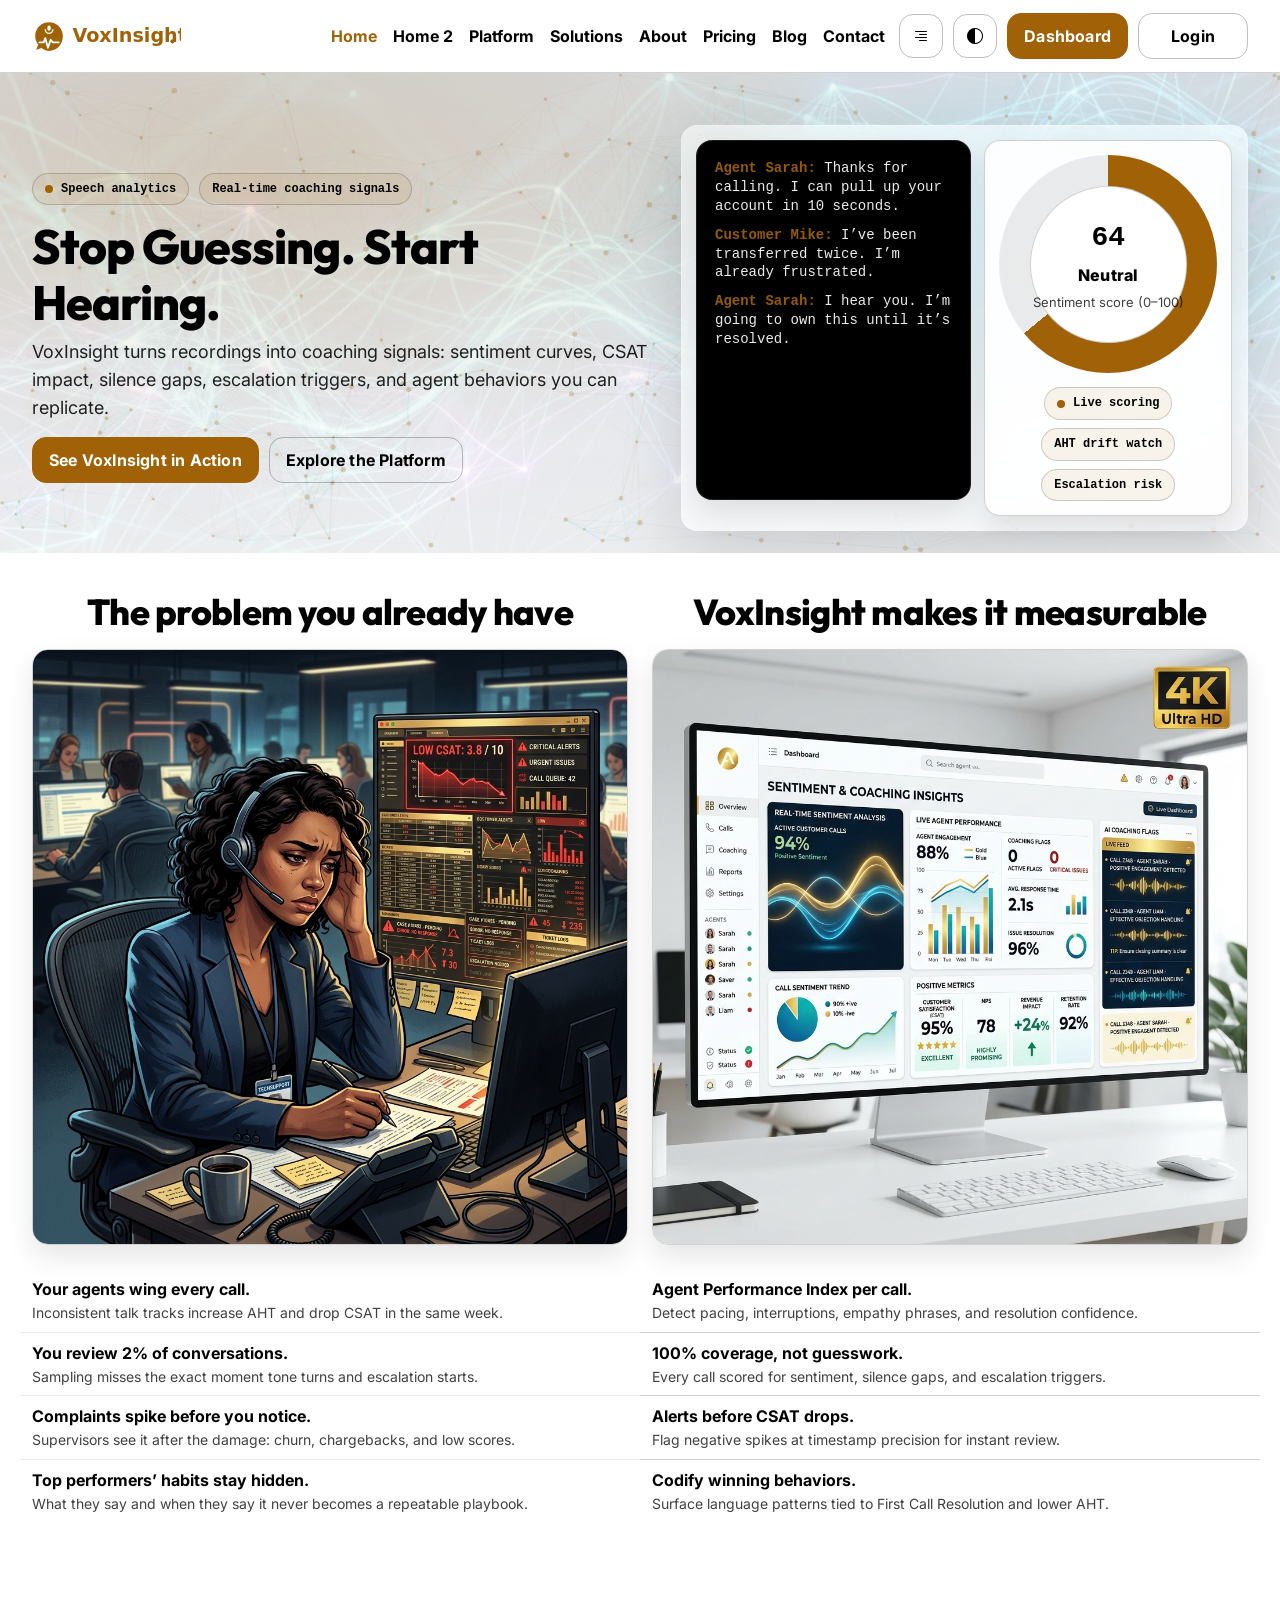
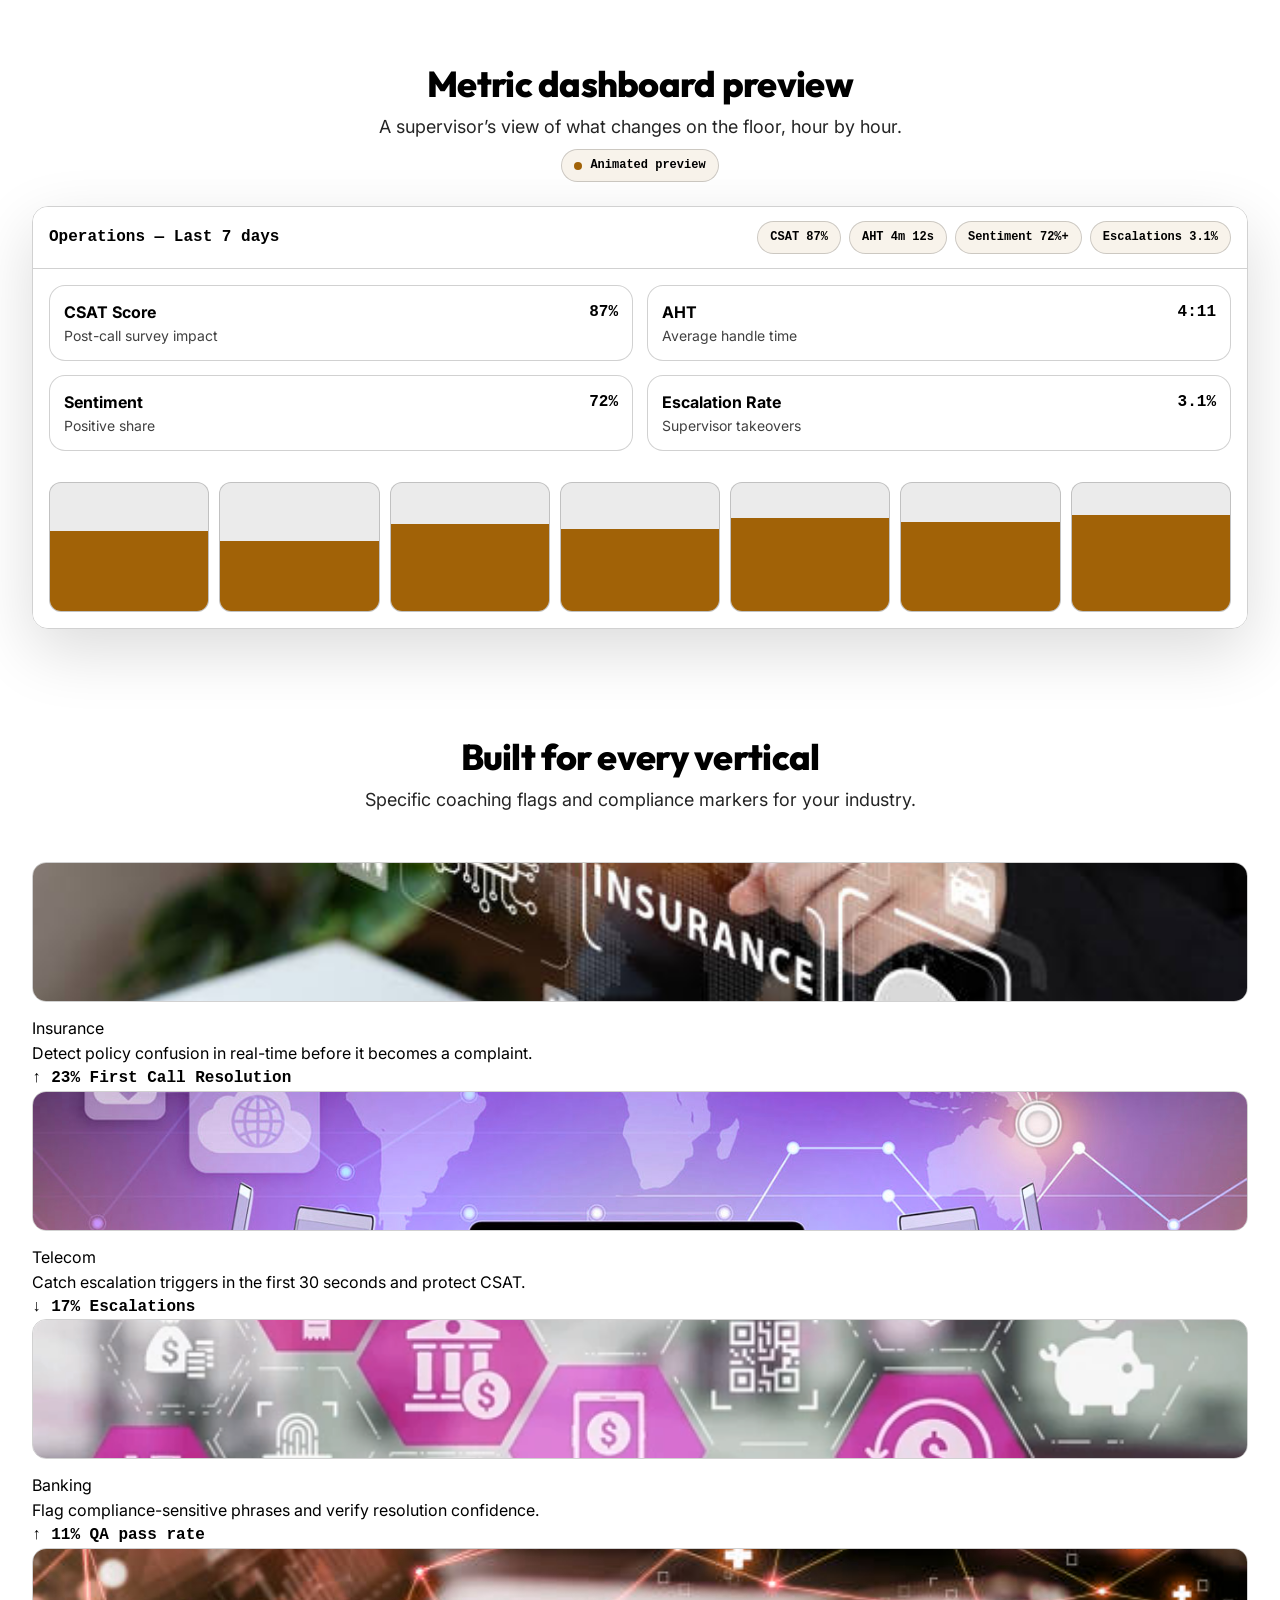
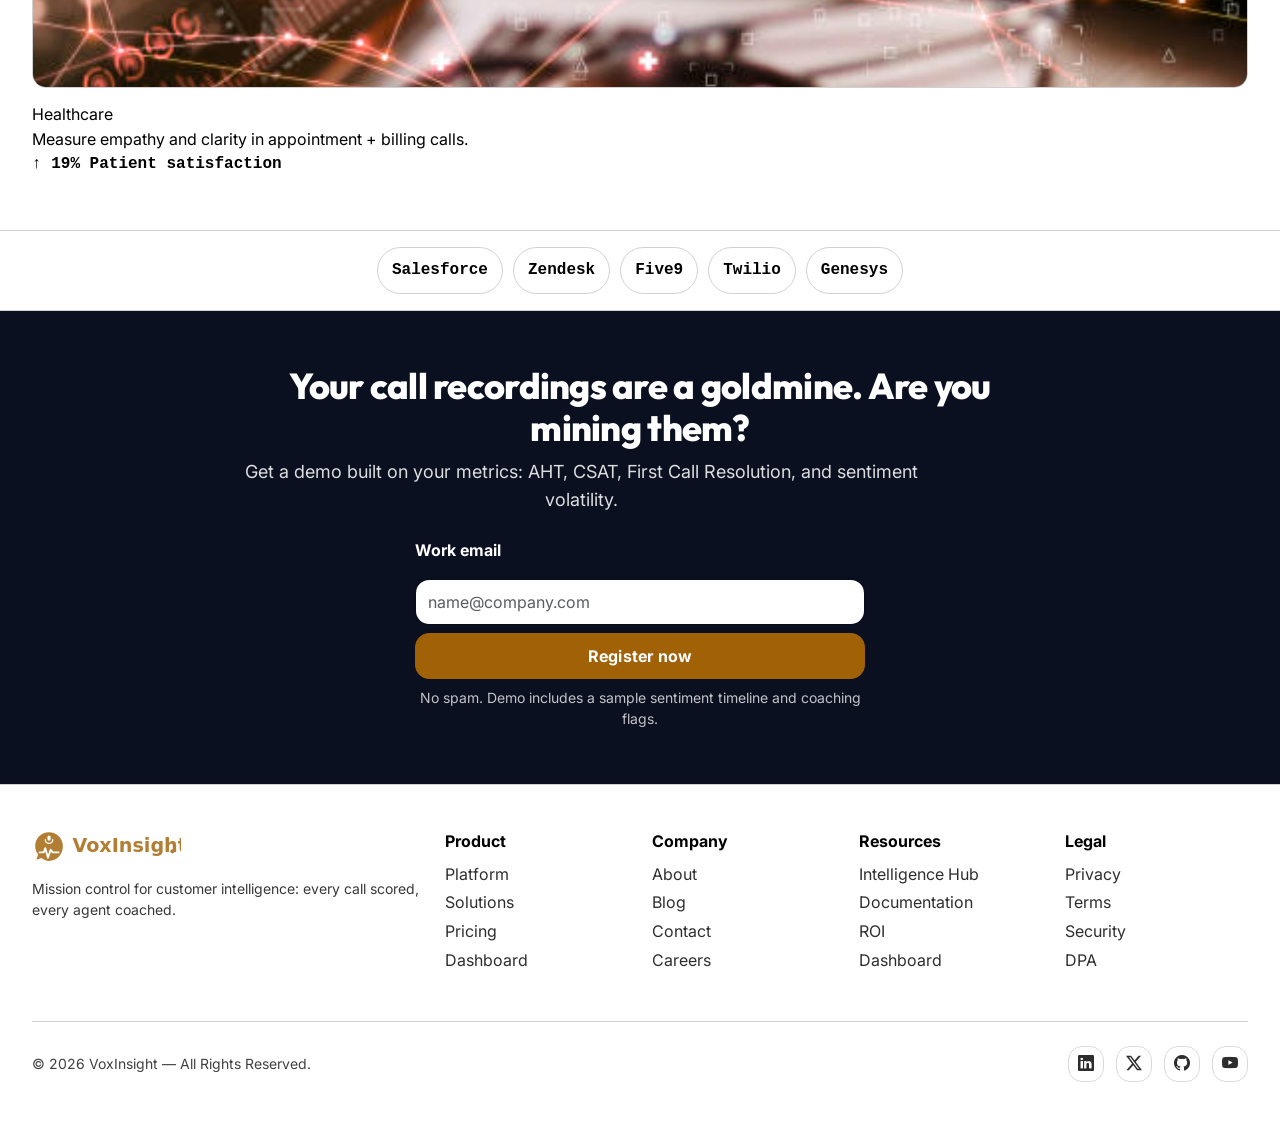
<file: index.html>
<!doctype html>
<html lang="en" dir="ltr">

<head>
  <meta charset="utf-8" />
  <meta name="viewport" content="width=device-width, initial-scale=1" />
  <title>VoxInsight — Speech Analytics Mission Control</title>
  <meta name="description"
    content="Analyze call center conversations with AI. Track sentiment, CSAT impact, AHT drift, escalation risk, and coaching opportunities in one dashboard." />
  <meta name="robots" content="index, follow" />
  <link rel="icon" type="image/svg+xml" href="assets/images/favicon.svg" />
  <link rel="preconnect" href="https://fonts.googleapis.com" />
  <link rel="preconnect" href="https://fonts.gstatic.com" crossorigin />
  <link href="https://fonts.googleapis.com/css2?family=Inter:wght@400;600;700;800;900&display=swap" rel="stylesheet" />
  <link href="https://cdn.jsdelivr.net/npm/bootstrap@5.3.3/dist/css/bootstrap.min.css" rel="stylesheet"
    integrity="sha384-QWTKZyjpPEjISv5WaRU9OFeRpok6YctnYmDr5pNlyT2bRjXh0JMhjY6hW+ALEwIH" crossorigin="anonymous" />
  <link href="https://cdn.jsdelivr.net/npm/bootstrap-icons@1.11.3/font/bootstrap-icons.min.css" rel="stylesheet" />
  <link href="assets/css/style.css" rel="stylesheet" />
  <link href="assets/css/dark-mode.css" rel="stylesheet" />
  <link href="assets/css/rtl.css" rel="stylesheet" />
  <script type="application/ld+json">
      {
        "@context": "https://schema.org",
        "@type": "SoftwareApplication",
        "name": "VoxInsight",
        "applicationCategory": "BusinessApplication",
        "operatingSystem": "Web",
        "offers": { "@type": "Offer", "price": "0", "priceCurrency": "USD" },
        "publisher": { "@type": "Organization", "name": "VoxInsight" }
      }
    </script>
</head>

<body id="top">
  <a class="vi-skip" href="#main">Skip to content</a>

  <header class="vi-navbar">
    <div class="container vi-container">
      <nav class="navbar navbar-expand-vi vi-nav-inner">
        <button class="navbar-toggler vi-nav-toggler" type="button" data-bs-toggle="offcanvas"
          data-bs-target="#viOffcanvas" aria-controls="viOffcanvas" aria-label="Open menu">
          <i class="bi bi-list" aria-hidden="true"></i>
        </button>




        <div class="vi-nav-brand">
          <a class="vi-logo" href="index.html" aria-label="VoxInsight home">
            <img src="assets/images/logo.svg" alt="VoxInsight Logo" height="34">
          </a>
        </div>

        <div class="collapse navbar-collapse">
          <div class="mx-auto d-flex flex-nowrap gap-3">
            <a class="vi-nav-link active" href="index.html">Home</a>
            <a class="vi-nav-link" href="home-2.html">Home 2</a>
            <a class="vi-nav-link" href="services.html">Platform</a>
            <a class="vi-nav-link" href="service-details.html">Solutions</a>
            <a class="vi-nav-link" href="about.html">About</a>
            <a class="vi-nav-link" href="pricing.html">Pricing</a>
            <a class="vi-nav-link" href="blog.html">Blog</a>
            <a class="vi-nav-link" href="contact.html">Contact</a>
          </div>
        </div>

        <div class="vi-nav-actions">
          <button class="btn btn-vi btn-vi-outline d-none d-sm-inline-flex" type="button" data-vi-dir-toggle
            aria-pressed="false" aria-label="Toggle direction">
            <i class="bi bi-text-right" aria-hidden="true"></i>
          </button>
          <button class="btn btn-vi btn-vi-outline d-none d-sm-inline-flex" type="button" data-vi-theme-toggle
            aria-pressed="false" aria-label="Toggle theme">
            <i class="bi bi-circle-half" aria-hidden="true"></i>
          </button>
          <a class="btn btn-vi btn-vi-primary d-none d-sm-inline-flex" href="dashboard.html">Dashboard</a>
          <a class="btn btn-vi btn-vi-outline d-none d-sm-inline-flex" href="login.html">Login</a>
        </div>
      </nav>
    </div>

  </header>

  <div class="offcanvas offcanvas-top vi-offcanvas" tabindex="-1" id="viOffcanvas" aria-labelledby="viOffcanvasLabel">
    <div class="offcanvas-header">
      <div class="vi-logo" id="viOffcanvasLabel">
        <img src="assets/images/logo.svg" alt="VoxInsight Logo" height="34">
      </div>
      <button type="button" class="btn-close" data-bs-dismiss="offcanvas" aria-label="Close"></button>
    </div>
    <div class="offcanvas-body">
      <nav class="nav flex-column" aria-label="Mobile">
        <a class="nav-link active" href="index.html">Home</a>
        <a class="nav-link" href="home-2.html">Home 2</a>
        <a class="nav-link" href="services.html">Platform</a>
        <a class="nav-link" href="service-details.html">Solutions</a>
        <a class="nav-link" href="about.html">About</a>
        <a class="nav-link" href="pricing.html">Pricing</a>
        <a class="nav-link" href="blog.html">Blog</a>
        <a class="nav-link" href="contact.html">Contact</a>
        <div class="mt-3 d-grid gap-2">
          <button class="btn btn-vi btn-vi-outline" type="button" data-vi-dir-toggle aria-pressed="false">
            <i class="bi bi-text-right" aria-hidden="true"></i>
          </button>
          <button class="btn btn-vi btn-vi-outline" type="button" data-vi-theme-toggle aria-pressed="false"
            aria-label="Toggle theme">
            <i class="bi bi-circle-half" aria-hidden="true"></i>
          </button>
          <a class="btn btn-vi btn-vi-primary" href="dashboard.html">Dashboard</a>
          <a class="btn btn-vi btn-vi-outline" href="login.html">Login</a>
        </div>
      </nav>
    </div>
  </div>

  <main id="main">
    <section class="vi-hero">
      <canvas class="vi-hero-canvas" data-vi-hero-canvas aria-hidden="true"></canvas>
      <div class="container vi-container">
        <div class="vi-hero-grid">
          <div class="vi-hero-copy">
            <div class="vi-hero-kicker">
              <span class="vi-badge dot">Speech analytics</span>
              <span class="vi-badge">Real-time coaching signals</span>
            </div>
            <h1 class="vi-h1">Stop Guessing. Start Hearing.</h1>
            <p class="vi-lead mt-2 mx-auto mx-lg-0">
              VoxInsight turns recordings into coaching signals: sentiment curves, CSAT impact, silence gaps, escalation
              triggers, and agent behaviors you can replicate.
            </p>
            <div class="vi-hero-actions">
              <a class="btn btn-vi btn-vi-primary" href="dashboard.html">See VoxInsight in Action</a>
              <a class="btn btn-vi btn-vi-outline" href="services.html">Explore the Platform</a>
            </div>
          </div>

          <div class="vi-hero-panel">
            <div class="vi-hero-panel-inner">
              <div class="vi-transcript">
                <div class="vi-transcript-inner" data-vi-transcript aria-live="polite"
                  aria-label="Live transcript simulation"></div>
              </div>
              <div class="vi-gauge">
                <div class="vi-gauge-ring" data-vi-gauge-ring style="--vi-gauge-deg:240deg">
                  <div class="vi-gauge-center">
                    <div class="score" data-vi-gauge-score>78</div>
                    <div class="state" data-vi-gauge-state>Positive</div>
                    <div class="hint">Sentiment score (0–100)</div>
                  </div>
                </div>
                <div class="d-flex flex-wrap gap-2 justify-content-center">
                  <span class="vi-badge dot">Live scoring</span>
                  <span class="vi-badge">AHT drift watch</span>
                  <span class="vi-badge">Escalation risk</span>
                </div>
              </div>
            </div>
          </div>
        </div>
      </div>
    </section>

    <section class="vi-section compact">
      <div class="container vi-container text-center">
        <div class="row mb-5">
          <div class="col-12 col-lg-6 mb-4 mb-lg-0">
            <h2 class="vi-h2 mb-3">The problem you already have</h2>
            <div class="vi-pain-img">
              <img src="assets/images/pain-points.png" alt="Call center frustration visual" loading="lazy">
            </div>
            <div class="text-start">
              <div class="row py-2 border-bottom border-light-subtle">
                <div class="col-12 fw-bold">Your agents wing every call.</div>
                <div class="col-12 opacity-75 small">Inconsistent talk tracks increase AHT and drop CSAT in the same week.</div>
              </div>
              <div class="row py-2 border-bottom border-light-subtle">
                <div class="col-12 fw-bold">You review 2% of conversations.</div>
                <div class="col-12 opacity-75 small">Sampling misses the exact moment tone turns and escalation starts.</div>
              </div>
              <div class="row py-2 border-bottom border-light-subtle">
                <div class="col-12 fw-bold">Complaints spike before you notice.</div>
                <div class="col-12 opacity-75 small">Supervisors see it after the damage: churn, chargebacks, and low scores.</div>
              </div>
              <div class="row py-2">
                <div class="col-12 fw-bold">Top performers’ habits stay hidden.</div>
                <div class="col-12 opacity-75 small">What they say and when they say it never becomes a repeatable playbook.</div>
              </div>
            </div>
          </div>
          <div class="col-12 col-lg-6">
            <h2 class="vi-h2 mb-3">VoxInsight makes it measurable</h2>
            <div class="vi-answer-img">
              <img src="assets/images/ai-solution.png" alt="AI Analytics Dashboard solution" loading="lazy">
            </div>
            <div class="text-start">
              <div class="row py-2 border-bottom border-subtle">
                <div class="col-12 fw-bold">Agent Performance Index per call.</div>
                <div class="col-12 opacity-75 small">Detect pacing, interruptions, empathy phrases, and resolution confidence.</div>
              </div>
              <div class="row py-2 border-bottom border-subtle">
                <div class="col-12 fw-bold">100% coverage, not guesswork.</div>
                <div class="col-12 opacity-75 small">Every call scored for sentiment, silence gaps, and escalation triggers.</div>
              </div>
              <div class="row py-2 border-bottom border-subtle">
                <div class="col-12 fw-bold">Alerts before CSAT drops.</div>
                <div class="col-12 opacity-75 small">Flag negative spikes at timestamp precision for instant review.</div>
              </div>
              <div class="row py-2">
                <div class="col-12 fw-bold">Codify winning behaviors.</div>
                <div class="col-12 opacity-75 small">Surface language patterns tied to First Call Resolution and lower AHT.</div>
              </div>
            </div>
          </div>
        </div>
      </div>
    </section>

    <section class="vi-section">
      <div class="container vi-container">
        <div class="text-center mb-4">
          <h2 class="vi-h2 mb-2">Metric dashboard preview</h2>
          <p class="vi-lead mb-2 mx-auto" style="max-width: 700px;">A supervisor’s view of what changes on the floor, hour by hour.</p>
          <span class="vi-badge dot">Animated preview</span>
        </div>

        <div class="vi-dashboard-mock mt-3" data-vi-dashboard-mock>
          <div class="vi-dashboard-top">
            <div class="vi-mono fw-bold">Operations — Last 7 days</div>
            <div class="d-flex flex-wrap gap-2">
              <span class="vi-badge">CSAT 87%</span>
              <span class="vi-badge">AHT 4m 12s</span>
              <span class="vi-badge">Sentiment 72%+</span>
              <span class="vi-badge">Escalations 3.1%</span>
            </div>
          </div>
          <div class="p-3">
            <div class="vi-grid-2">
              <div class="vi-card vi-card-tight">
                <div class="vi-card-body vi-metric">
                  <div>
                    <div class="label">CSAT Score</div>
                    <div class="small opacity-75">Post-call survey impact</div>
                  </div>
                  <div class="value" data-vi-count="percent" data-vi-to="87">87%</div>
                </div>
              </div>
              <div class="vi-card vi-card-tight">
                <div class="vi-card-body vi-metric">
                  <div>
                    <div class="label">AHT</div>
                    <div class="small opacity-75">Average handle time</div>
                  </div>
                  <div class="value" data-vi-count="time" data-vi-to="252">4:12</div>
                </div>
              </div>
              <div class="vi-card vi-card-tight">
                <div class="vi-card-body vi-metric">
                  <div>
                    <div class="label">Sentiment</div>
                    <div class="small opacity-75">Positive share</div>
                  </div>
                  <div class="value" data-vi-count="percent" data-vi-to="72">72%</div>
                </div>
              </div>
              <div class="vi-card vi-card-tight">
                <div class="vi-card-body vi-metric">
                  <div>
                    <div class="label">Escalation Rate</div>
                    <div class="small opacity-75">Supervisor takeovers</div>
                  </div>
                  <div class="value" data-vi-count="decimal" data-vi-to="3.1">3.1%</div>
                </div>
              </div>
            </div>
          </div>
          <div class="vi-bars" aria-label="Weekly sentiment trend">
            <div class="vi-bar" aria-label="Monday"><span data-vi-bar="62"></span></div>
            <div class="vi-bar" aria-label="Tuesday"><span data-vi-bar="54"></span></div>
            <div class="vi-bar" aria-label="Wednesday"><span data-vi-bar="68"></span></div>
            <div class="vi-bar" aria-label="Thursday"><span data-vi-bar="64"></span></div>
            <div class="vi-bar" aria-label="Friday"><span data-vi-bar="72"></span></div>
            <div class="vi-bar" aria-label="Saturday"><span data-vi-bar="69"></span></div>
            <div class="vi-bar" aria-label="Sunday"><span data-vi-bar="75"></span></div>
          </div>
        </div>
      </div>
    </section>

    <section class="vi-section">
      <div class="container vi-container">
        <div class="text-center mb-5">
          <h2 class="vi-h2 mb-2">Built for every vertical</h2>
          <p class="vi-lead mx-auto" style="max-width: 600px;">Specific coaching flags and compliance markers for your industry.</p>
        </div>
        <div class="vi-verticals">
          <div class="vi-row item-insurance">
            <div class="vi-vertical-card-img">
              <img src="assets/images/insurance.jpg" alt="Insurance Industry" loading="lazy">
            </div>
            <div class="k">Insurance</div>
            <div class="u">Detect policy confusion in real-time before it becomes a complaint.</div>
            <div class="m">↑ 23% First Call Resolution</div>
          </div>
          <div class="vi-row item-telecom">
            <div class="vi-vertical-card-img">
              <img src="assets/images/telecome.jpeg" alt="Telecom Industry" loading="lazy">
            </div>
            <div class="k">Telecom</div>
            <div class="u">Catch escalation triggers in the first 30 seconds and protect CSAT.</div>
            <div class="m">↓ 17% Escalations</div>
          </div>
          <div class="vi-row item-banking">
            <div class="vi-vertical-card-img">
              <img src="assets/images/banking.webp" alt="Banking Industry" loading="lazy">
            </div>
            <div class="k">Banking</div>
            <div class="u">Flag compliance-sensitive phrases and verify resolution confidence.</div>
            <div class="m">↑ 11% QA pass rate</div>
          </div>
          <div class="vi-row item-healthcare">
            <div class="vi-vertical-card-img">
              <img src="assets/images/helthcare.jpg" alt="Healthcare Industry" loading="lazy">
            </div>
            <div class="k">Healthcare</div>
            <div class="u">Measure empathy and clarity in appointment + billing calls.</div>
            <div class="m">↑ 19% Patient satisfaction</div>
          </div>
        </div>
      </div>
    </section>

    <section class="vi-trust">
      <div class="container vi-container">
        <div class="d-flex flex-wrap justify-content-center row-gap">
          <div class="item">Salesforce</div>
          <div class="item">Zendesk</div>
          <div class="item">Five9</div>
          <div class="item">Twilio</div>
          <div class="item">Genesys</div>
        </div>
      </div>
    </section>

    <section class="vi-section dark">
      <div class="container vi-container text-center">
        <div class="mx-auto" style="max-width: 800px;">
          <h2 class="vi-h2">Your call recordings are a goldmine. Are you mining them?</h2>
          <p class="vi-lead mt-2 mb-4">Get a demo built on your metrics: AHT, CSAT, First Call Resolution, and sentiment
            volatility.</p>
          <form class="vi-form needs-validation mx-auto" id="demo" novalidate style="max-width: 450px;">
            <div class="d-grid gap-2 text-start">
              <label class="form-label fw-bold" for="emailDemo">Work email</label>
              <input class="form-control" id="emailDemo" type="email" placeholder="name@company.com" required />
              <div class="invalid-feedback">Enter a valid email address.</div>
              <a class="btn btn-vi btn-vi-primary" href="register.html">Register now</a>
              <div class="small opacity-75 text-center">No spam. Demo includes a sample sentiment timeline and coaching flags.</div>
            </div>
          </form>
        </div>
      </div>
    </section>
  </main>

  <footer class="vi-footer">
    <div class="container vi-container">
      <div class="row g-4">
        <div class="col-12 col-lg-4">
          <a class="vi-logo" href="index.html" aria-label="VoxInsight home">
            <img src="assets/images/logo.svg" alt="VoxInsight Logo" height="34">
          </a>
          <p class="mt-2 mb-0 small">Mission control for customer intelligence: every call scored, every agent coached.
          </p>
        </div>
        <div class="col-6 col-lg-2">
          <div class="fw-bold mb-2">Product</div>
          <div class="d-grid gap-1">
            <a href="services.html">Platform</a>
            <a href="service-details.html">Solutions</a>
            <a href="pricing.html">Pricing</a>
            <a href="dashboard.html">Dashboard</a>
          </div>
        </div>
        <div class="col-6 col-lg-2">
          <div class="fw-bold mb-2">Company</div>
          <div class="d-grid gap-1">
            <a href="about.html">About</a>
            <a href="blog.html">Blog</a>
            <a href="contact.html">Contact</a>
            <a href="coming-soon.html">Careers</a>
          </div>
        </div>
        <div class="col-6 col-lg-2">
          <div class="fw-bold mb-2">Resources</div>
          <div class="d-grid gap-1">
            <a href="blog.html">Intelligence Hub</a>
            <a href="services.html">Documentation</a>
            <a href="pricing.html">ROI</a>
            <a href="dashboard.html">Dashboard</a>
          </div>
        </div>
        <div class="col-6 col-lg-2">
          <div class="fw-bold mb-2">Legal</div>
          <div class="d-grid gap-1">
            <a href="404.html">Privacy</a>
            <a href="404.html">Terms</a>
            <a href="404.html">Security</a>
            <a href="404.html">DPA</a>
          </div>
        </div>
      </div>
      <div class="d-flex flex-column flex-lg-row flex-wrap justify-content-center justify-content-lg-between align-items-center gap-3 mt-5 pt-4 border-top text-center text-lg-start">
        <div class="small opacity-75">© 2026 VoxInsight — All Rights Reserved.</div>

        <div class="vi-social-links">
          <a href="#" aria-label="LinkedIn"><i class="bi bi-linkedin"></i></a>
          <a href="#" aria-label="X (Twitter)"><i class="bi bi-twitter-x"></i></a>
          <a href="#" aria-label="GitHub"><i class="bi bi-github"></i></a>
          <a href="#" aria-label="YouTube"><i class="bi bi-youtube"></i></a>
        </div>

      </div>
    </div>
  </footer>

  <script src="https://cdn.jsdelivr.net/npm/bootstrap@5.3.3/dist/js/bootstrap.bundle.min.js"
    integrity="sha384-YvpcrYf0tY3lHB60NNkmXc5s9fDVZLESaAA55NDzOxhy9GkcIdslK1eN7N6jIeHz"
    crossorigin="anonymous"></script>
  <script src="assets/js/main.js"></script>
</body>

</html>
</file>
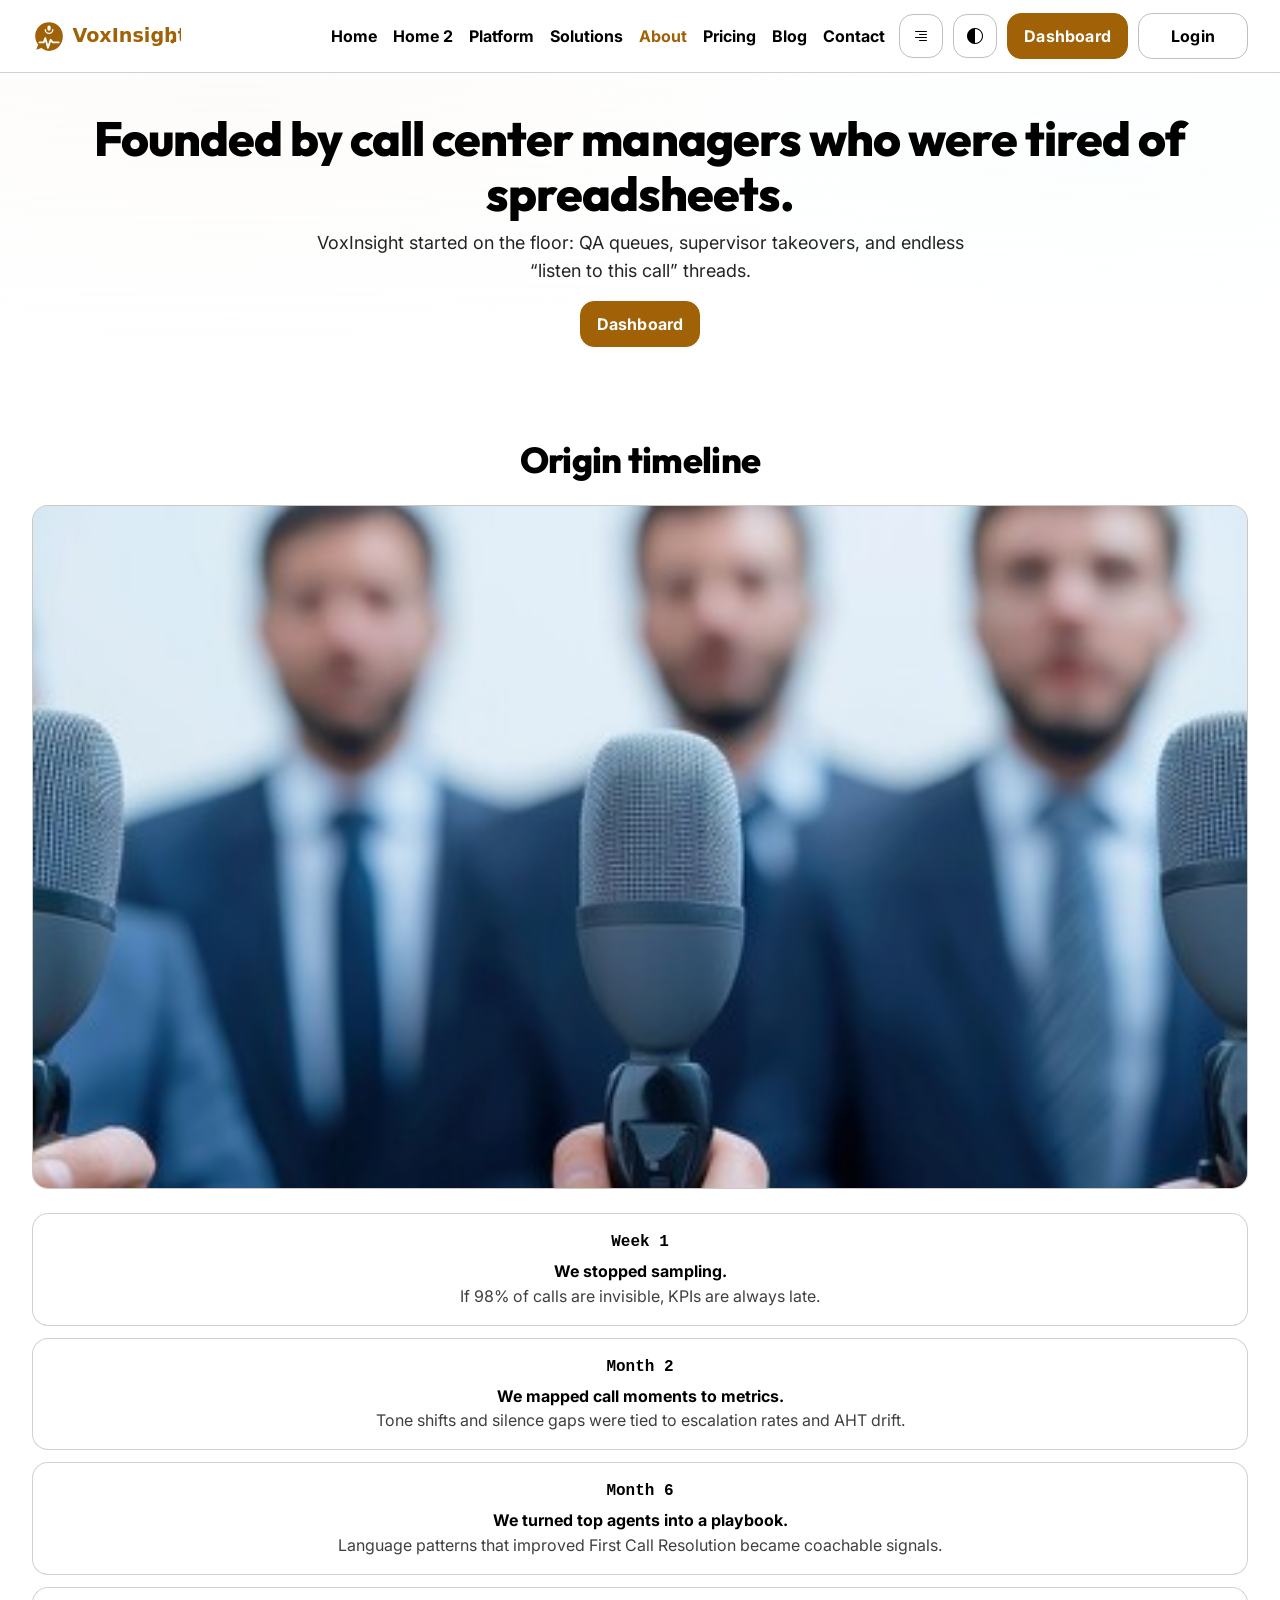
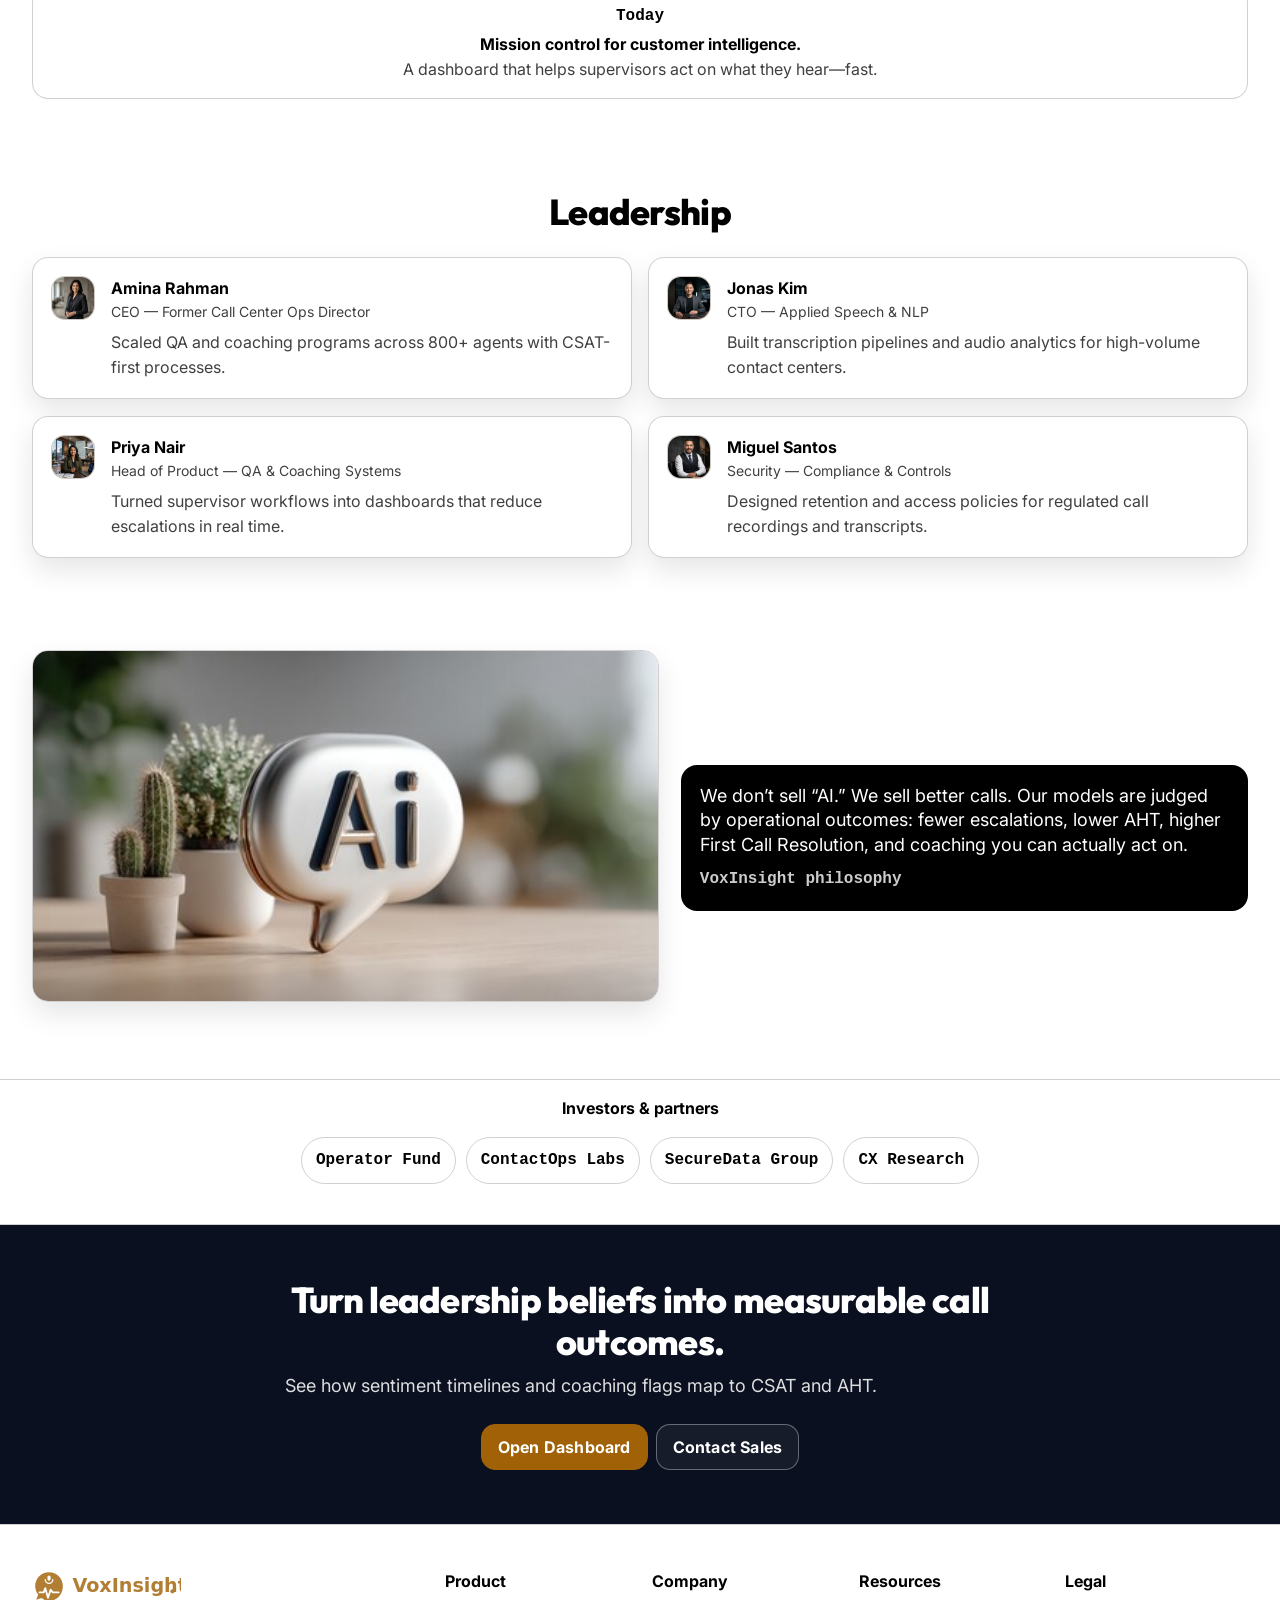
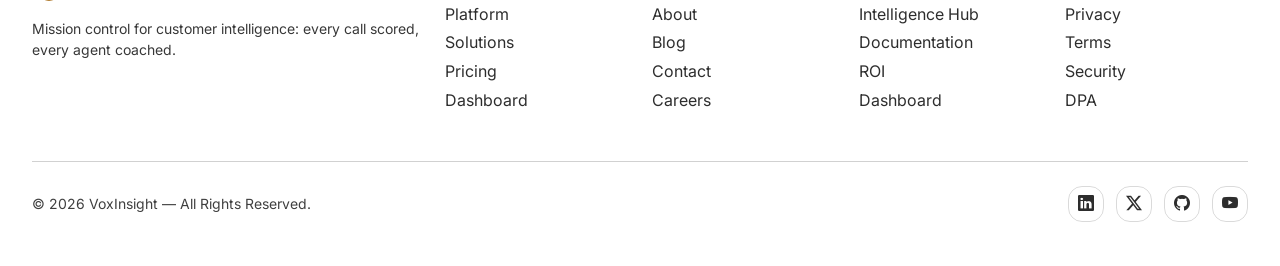
<file: about.html>
<!doctype html>
<html lang="en" dir="ltr">

<head>
  <meta charset="utf-8" />
  <meta name="viewport" content="width=device-width, initial-scale=1" />
  <title>About VoxInsight — Built by Call Center Operators</title>
  <meta name="description"
    content="VoxInsight was founded by call center managers tired of spreadsheets and sampling. We built a mission-control platform for coaching and sentiment intelligence." />
  <link rel="icon" type="image/svg+xml" href="assets/images/favicon.svg" />
  <link rel="preconnect" href="https://fonts.googleapis.com" />
  <link rel="preconnect" href="https://fonts.gstatic.com" crossorigin />
  <link href="https://fonts.googleapis.com/css2?family=Inter:wght@400;600;700;800;900&display=swap" rel="stylesheet" />
  <link href="https://cdn.jsdelivr.net/npm/bootstrap@5.3.3/dist/css/bootstrap.min.css" rel="stylesheet"
    integrity="sha384-QWTKZyjpPEjISv5WaRU9OFeRpok6YctnYmDr5pNlyT2bRjXh0JMhjY6hW+ALEwIH" crossorigin="anonymous" />
  <link href="https://cdn.jsdelivr.net/npm/bootstrap-icons@1.11.3/font/bootstrap-icons.min.css" rel="stylesheet" />
  <link href="assets/css/style.css" rel="stylesheet" />
  <link href="assets/css/dark-mode.css" rel="stylesheet" />
  <link href="assets/css/rtl.css" rel="stylesheet" />
  <style>
    .vi-timeline {
      display: grid;
      gap: 12px
    }

    .vi-step {
      border: 1px solid var(--vi-border);
      border-radius: var(--vi-radius);
      padding: 16px;
      background: var(--vi-surface)
    }

    .vi-step .k {
      font-family: var(--vi-mono);
      font-weight: 900
    }

    .vi-quote {
      border: 1px solid var(--vi-border);
      border-radius: var(--vi-radius);
      padding: 18px;
      background: var(--vi-black);
      color: var(--vi-white)
    }

    .vi-quote p {
      font-size: 18px;
      line-height: 1.35;
      margin: 0
    }

    .vi-quote .sig {
      margin-top: 10px;
      opacity: .8;
      font-family: var(--vi-mono);
      font-weight: 900
    }

    [data-theme="dark"] .vi-step {
      background: var(--vi-surface)
    }
  </style>
</head>

<body id="top">
  <a class="vi-skip" href="#main">Skip to content</a>

  <header class="vi-navbar">
    <div class="container vi-container">
      <nav class="navbar navbar-expand-vi vi-nav-inner">
        <button class="navbar-toggler vi-nav-toggler" type="button" data-bs-toggle="offcanvas"
          data-bs-target="#viOffcanvas" aria-controls="viOffcanvas" aria-label="Open menu">
          <i class="bi bi-list" aria-hidden="true"></i>
        </button>

        <div class="vi-nav-brand">
          <a class="vi-logo" href="index.html" aria-label="VoxInsight home">
            <img src="assets/images/logo.svg" alt="VoxInsight Logo" height="34">
          </a>
        </div>

        <div class="collapse navbar-collapse">
          <div class="mx-auto d-flex flex-nowrap gap-3">
            <a class="vi-nav-link" href="index.html">Home</a>
            <a class="vi-nav-link" href="home-2.html">Home 2</a>
            <a class="vi-nav-link" href="services.html">Platform</a>
            <a class="vi-nav-link" href="service-details.html">Solutions</a>
            <a class="vi-nav-link active" href="about.html">About</a>
            <a class="vi-nav-link" href="pricing.html">Pricing</a>
            <a class="vi-nav-link" href="blog.html">Blog</a>
            <a class="vi-nav-link" href="contact.html">Contact</a>
          </div>
        </div>

        <div class="vi-nav-actions">
          <button class="btn btn-vi btn-vi-outline d-none d-sm-inline-flex" type="button" data-vi-dir-toggle
            aria-pressed="false" aria-label="Toggle direction">
            <i class="bi bi-text-right" aria-hidden="true"></i>
          </button>
          <button class="btn btn-vi btn-vi-outline d-none d-sm-inline-flex" type="button" data-vi-theme-toggle
            aria-pressed="false" aria-label="Toggle theme">
            <i class="bi bi-circle-half" aria-hidden="true"></i>
          </button>
          <a class="btn btn-vi btn-vi-primary d-none d-sm-inline-flex" href="dashboard.html">Dashboard</a>
          <a class="btn btn-vi btn-vi-outline d-none d-sm-inline-flex" href="login.html">Login</a>
        </div>
      </nav>
    </div>

  </header>

  <div class="offcanvas offcanvas-top vi-offcanvas" tabindex="-1" id="viOffcanvas" aria-labelledby="viOffcanvasLabel">
    <div class="offcanvas-header">
      <div class="vi-logo" id="viOffcanvasLabel">
        <img src="assets/images/logo.svg" alt="VoxInsight Logo" height="34">
      </div>
      <button type="button" class="btn-close" data-bs-dismiss="offcanvas" aria-label="Close"></button>
    </div>
    <div class="offcanvas-body">
      <nav class="nav flex-column" aria-label="Mobile">
        <a class="nav-link" href="index.html">Home</a>
        <a class="nav-link" href="home-2.html">Home 2</a>
        <a class="nav-link" href="services.html">Platform</a>
        <a class="nav-link" href="service-details.html">Solutions</a>
        <a class="nav-link active" href="about.html">About</a>
        <a class="nav-link" href="pricing.html">Pricing</a>
        <a class="nav-link" href="blog.html">Blog</a>
        <a class="nav-link" href="contact.html">Contact</a>
        <div class="mt-3 d-grid gap-2">
          <button class="btn btn-vi btn-vi-outline" type="button" data-vi-dir-toggle aria-pressed="false">
            <i class="bi bi-text-right" aria-hidden="true"></i>
          </button>
          <button class="btn btn-vi btn-vi-outline" type="button" data-vi-theme-toggle aria-pressed="false"
            aria-label="Toggle theme">
            <i class="bi bi-circle-half" aria-hidden="true"></i>
          </button>
          <a class="btn btn-vi btn-vi-primary" href="dashboard.html">Dashboard</a>
          <a class="btn btn-vi btn-vi-outline" href="login.html">Login</a>
        </div>
      </nav>
    </div>
  </div>

  <main id="main">
    <section class="vi-section compact vi-page-hero">
      <div class="container vi-container">
        <div class="text-center">
          <h1 class="vi-h1 mb-2">Founded by call center managers who were tired of spreadsheets.</h1>
          <p class="vi-lead mb-3 mx-auto">VoxInsight started on the floor: QA queues, supervisor takeovers, and endless
            “listen to this call” threads.</p>
          <div class="d-flex justify-content-center">
            <a class="btn btn-vi btn-vi-primary" href="dashboard.html">Dashboard</a>
          </div>
        </div>
      </div>
    </section>

    <section class="vi-section">
      <div class="container vi-container text-center">
        <h2 class="vi-h2 mb-4">Origin timeline</h2>
        <div class="vi-img-box mb-4">
          <img src="assets/images/about-origin.jpg" alt="VoxInsight Origin Story" loading="lazy">
        </div>
        <div class="vi-timeline">
          <div class="vi-step">
            <div class="k">Week 1</div>
            <div class="fw-bold mt-1">We stopped sampling.</div>
            <div class="opacity-75">If 98% of calls are invisible, KPIs are always late.</div>
          </div>
          <div class="vi-step">
            <div class="k">Month 2</div>
            <div class="fw-bold mt-1">We mapped call moments to metrics.</div>
            <div class="opacity-75">Tone shifts and silence gaps were tied to escalation rates and AHT drift.</div>
          </div>
          <div class="vi-step">
            <div class="k">Month 6</div>
            <div class="fw-bold mt-1">We turned top agents into a playbook.</div>
            <div class="opacity-75">Language patterns that improved First Call Resolution became coachable signals.
            </div>
          </div>
          <div class="vi-step">
            <div class="k">Today</div>
            <div class="fw-bold mt-1">Mission control for customer intelligence.</div>
            <div class="opacity-75">A dashboard that helps supervisors act on what they hear—fast.</div>
          </div>
        </div>
      </div>
    </section>

    <section class="vi-section compact">
      <div class="container vi-container text-center">
        <h2 class="vi-h2 mb-4">Leadership</h2>
        <div class="row g-3">
          <div class="col-12 col-lg-6">
            <div class="vi-card">
              <div class="vi-card-body text-start">
                <div class="d-flex align-items-start gap-3">
                  <div class="vi-avatar">
                    <img src="assets/images/amina-rahman.png" alt="Amina Rahman">
                  </div>
                  <div>
                    <div class="fw-bold">Amina Rahman</div>
                    <div class="small opacity-75">CEO — Former Call Center Ops Director</div>
                    <div class="mt-2 opacity-75">Scaled QA and coaching programs across 800+ agents with CSAT-first processes.</div>
                  </div>
                </div>
              </div>
            </div>
          </div>
          <div class="col-12 col-lg-6">
            <div class="vi-card">
              <div class="vi-card-body text-start">
                <div class="d-flex align-items-start gap-3">
                  <div class="vi-avatar">
                    <img src="assets/images/jonas-kim.png" alt="Jonas Kim">
                  </div>
                  <div>
                    <div class="fw-bold">Jonas Kim</div>
                    <div class="small opacity-75">CTO — Applied Speech &amp; NLP</div>
                    <div class="mt-2 opacity-75">Built transcription pipelines and audio analytics for high-volume contact centers.</div>
                  </div>
                </div>
              </div>
            </div>
          </div>
          <div class="col-12 col-lg-6">
            <div class="vi-card">
              <div class="vi-card-body text-start">
                <div class="d-flex align-items-start gap-3">
                  <div class="vi-avatar">
                    <img src="assets/images/priya-nair.png" alt="Priya Nair">
                  </div>
                  <div>
                    <div class="fw-bold">Priya Nair</div>
                    <div class="small opacity-75">Head of Product — QA &amp; Coaching Systems</div>
                    <div class="mt-2 opacity-75">Turned supervisor workflows into dashboards that reduce escalations in real time.</div>
                  </div>
                </div>
              </div>
            </div>
          </div>
          <div class="col-12 col-lg-6">
            <div class="vi-card">
              <div class="vi-card-body text-start">
                <div class="d-flex align-items-start gap-3">
                  <div class="vi-avatar">
                    <img src="assets/images/miguel-santos.png" alt="Miguel Santos">
                  </div>
                  <div>
                    <div class="fw-bold">Miguel Santos</div>
                    <div class="small opacity-75">Security — Compliance &amp; Controls</div>
                    <div class="mt-2 opacity-75">Designed retention and access policies for regulated call recordings and transcripts.</div>
                  </div>
                </div>
              </div>
            </div>
          </div>
        </div>
      </div>
    </section>

    <section class="vi-section">
      <div class="container vi-container">
        <div class="vi-split align-items-center">
          <div class="vi-answer-img">
            <img src="assets/images/AI.jpg" alt="Our Approach to AI" loading="lazy">
          </div>
          <div class="vi-quote">
            <p>We don’t sell “AI.” We sell better calls. Our models are judged by operational outcomes: fewer
              escalations,
              lower AHT, higher First Call Resolution, and coaching you can actually act on.</p>
            <div class="sig">VoxInsight philosophy</div>
          </div>
        </div>
      </div>
    </section>

    <section class="vi-trust">
      <div class="container vi-container">
        <div class="text-center mb-4">
          <div class="fw-bold mb-3">Investors &amp; partners</div>
          <div class="d-flex flex-wrap justify-content-center row-gap">
            <div class="item">Operator Fund</div>
            <div class="item">ContactOps Labs</div>
            <div class="item">SecureData Group</div>
            <div class="item">CX Research</div>
          </div>
        </div>
      </div>
    </section>

    <section class="vi-section dark">
      <div class="container vi-container text-center">
        <div class="mx-auto" style="max-width: 800px;">
          <h2 class="vi-h2">Turn leadership beliefs into measurable call outcomes.</h2>
          <p class="vi-lead mt-2 mb-4">See how sentiment timelines and coaching flags map to CSAT and AHT.</p>
          <div class="d-flex flex-wrap gap-2 justify-content-center">
            <a class="btn btn-vi btn-vi-primary" href="dashboard.html">Open Dashboard</a>
            <a class="btn btn-vi btn-vi-outline" href="contact.html">Contact Sales</a>
          </div>
        </div>
      </div>
    </section>
  </main>

  <footer class="vi-footer">
    <div class="container vi-container">
      <div class="row g-4">
        <div class="col-12 col-lg-4">
          <a class="vi-logo" href="index.html" aria-label="VoxInsight home">
            <img src="assets/images/logo.svg" alt="VoxInsight Logo" height="34">
          </a>
          <p class="mt-2 mb-0 small">Mission control for customer intelligence: every call scored, every agent coached.
          </p>
        </div>
        <div class="col-6 col-lg-2">
          <div class="fw-bold mb-2">Product</div>
          <div class="d-grid gap-1">
            <a href="services.html">Platform</a>
            <a href="service-details.html">Solutions</a>
            <a href="pricing.html">Pricing</a>
            <a href="dashboard.html">Dashboard</a>
          </div>
        </div>
        <div class="col-6 col-lg-2">
          <div class="fw-bold mb-2">Company</div>
          <div class="d-grid gap-1">
            <a href="about.html">About</a>
            <a href="blog.html">Blog</a>
            <a href="contact.html">Contact</a>
            <a href="coming-soon.html">Careers</a>
          </div>
        </div>
        <div class="col-6 col-lg-2">
          <div class="fw-bold mb-2">Resources</div>
          <div class="d-grid gap-1">
            <a href="blog.html">Intelligence Hub</a>
            <a href="services.html">Documentation</a>
            <a href="pricing.html">ROI</a>
            <a href="dashboard.html">Dashboard</a>
          </div>
        </div>
        <div class="col-6 col-lg-2">
          <div class="fw-bold mb-2">Legal</div>
          <div class="d-grid gap-1">
            <a href="404.html">Privacy</a>
            <a href="404.html">Terms</a>
            <a href="404.html">Security</a>
            <a href="404.html">DPA</a>
          </div>
        </div>
      </div>
      <div
        class="d-flex flex-column flex-lg-row flex-wrap justify-content-center justify-content-lg-between align-items-center gap-3 mt-5 pt-4 border-top text-center text-lg-start">
        <div class="small opacity-75">© 2026 VoxInsight — All Rights Reserved.</div>

        <div class="vi-social-links">
          <a href="#" aria-label="LinkedIn"><i class="bi bi-linkedin"></i></a>
          <a href="#" aria-label="X (Twitter)"><i class="bi bi-twitter-x"></i></a>
          <a href="#" aria-label="GitHub"><i class="bi bi-github"></i></a>
          <a href="#" aria-label="YouTube"><i class="bi bi-youtube"></i></a>
        </div>

      </div>
    </div>
  </footer>

  <script src="https://cdn.jsdelivr.net/npm/bootstrap@5.3.3/dist/js/bootstrap.bundle.min.js"
    integrity="sha384-YvpcrYf0tY3lHB60NNkmXc5s9fDVZLESaAA55NDzOxhy9GkcIdslK1eN7N6jIeHz"
    crossorigin="anonymous"></script>
  <script src="assets/js/main.js"></script>
</body>

</html>
</file>
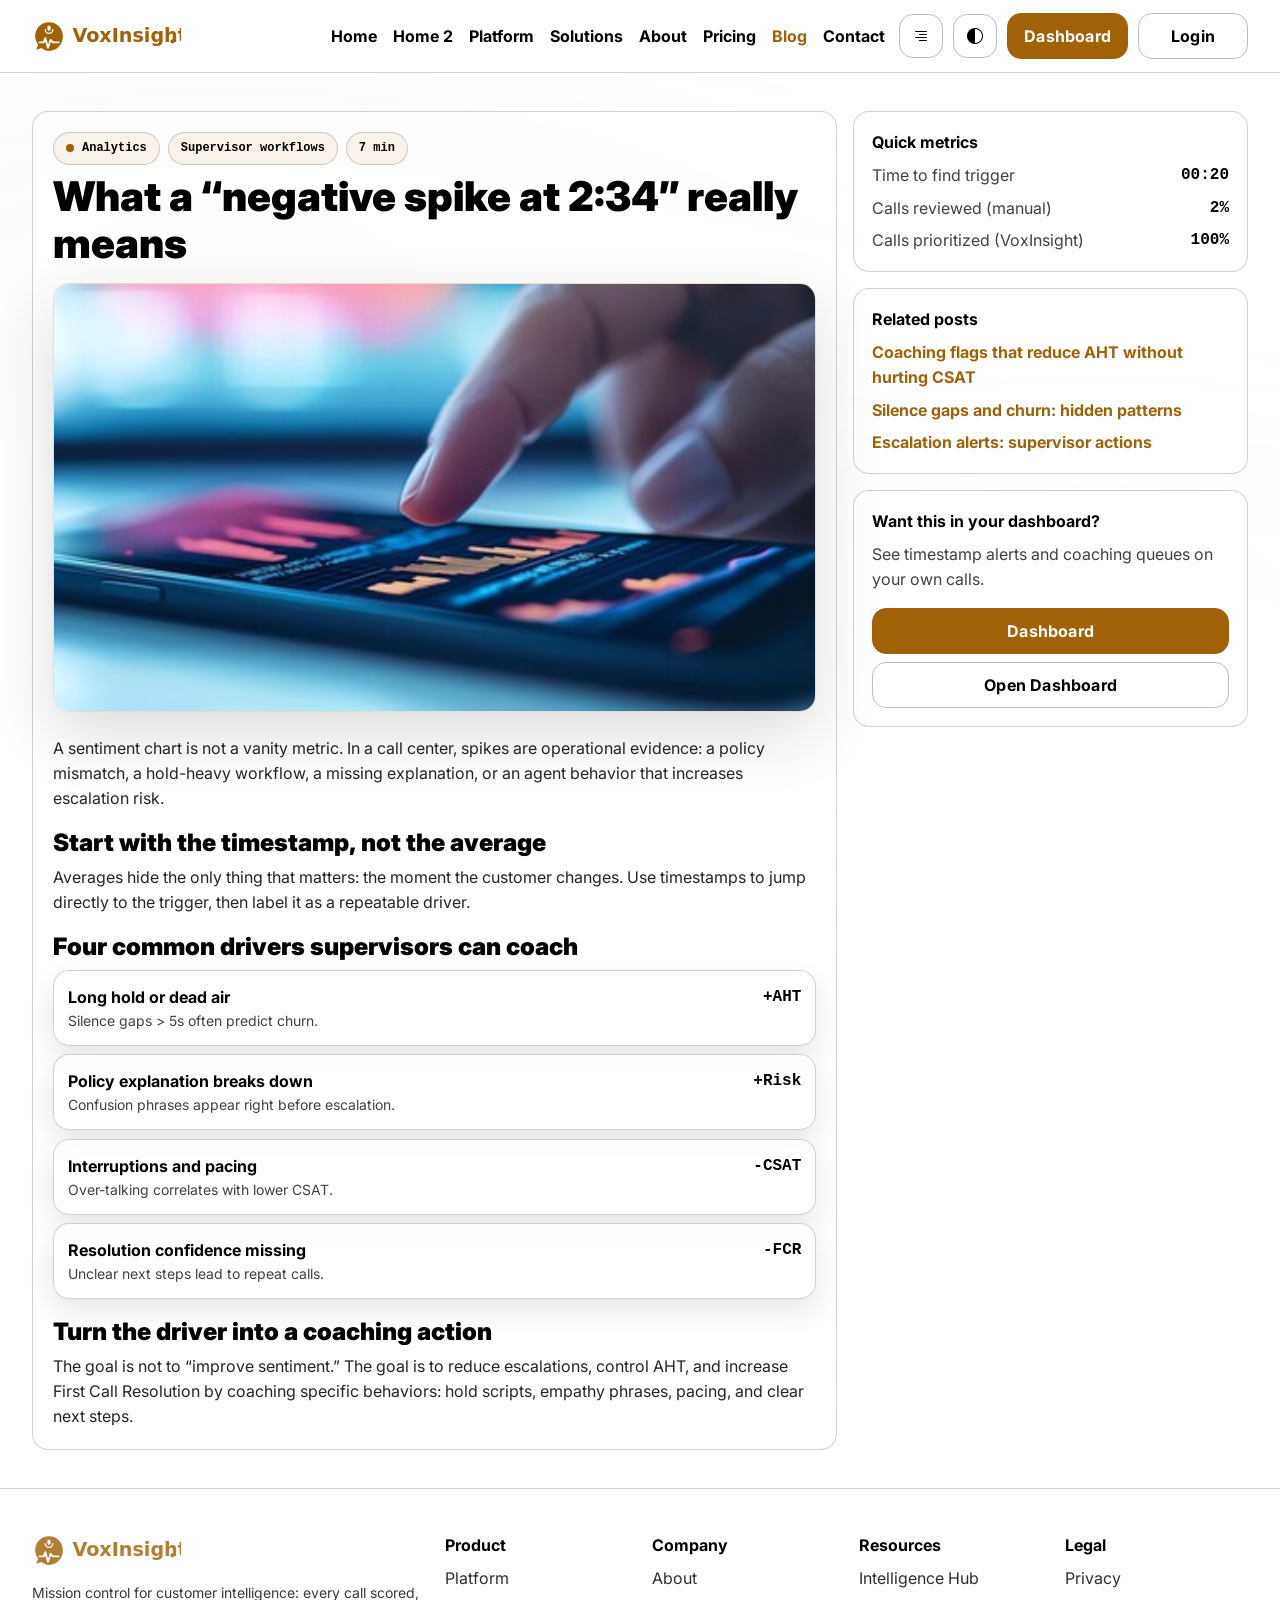
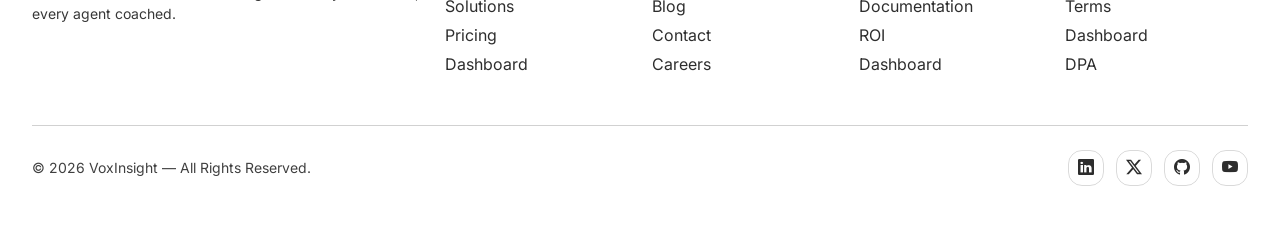
<file: blog-details.html>
<!doctype html>
<html lang="en" dir="ltr">

<head>
  <meta charset="utf-8" />
  <meta name="viewport" content="width=device-width, initial-scale=1" />
  <title>Article — What a Negative Spike at 2:34 Means</title>
  <meta name="description"
    content="A practical breakdown of sentiment spikes in call center recordings and how supervisors connect them to escalations, CSAT, and coaching actions." />
  <link rel="icon" type="image/svg+xml" href="assets/images/favicon.svg" />
  <link rel="preconnect" href="https://fonts.googleapis.com" />
  <link rel="preconnect" href="https://fonts.gstatic.com" crossorigin />
  <link href="https://fonts.googleapis.com/css2?family=Inter:wght@400;600;700;800;900&display=swap" rel="stylesheet" />
  <link href="https://cdn.jsdelivr.net/npm/bootstrap@5.3.3/dist/css/bootstrap.min.css" rel="stylesheet"
    integrity="sha384-QWTKZyjpPEjISv5WaRU9OFeRpok6YctnYmDr5pNlyT2bRjXh0JMhjY6hW+ALEwIH" crossorigin="anonymous" />
  <link href="https://cdn.jsdelivr.net/npm/bootstrap-icons@1.11.3/font/bootstrap-icons.min.css" rel="stylesheet" />
  <link href="assets/css/style.css" rel="stylesheet" />
  <link href="assets/css/dark-mode.css" rel="stylesheet" />
  <link href="assets/css/rtl.css" rel="stylesheet" />
  <style>
    .vi-article {
      border: 1px solid var(--vi-border);
      border-radius: var(--vi-radius);
      padding: 20px;
      background: var(--vi-surface)
    }

    .vi-article h1 {
      font-size: clamp(34px, 3.2vw, 42px);
      font-weight: 900;
      line-height: 1.15
    }

    .vi-article h2 {
      font-size: 24px;
      font-weight: 900;
      margin-top: 18px
    }

    .vi-article p {
      opacity: .86
    }

    .vi-sidecard {
      border: 1px solid var(--vi-border);
      border-radius: var(--vi-radius);
      padding: 18px;
      background: var(--vi-surface)
    }

    .vi-kpi {
      display: flex;
      align-items: flex-start;
      justify-content: space-between;
      gap: 10px
    }

    .vi-kpi .v {
      font-family: var(--vi-mono);
      font-weight: 900
    }

    [data-theme="dark"] .vi-article,
    [data-theme="dark"] .vi-sidecard {
      background: var(--vi-surface)
    }
  </style>
</head>

<body id="top">
  <a class="vi-skip" href="#main">Skip to content</a>

  <header class="vi-navbar">
    <div class="container vi-container">
      <nav class="navbar navbar-expand-vi vi-nav-inner">
        <button class="navbar-toggler vi-nav-toggler" type="button" data-bs-toggle="offcanvas"
          data-bs-target="#viOffcanvas" aria-controls="viOffcanvas" aria-label="Open menu">
          <i class="bi bi-list" aria-hidden="true"></i>
        </button>

        <div class="vi-nav-brand">
          <a class="vi-logo" href="index.html" aria-label="VoxInsight home">
            <img src="assets/images/logo.svg" alt="VoxInsight Logo" height="34">
          </a>
        </div>

        <div class="collapse navbar-collapse">
          <div class="mx-auto d-flex flex-nowrap gap-3">
            <a class="vi-nav-link" href="index.html">Home</a>
            <a class="vi-nav-link" href="home-2.html">Home 2</a>
            <a class="vi-nav-link" href="services.html">Platform</a>
            <a class="vi-nav-link" href="service-details.html">Solutions</a>
            <a class="vi-nav-link" href="about.html">About</a>
            <a class="vi-nav-link" href="pricing.html">Pricing</a>
            <a class="vi-nav-link active" href="blog.html">Blog</a>
            <a class="vi-nav-link" href="contact.html">Contact</a>
          </div>
        </div>

        <div class="vi-nav-actions">
          <button class="btn btn-vi btn-vi-outline d-none d-sm-inline-flex" type="button" data-vi-dir-toggle
            aria-pressed="false" aria-label="Toggle direction">
            <i class="bi bi-text-right" aria-hidden="true"></i>
          </button>
          <button class="btn btn-vi btn-vi-outline d-none d-sm-inline-flex" type="button" data-vi-theme-toggle
            aria-pressed="false" aria-label="Toggle theme">
            <i class="bi bi-circle-half" aria-hidden="true"></i>
          </button>
          <a class="btn btn-vi btn-vi-primary d-none d-sm-inline-flex" href="dashboard.html">Dashboard</a>
          <a class="btn btn-vi btn-vi-outline d-none d-sm-inline-flex" href="login.html">Login</a>
        </div>
      </nav>
    </div>

  </header>

  <div class="offcanvas offcanvas-top vi-offcanvas" tabindex="-1" id="viOffcanvas" aria-labelledby="viOffcanvasLabel">
    <div class="offcanvas-header">
      <div class="vi-logo" id="viOffcanvasLabel">
        <img src="assets/images/logo.svg" alt="VoxInsight Logo" height="34">
      </div>
      <button type="button" class="btn-close" data-bs-dismiss="offcanvas" aria-label="Close"></button>
    </div>
    <div class="offcanvas-body">
      <nav class="nav flex-column" aria-label="Mobile">
        <a class="nav-link" href="index.html">Home</a>
        <a class="nav-link" href="home-2.html">Home 2</a>
        <a class="nav-link" href="services.html">Platform</a>
        <a class="nav-link" href="service-details.html">Solutions</a>
        <a class="nav-link" href="about.html">About</a>
        <a class="nav-link" href="pricing.html">Pricing</a>
        <a class="nav-link" href="blog.html">Blog</a>
        <a class="nav-link" href="contact.html">Contact</a>
        <div class="mt-3 d-grid gap-2">
          <button class="btn btn-vi btn-vi-outline" type="button" data-vi-dir-toggle aria-pressed="false">
            <i class="bi bi-text-right" aria-hidden="true"></i>
          </button>
          <button class="btn btn-vi btn-vi-outline" type="button" data-vi-theme-toggle aria-pressed="false"
            aria-label="Toggle theme">
            <i class="bi bi-circle-half" aria-hidden="true"></i>
          </button>
          <a class="btn btn-vi btn-vi-primary" href="dashboard.html">Dashboard</a>
          <a class="btn btn-vi btn-vi-outline" href="login.html">Login</a>
        </div>
      </nav>
    </div>
  </div>

  <main id="main">
    <section class="vi-section compact vi-page-hero">
      <div class="container vi-container">
        <div class="row g-3">
          <div class="col-12 col-lg-8">
            <article class="vi-article">
              <div class="d-flex flex-wrap gap-2 mb-2">
                <span class="vi-badge dot">Analytics</span>
                <span class="vi-badge">Supervisor workflows</span>
                <span class="vi-badge">7 min</span>
              </div>
              <h1>What a “negative spike at 2:34” really means</h1>
              <div class="vi-img-box mt-3 mb-4">
                <img src="assets/images/Analytics Insight Preview.jpg" alt="Sentiment Spike Analysis" loading="lazy">
              </div>
              <p class="mt-3 mb-0">
                A sentiment chart is not a vanity metric. In a call center, spikes are operational evidence: a policy
                mismatch, a hold-heavy workflow, a missing explanation, or an agent behavior that increases escalation
                risk.
              </p>

              <h2>Start with the timestamp, not the average</h2>
              <p>
                Averages hide the only thing that matters: the moment the customer changes. Use timestamps to jump
                directly to the trigger, then label it as a repeatable driver.
              </p>

              <h2>Four common drivers supervisors can coach</h2>
              <div class="d-grid gap-2">
                <div class="vi-card vi-card-tight">
                  <div class="vi-card-body vi-kpi">
                    <div>
                      <div class="fw-bold">Long hold or dead air</div>
                      <div class="small opacity-75">Silence gaps &gt; 5s often predict churn.</div>
                    </div>
                    <div class="v">+AHT</div>
                  </div>
                </div>
                <div class="vi-card vi-card-tight">
                  <div class="vi-card-body vi-kpi">
                    <div>
                      <div class="fw-bold">Policy explanation breaks down</div>
                      <div class="small opacity-75">Confusion phrases appear right before escalation.</div>
                    </div>
                    <div class="v">+Risk</div>
                  </div>
                </div>
                <div class="vi-card vi-card-tight">
                  <div class="vi-card-body vi-kpi">
                    <div>
                      <div class="fw-bold">Interruptions and pacing</div>
                      <div class="small opacity-75">Over-talking correlates with lower CSAT.</div>
                    </div>
                    <div class="v">-CSAT</div>
                  </div>
                </div>
                <div class="vi-card vi-card-tight">
                  <div class="vi-card-body vi-kpi">
                    <div>
                      <div class="fw-bold">Resolution confidence missing</div>
                      <div class="small opacity-75">Unclear next steps lead to repeat calls.</div>
                    </div>
                    <div class="v">-FCR</div>
                  </div>
                </div>
              </div>

              <h2>Turn the driver into a coaching action</h2>
              <p class="mb-0">
                The goal is not to “improve sentiment.” The goal is to reduce escalations, control AHT, and increase
                First Call Resolution by coaching specific behaviors: hold scripts, empathy phrases, pacing, and clear
                next steps.
              </p>
            </article>
          </div>
          <div class="col-12 col-lg-4">
            <aside class="d-grid gap-3">
              <div class="vi-sidecard">
                <div class="fw-bold mb-2">Quick metrics</div>
                <div class="d-grid gap-2">
                  <div class="vi-kpi">
                    <div class="opacity-75">Time to find trigger</div>
                    <div class="v">00:20</div>
                  </div>
                  <div class="vi-kpi">
                    <div class="opacity-75">Calls reviewed (manual)</div>
                    <div class="v">2%</div>
                  </div>
                  <div class="vi-kpi">
                    <div class="opacity-75">Calls prioritized (VoxInsight)</div>
                    <div class="v">100%</div>
                  </div>
                </div>
              </div>
              <div class="vi-sidecard">
                <div class="fw-bold mb-2">Related posts</div>
                <div class="d-grid gap-2">
                  <a class="fw-bold" href="blog-details.html">Coaching flags that reduce AHT without hurting CSAT</a>
                  <a class="fw-bold" href="blog-details.html">Silence gaps and churn: hidden patterns</a>
                  <a class="fw-bold" href="blog-details.html">Escalation alerts: supervisor actions</a>
                </div>
              </div>
               <div class="vi-sidecard">
                <div class="fw-bold mb-2">Want this in your dashboard?</div>
                <p class="opacity-75 mb-3">See timestamp alerts and coaching queues on your own calls.</p>
                <div class="d-grid gap-2">
                  <a class="btn btn-vi btn-vi-primary" href="dashboard.html">Dashboard</a>
                  <a class="btn btn-vi btn-vi-outline" href="dashboard.html">Open Dashboard</a>
                </div>
              </div>
            </aside>
          </div>
        </div>
      </div>
    </section>
  </main>

  <footer class="vi-footer">
    <div class="container vi-container">
      <div class="row g-4">
        <div class="col-12 col-lg-4">
          <a class="vi-logo" href="index.html" aria-label="VoxInsight home">
            <img src="assets/images/logo.svg" alt="VoxInsight Logo" height="34">
          </a>
          <p class="mt-2 mb-0 small">Mission control for customer intelligence: every call scored, every agent coached.
          </p>
        </div>
        <div class="col-6 col-lg-2">
          <div class="fw-bold mb-2">Product</div>
          <div class="d-grid gap-1">
            <a href="services.html">Platform</a>
            <a href="service-details.html">Solutions</a>
            <a href="pricing.html">Pricing</a>
            <a href="dashboard.html">Dashboard</a>
          </div>
        </div>
        <div class="col-6 col-lg-2">
          <div class="fw-bold mb-2">Company</div>
          <div class="d-grid gap-1">
            <a href="about.html">About</a>
            <a href="blog.html">Blog</a>
            <a href="contact.html">Contact</a>
            <a href="coming-soon.html">Careers</a>
          </div>
        </div>
        <div class="col-6 col-lg-2">
          <div class="fw-bold mb-2">Resources</div>
          <div class="d-grid gap-1">
            <a href="blog.html">Intelligence Hub</a>
            <a href="services.html">Documentation</a>
            <a href="pricing.html">ROI</a>
            <a href="dashboard.html">Dashboard</a>
          </div>
        </div>
        <div class="col-6 col-lg-2">
          <div class="fw-bold mb-2">Legal</div>
          <div class="d-grid gap-1">
            <a href="404.html">Privacy</a>
            <a href="404.html">Terms</a>
            <a href="dashboard.html">Dashboard</a>
            <a href="404.html">DPA</a>
          </div>
        </div>
      </div>
      <div class="d-flex flex-column flex-lg-row flex-wrap justify-content-center justify-content-lg-between align-items-center gap-3 mt-5 pt-4 border-top text-center text-lg-start">
        <div class="small opacity-75">© 2026 VoxInsight — All Rights Reserved.</div>
        
        <div class="vi-social-links">
          <a href="#" aria-label="LinkedIn"><i class="bi bi-linkedin"></i></a>
          <a href="#" aria-label="X (Twitter)"><i class="bi bi-twitter-x"></i></a>
          <a href="#" aria-label="GitHub"><i class="bi bi-github"></i></a>
          <a href="#" aria-label="YouTube"><i class="bi bi-youtube"></i></a>
        </div>

      </div>
    </div>
  </footer>

  <script src="https://cdn.jsdelivr.net/npm/bootstrap@5.3.3/dist/js/bootstrap.bundle.min.js"
    integrity="sha384-YvpcrYf0tY3lHB60NNkmXc5s9fDVZLESaAA55NDzOxhy9GkcIdslK1eN7N6jIeHz"
    crossorigin="anonymous"></script>
  <script src="assets/js/main.js"></script>
</body>

</html>
</file>
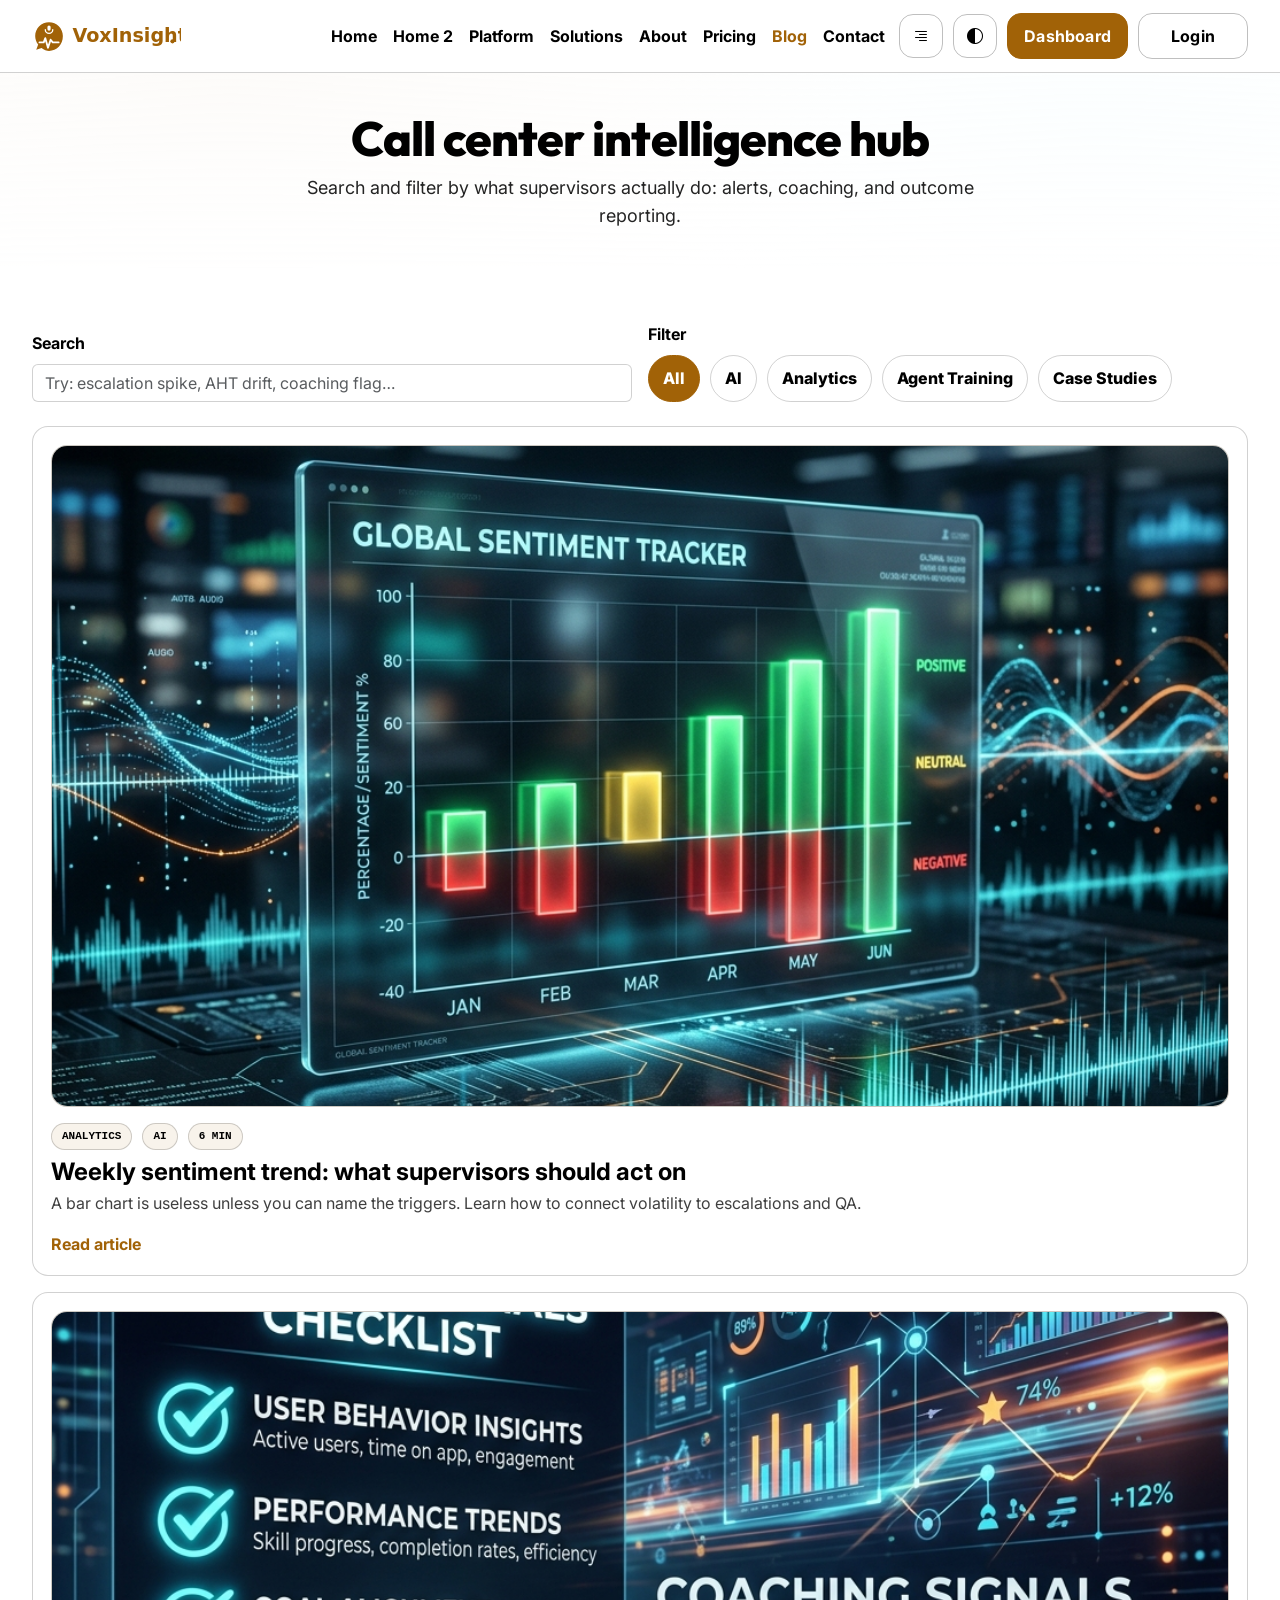
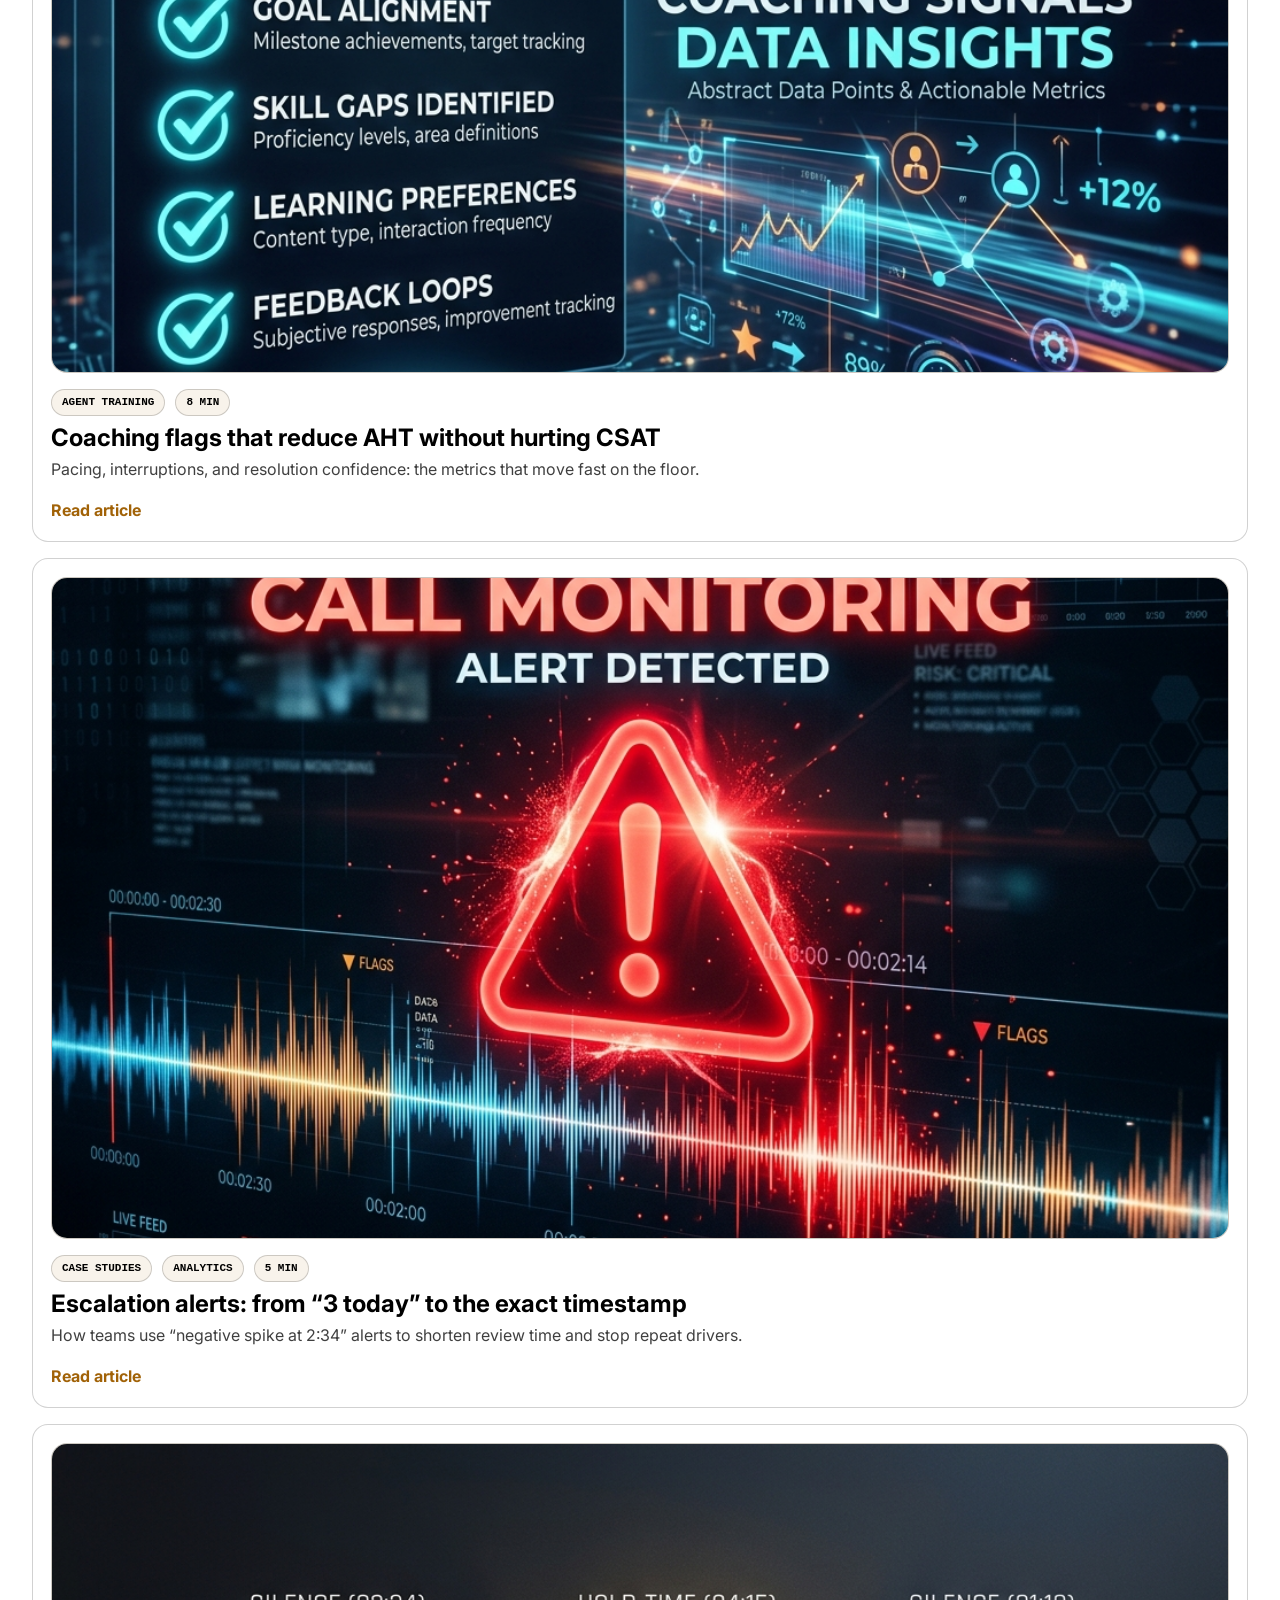
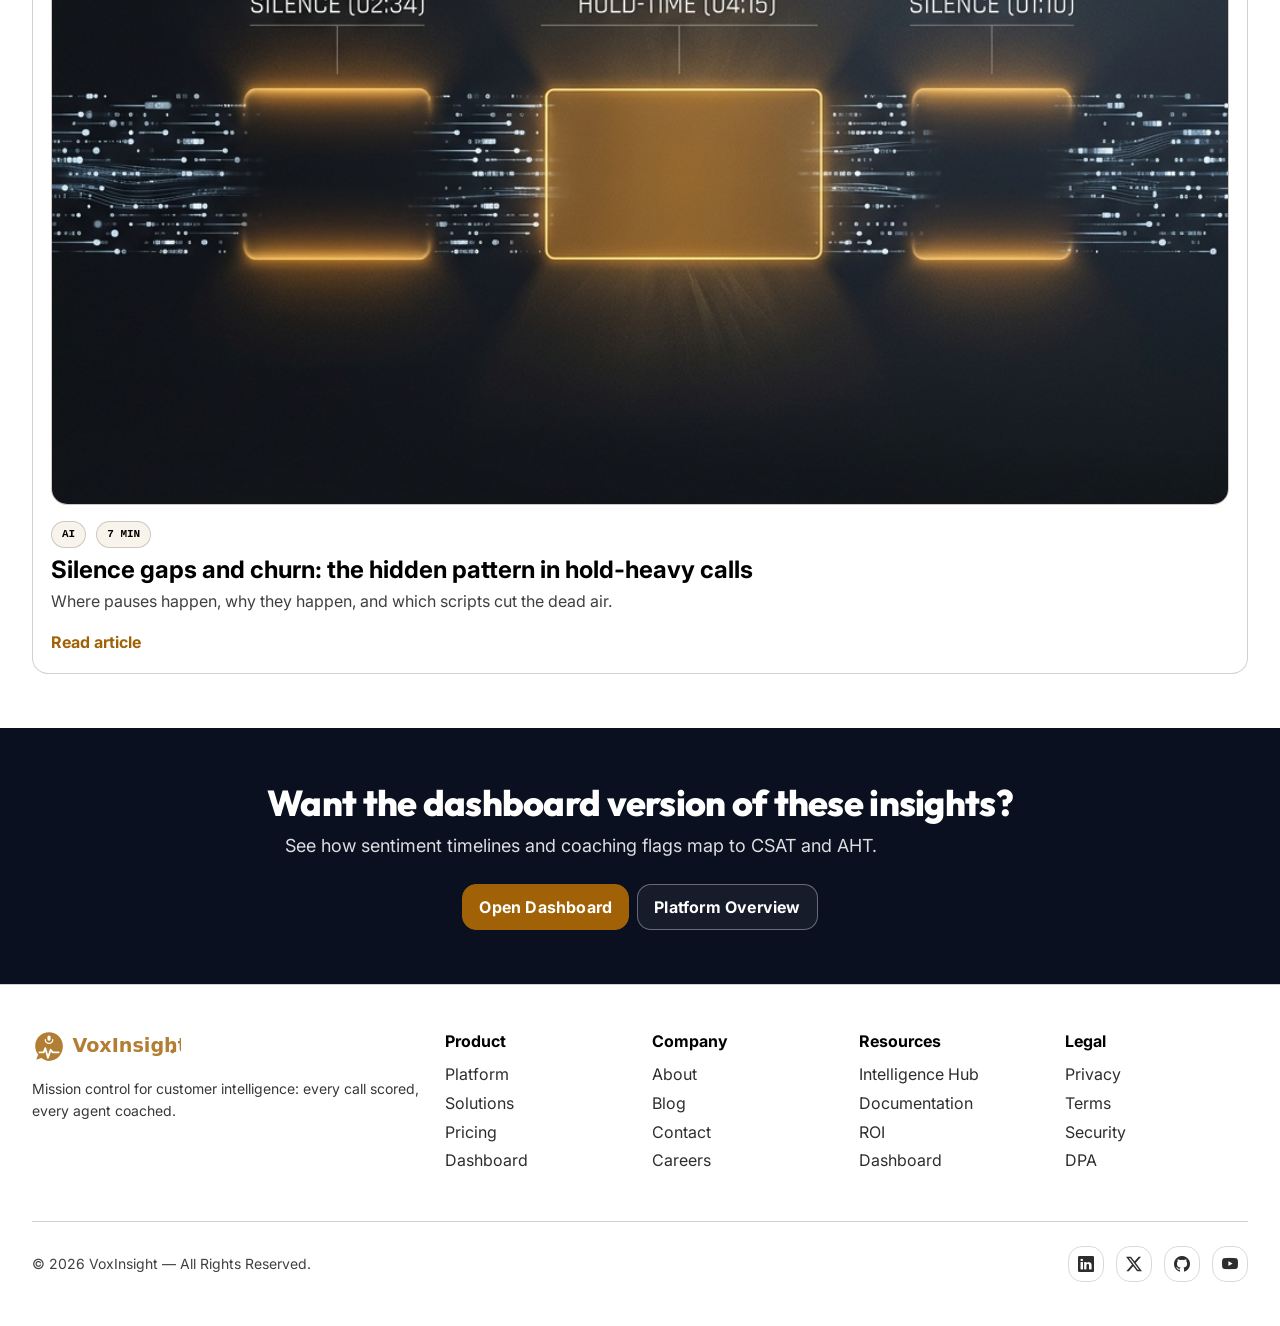
<file: blog.html>
<!doctype html>
<html lang="en" dir="ltr">

<head>
  <meta charset="utf-8" />
  <meta name="viewport" content="width=device-width, initial-scale=1" />
  <title>VoxInsight Blog — Call Center Intelligence Hub</title>
  <meta name="description"
    content="Call center intelligence articles on sentiment analytics, agent training, QA workflows, and operational reporting tied to CSAT, AHT, and FCR." />
  <link rel="icon" type="image/svg+xml" href="assets/images/favicon.svg" />
  <link rel="preconnect" href="https://fonts.googleapis.com" />
  <link rel="preconnect" href="https://fonts.gstatic.com" crossorigin />
  <link href="https://fonts.googleapis.com/css2?family=Inter:wght@400;600;700;800;900&display=swap" rel="stylesheet" />
  <link href="https://cdn.jsdelivr.net/npm/bootstrap@5.3.3/dist/css/bootstrap.min.css" rel="stylesheet"
    integrity="sha384-QWTKZyjpPEjISv5WaRU9OFeRpok6YctnYmDr5pNlyT2bRjXh0JMhjY6hW+ALEwIH" crossorigin="anonymous" />
  <link href="https://cdn.jsdelivr.net/npm/bootstrap-icons@1.11.3/font/bootstrap-icons.min.css" rel="stylesheet" />
  <link href="assets/css/style.css" rel="stylesheet" />
  <link href="assets/css/dark-mode.css" rel="stylesheet" />
  <link href="assets/css/rtl.css" rel="stylesheet" />
  <style>
    .vi-filter {
      display: flex;
      flex-wrap: wrap;
      gap: 10px
    }

    .vi-chip {
      border: 1px solid var(--vi-border);
      border-radius: 999px;
      padding: 10px 14px;
      background: transparent;
      font-weight: 800;
      min-height: 44px
    }

    .vi-chip.active {
      background: var(--vi-accent);
      border-color: var(--vi-accent);
      color: var(--vi-white)
    }

    .vi-post {
      border: 1px solid var(--vi-border);
      border-radius: var(--vi-radius);
      padding: 18px;
      background: var(--vi-surface)
    }

    .vi-post .meta {
      display: flex;
      flex-wrap: wrap;
      gap: 10px;
      align-items: center
    }

    .vi-post .meta .tag {
      font-family: var(--vi-mono);
      font-weight: 900;
      border: 1px solid var(--vi-border);
      border-radius: 999px;
      padding: 4px 10px;
      background: var(--vi-soft);
      font-size: 11px;
      text-transform: uppercase;
    }

    [data-theme="dark"] .vi-post {
      background: var(--vi-surface)
    }
  </style>
</head>

<body id="top">
  <a class="vi-skip" href="#main">Skip to content</a>

  <header class="vi-navbar">
    <div class="container vi-container">
      <nav class="navbar navbar-expand-vi vi-nav-inner">
        <button class="navbar-toggler vi-nav-toggler" type="button" data-bs-toggle="offcanvas"
          data-bs-target="#viOffcanvas" aria-controls="viOffcanvas" aria-label="Open menu">
          <i class="bi bi-list" aria-hidden="true"></i>
        </button>

        <div class="vi-nav-brand">
          <a class="vi-logo" href="index.html" aria-label="VoxInsight home">
            <img src="assets/images/logo.svg" alt="VoxInsight Logo" height="34">
          </a>
        </div>

        <div class="collapse navbar-collapse">
          <div class="mx-auto d-flex flex-nowrap gap-3">
            <a class="vi-nav-link" href="index.html">Home</a>
            <a class="vi-nav-link" href="home-2.html">Home 2</a>
            <a class="vi-nav-link" href="services.html">Platform</a>
            <a class="vi-nav-link" href="service-details.html">Solutions</a>
            <a class="vi-nav-link" href="about.html">About</a>
            <a class="vi-nav-link" href="pricing.html">Pricing</a>
            <a class="vi-nav-link active" href="blog.html">Blog</a>
            <a class="vi-nav-link" href="contact.html">Contact</a>
          </div>
        </div>

        <div class="vi-nav-actions">
          <button class="btn btn-vi btn-vi-outline d-none d-sm-inline-flex" type="button" data-vi-dir-toggle
            aria-pressed="false" aria-label="Toggle direction">
            <i class="bi bi-text-right" aria-hidden="true"></i>
          </button>
          <button class="btn btn-vi btn-vi-outline d-none d-sm-inline-flex" type="button" data-vi-theme-toggle
            aria-pressed="false" aria-label="Toggle theme">
            <i class="bi bi-circle-half" aria-hidden="true"></i>
          </button>
          <a class="btn btn-vi btn-vi-primary d-none d-sm-inline-flex" href="dashboard.html">Dashboard</a>
          <a class="btn btn-vi btn-vi-outline d-none d-sm-inline-flex" href="login.html">Login</a>
        </div>
      </nav>
    </div>

  </header>

  <div class="offcanvas offcanvas-top vi-offcanvas" tabindex="-1" id="viOffcanvas" aria-labelledby="viOffcanvasLabel">
    <div class="offcanvas-header">
      <div class="vi-logo" id="viOffcanvasLabel">
        <img src="assets/images/logo.svg" alt="VoxInsight Logo" height="34">
      </div>
      <button type="button" class="btn-close" data-bs-dismiss="offcanvas" aria-label="Close"></button>
    </div>
    <div class="offcanvas-body">
      <nav class="nav flex-column" aria-label="Mobile">
        <a class="nav-link" href="index.html">Home</a>
        <a class="nav-link" href="home-2.html">Home 2</a>
        <a class="nav-link" href="services.html">Platform</a>
        <a class="nav-link" href="service-details.html">Solutions</a>
        <a class="nav-link" href="about.html">About</a>
        <a class="nav-link" href="pricing.html">Pricing</a>
        <a class="nav-link active" href="blog.html">Blog</a>
        <a class="nav-link" href="contact.html">Contact</a>
        <div class="mt-3 d-grid gap-2">
          <button class="btn btn-vi btn-vi-outline" type="button" data-vi-dir-toggle aria-pressed="false">
            <i class="bi bi-text-right" aria-hidden="true"></i>
          </button>
          <button class="btn btn-vi btn-vi-outline" type="button" data-vi-theme-toggle aria-pressed="false"
            aria-label="Toggle theme">
            <i class="bi bi-circle-half" aria-hidden="true"></i>
          </button>
          <a class="btn btn-vi btn-vi-primary" href="dashboard.html">Dashboard</a>
          <a class="btn btn-vi btn-vi-outline" href="login.html">Login</a>
        </div>
      </nav>
    </div>
  </div>

  <main id="main">
    <section class="vi-section compact vi-page-hero">
      <div class="container vi-container text-center">
        <h1 class="vi-h1 mb-2">Call center intelligence hub</h1>
        <p class="vi-lead mb-0 mx-auto">Search and filter by what supervisors actually do: alerts, coaching, and outcome
          reporting.</p>
      </div>
    </section>

    <section class="vi-section">
      <div class="container vi-container">
        <div class="row g-3 align-items-end">
          <div class="col-12 col-lg-6">
            <label class="form-label fw-bold" for="viSearch">Search</label>
            <input id="viSearch" class="form-control" type="search"
              placeholder="Try: escalation spike, AHT drift, coaching flag…" />
          </div>
          <div class="col-12 col-lg-6">
            <div class="fw-bold mb-2">Filter</div>
            <div class="vi-filter" role="group" aria-label="Blog filters">
              <button class="vi-chip active" type="button" data-vi-filter="all">All</button>
              <button class="vi-chip" type="button" data-vi-filter="ai">AI</button>
              <button class="vi-chip" type="button" data-vi-filter="analytics">Analytics</button>
              <button class="vi-chip" type="button" data-vi-filter="agent-training">Agent Training</button>
              <button class="vi-chip" type="button" data-vi-filter="case-studies">Case Studies</button>
            </div>
          </div>
        </div>

        <div class="d-grid gap-3 mt-4" id="viPosts">
          <article class="vi-post" data-tags="analytics ai">
            <div class="vi-img-box vi-post-img">
              <img src="assets/images/blog-1.png" alt="Sentiment Trend Analysis">
            </div>
            <div class="meta">
              <span class="tag">Analytics</span>
              <span class="tag">AI</span>
              <span class="tag">6 min</span>
            </div>
            <h2 class="h4 fw-bold mt-2 mb-1">Weekly sentiment trend: what supervisors should act on</h2>
            <p class="opacity-75 mb-3">A bar chart is useless unless you can name the triggers. Learn how to connect
              volatility to escalations and QA.</p>
            <a class="fw-bold" href="blog-details.html">Read article</a>
          </article>

          <article class="vi-post" data-tags="agent-training">
            <div class="vi-img-box vi-post-img">
              <img src="assets/images/blog-2.png" alt="Coaching Flags">
            </div>
            <div class="meta">
              <span class="tag">Agent Training</span>
              <span class="tag">8 min</span>
            </div>
            <h2 class="h4 fw-bold mt-2 mb-1">Coaching flags that reduce AHT without hurting CSAT</h2>
            <p class="opacity-75 mb-3">Pacing, interruptions, and resolution confidence: the metrics that move fast on
              the floor.</p>
            <a class="fw-bold" href="blog-details.html">Read article</a>
          </article>

          <article class="vi-post" data-tags="case-studies analytics">
            <div class="vi-img-box vi-post-img">
              <img src="assets/images/blog-3.png" alt="Escalation Alerts">
            </div>
            <div class="meta">
              <span class="tag">Case Studies</span>
              <span class="tag">Analytics</span>
              <span class="tag">5 min</span>
            </div>
            <h2 class="h4 fw-bold mt-2 mb-1">Escalation alerts: from “3 today” to the exact timestamp</h2>
            <p class="opacity-75 mb-3">How teams use “negative spike at 2:34” alerts to shorten review time and stop
              repeat drivers.</p>
            <a class="fw-bold" href="blog-details.html">Read article</a>
          </article>

          <article class="vi-post" data-tags="ai">
            <div class="vi-img-box vi-post-img">
              <img src="assets/images/blog-4.png" alt="Silence Gaps">
            </div>
            <div class="meta">
              <span class="tag">AI</span>
              <span class="tag">7 min</span>
            </div>
            <h2 class="h4 fw-bold mt-2 mb-1">Silence gaps and churn: the hidden pattern in hold-heavy calls</h2>
            <p class="opacity-75 mb-3">Where pauses happen, why they happen, and which scripts cut the dead air.</p>
            <a class="fw-bold" href="blog-details.html">Read article</a>
          </article>
        </div>
      </div>
    </section>

    <section class="vi-section dark">
      <div class="container vi-container text-center">
        <div class="mx-auto" style="max-width: 800px;">
          <h2 class="vi-h2">Want the dashboard version of these insights?</h2>
          <p class="vi-lead mt-2 mb-4">See how sentiment timelines and coaching flags map to CSAT and AHT.</p>
          <div class="d-flex flex-wrap gap-2 justify-content-center">
            <a class="btn btn-vi btn-vi-primary" href="dashboard.html">Open Dashboard</a>
            <a class="btn btn-vi btn-vi-outline" href="services.html">Platform Overview</a>
          </div>
        </div>
      </div>
    </section>
  </main>

  <footer class="vi-footer">
    <div class="container vi-container">
      <div class="row g-4">
        <div class="col-12 col-lg-4">
          <a class="vi-logo" href="index.html" aria-label="VoxInsight home">
            <img src="assets/images/logo.svg" alt="VoxInsight Logo" height="34">
          </a>
          <p class="mt-2 mb-0 small">Mission control for customer intelligence: every call scored, every agent coached.
          </p>
        </div>
        <div class="col-6 col-lg-2">
          <div class="fw-bold mb-2">Product</div>
          <div class="d-grid gap-1">
            <a href="services.html">Platform</a>
            <a href="service-details.html">Solutions</a>
            <a href="pricing.html">Pricing</a>
            <a href="dashboard.html">Dashboard</a>
          </div>
        </div>
        <div class="col-6 col-lg-2">
          <div class="fw-bold mb-2">Company</div>
          <div class="d-grid gap-1">
            <a href="about.html">About</a>
            <a href="blog.html">Blog</a>
            <a href="contact.html">Contact</a>
            <a href="coming-soon.html">Careers</a>
          </div>
        </div>
        <div class="col-6 col-lg-2">
          <div class="fw-bold mb-2">Resources</div>
          <div class="d-grid gap-1">
            <a href="blog.html">Intelligence Hub</a>
            <a href="services.html">Documentation</a>
            <a href="pricing.html">ROI</a>
            <a href="dashboard.html">Dashboard</a>
          </div>
        </div>
        <div class="col-6 col-lg-2">
          <div class="fw-bold mb-2">Legal</div>
          <div class="d-grid gap-1">
            <a href="404.html">Privacy</a>
            <a href="404.html">Terms</a>
            <a href="404.html">Security</a>
            <a href="404.html">DPA</a>
          </div>
        </div>
      </div>
      <div class="d-flex flex-column flex-lg-row flex-wrap justify-content-center justify-content-lg-between align-items-center gap-3 mt-5 pt-4 border-top text-center text-lg-start">
        <div class="small opacity-75">© 2026 VoxInsight — All Rights Reserved.</div>

        <div class="vi-social-links">
          <a href="#" aria-label="LinkedIn"><i class="bi bi-linkedin"></i></a>
          <a href="#" aria-label="X (Twitter)"><i class="bi bi-twitter-x"></i></a>
          <a href="#" aria-label="GitHub"><i class="bi bi-github"></i></a>
          <a href="#" aria-label="YouTube"><i class="bi bi-youtube"></i></a>
        </div>

      </div>
    </div>
  </footer>

  <script src="https://cdn.jsdelivr.net/npm/bootstrap@5.3.3/dist/js/bootstrap.bundle.min.js"
    integrity="sha384-YvpcrYf0tY3lHB60NNkmXc5s9fDVZLESaAA55NDzOxhy9GkcIdslK1eN7N6jIeHz"
    crossorigin="anonymous"></script>
  <script src="assets/js/main.js"></script>
  <script>
    (() => {
      const search = document.getElementById("viSearch");
      const postsWrap = document.getElementById("viPosts");
      const chips = Array.from(document.querySelectorAll("[data-vi-filter]"));
      if (!search || !postsWrap || !chips.length) return;

      let active = "all";

      const normalize = (s) => (s || "").toLowerCase().trim();
      const apply = () => {
        const q = normalize(search.value);
        const posts = Array.from(postsWrap.querySelectorAll("[data-tags]"));
        posts.forEach((p) => {
          const tags = normalize(p.getAttribute("data-tags"));
          const text = normalize(p.textContent);
          const passTag = active === "all" ? true : tags.split(/\s+/).includes(active);
          const passSearch = q ? text.includes(q) : true;
          p.style.display = passTag && passSearch ? "" : "none";
        });
      };

      chips.forEach((c) => {
        c.addEventListener("click", () => {
          active = c.getAttribute("data-vi-filter") || "all";
          chips.forEach((x) => x.classList.toggle("active", x === c));
          apply();
        });
      });

      search.addEventListener("input", apply);
      apply();
    })();
  </script>
</body>

</html>
</file>
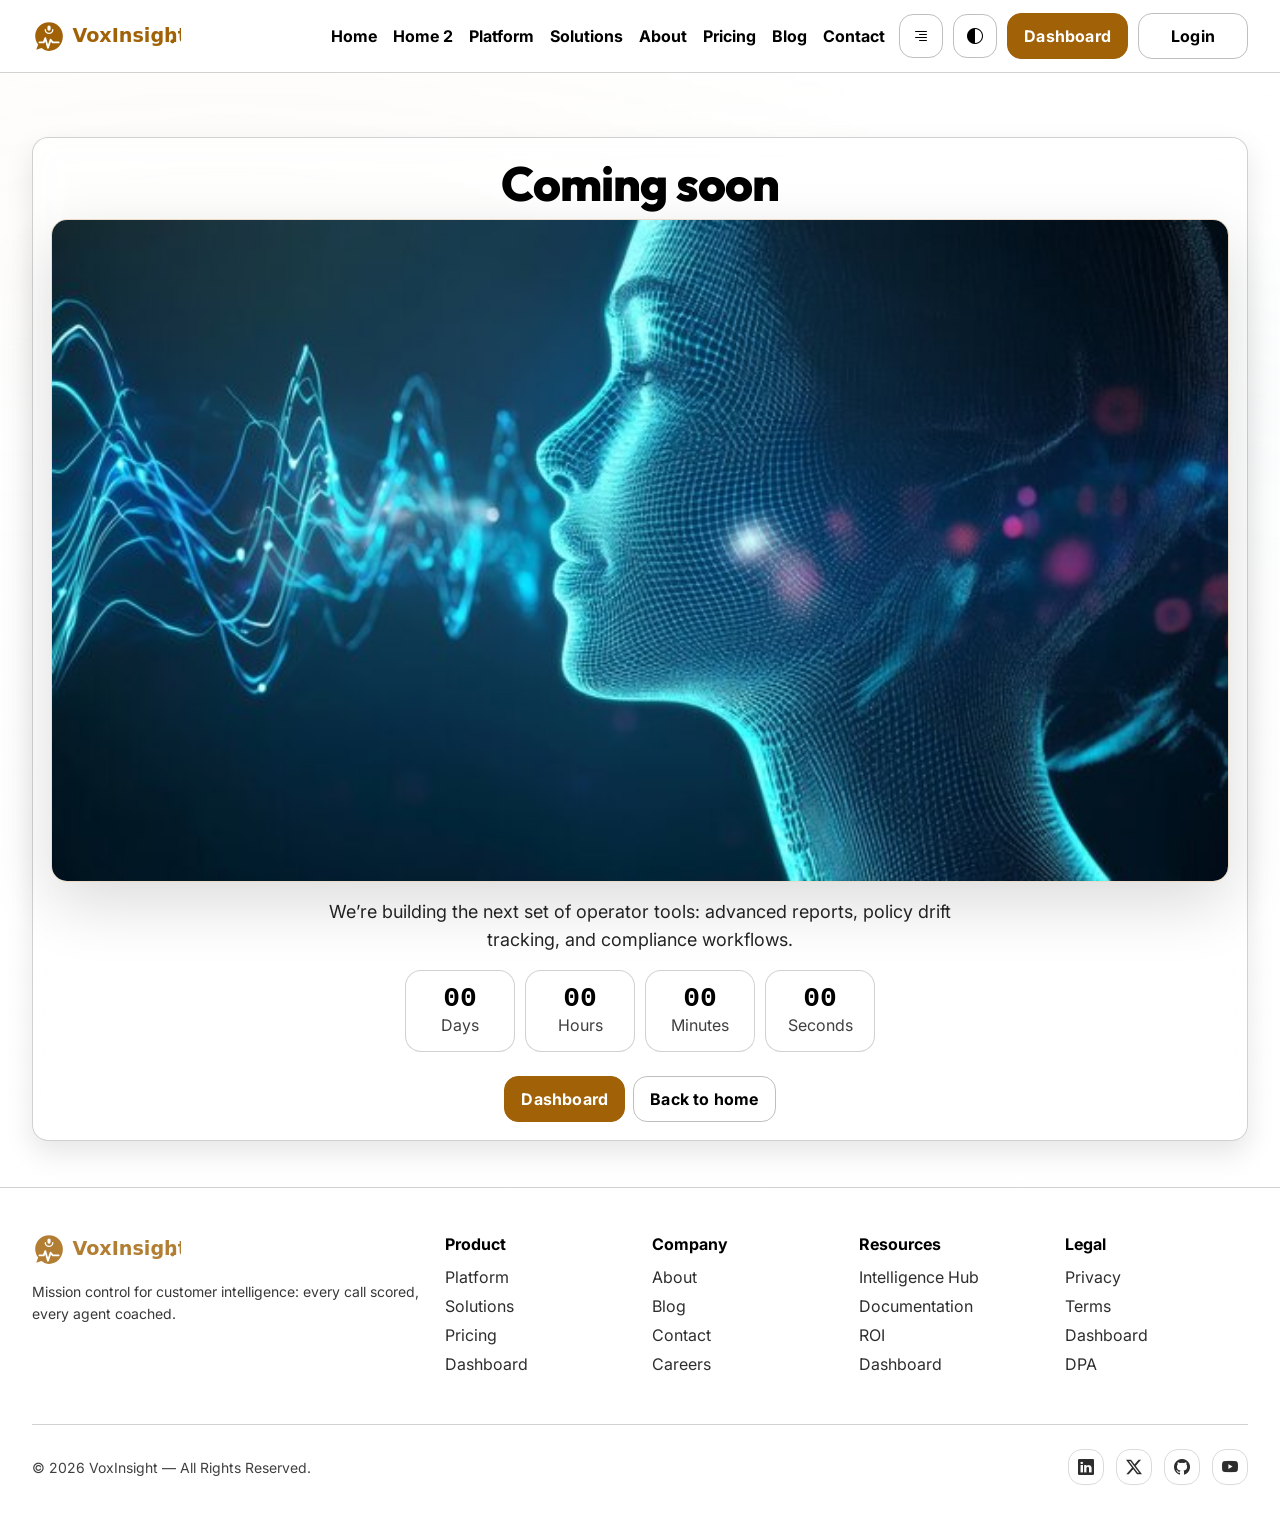
<file: coming-soon.html>
<!doctype html>
<html lang="en" dir="ltr">

<head>
  <meta charset="utf-8" />
  <meta name="viewport" content="width=device-width, initial-scale=1" />
  <title>Coming Soon — VoxInsight</title>
  <meta name="description" content="This page is coming soon. Return to VoxInsight home or request a demo." />
  <meta name="robots" content="noindex, nofollow" />
  <link rel="icon" type="image/svg+xml" href="assets/images/favicon.svg" />
  <link rel="preconnect" href="https://fonts.googleapis.com" />
  <link rel="preconnect" href="https://fonts.gstatic.com" crossorigin />
  <link href="https://fonts.googleapis.com/css2?family=Inter:wght@400;600;700;800;900&display=swap" rel="stylesheet" />
  <link href="https://cdn.jsdelivr.net/npm/bootstrap@5.3.3/dist/css/bootstrap.min.css" rel="stylesheet"
    integrity="sha384-QWTKZyjpPEjISv5WaRU9OFeRpok6YctnYmDr5pNlyT2bRjXh0JMhjY6hW+ALEwIH" crossorigin="anonymous" />
  <link href="https://cdn.jsdelivr.net/npm/bootstrap-icons@1.11.3/font/bootstrap-icons.min.css" rel="stylesheet" />
  <link href="assets/css/style.css" rel="stylesheet" />
  <link href="assets/css/dark-mode.css" rel="stylesheet" />
  <link href="assets/css/rtl.css" rel="stylesheet" />
  <style>
    .vi-count {
      display: flex;
      justify-content: center;
      gap: 10px;
      flex-wrap: wrap
    }

    .vi-box {
      border: 1px solid var(--vi-border);
      border-radius: var(--vi-radius);
      padding: 14px 16px;
      min-width: 110px;
      background: var(--vi-surface);
      text-align: center
    }

    .vi-box .n {
      font-family: var(--vi-mono);
      font-weight: 900;
      font-size: 28px;
      line-height: 1
    }

    .vi-box .l {
      opacity: .75
    }

    [data-theme="dark"] .vi-box {
      background: var(--vi-surface)
    }
  </style>
</head>

<body id="top">
  <a class="vi-skip" href="#main">Skip to content</a>

  <header class="vi-navbar">
    <div class="container vi-container">
      <nav class="navbar navbar-expand-vi vi-nav-inner">
        <button class="navbar-toggler vi-nav-toggler" type="button" data-bs-toggle="offcanvas"
          data-bs-target="#viOffcanvas" aria-controls="viOffcanvas" aria-label="Open menu">
          <i class="bi bi-list" aria-hidden="true"></i>
        </button>

        <div class="vi-nav-brand">
          <a class="vi-logo" href="index.html" aria-label="VoxInsight home">
            <img src="assets/images/logo.svg" alt="VoxInsight Logo" height="34">
          </a>
        </div>

        <div class="collapse navbar-collapse">
          <div class="mx-auto d-flex flex-nowrap gap-3">
            <a class="vi-nav-link" href="index.html">Home</a>
            <a class="vi-nav-link" href="home-2.html">Home 2</a>
            <a class="vi-nav-link" href="services.html">Platform</a>
            <a class="vi-nav-link" href="service-details.html">Solutions</a>
            <a class="vi-nav-link" href="about.html">About</a>
            <a class="vi-nav-link" href="pricing.html">Pricing</a>
            <a class="vi-nav-link" href="blog.html">Blog</a>
            <a class="vi-nav-link" href="contact.html">Contact</a>
          </div>
        </div>

        <div class="vi-nav-actions">
          <button class="btn btn-vi btn-vi-outline d-none d-sm-inline-flex" type="button" data-vi-dir-toggle
            aria-pressed="false" aria-label="Toggle direction">
            <i class="bi bi-text-right" aria-hidden="true"></i>
          </button>
          <button class="btn btn-vi btn-vi-outline d-none d-sm-inline-flex" type="button" data-vi-theme-toggle
            aria-pressed="false" aria-label="Toggle theme">
            <i class="bi bi-circle-half" aria-hidden="true"></i>
          </button>
          <a class="btn btn-vi btn-vi-primary d-none d-sm-inline-flex" href="dashboard.html">Dashboard</a>
          <a class="btn btn-vi btn-vi-outline d-none d-sm-inline-flex" href="login.html">Login</a>
        </div>
      </nav>
    </div>

  </header>

  <div class="offcanvas offcanvas-top vi-offcanvas" tabindex="-1" id="viOffcanvas" aria-labelledby="viOffcanvasLabel">
    <div class="offcanvas-header">
      <div class="vi-logo" id="viOffcanvasLabel">
        <img src="assets/images/logo.svg" alt="VoxInsight Logo" height="34">
      </div>
      <button type="button" class="btn-close" data-bs-dismiss="offcanvas" aria-label="Close"></button>
    </div>
    <div class="offcanvas-body">
      <nav class="nav flex-column" aria-label="Mobile">
        <a class="nav-link" href="index.html">Home</a>
        <a class="nav-link" href="home-2.html">Home 2</a>
        <a class="nav-link" href="services.html">Platform</a>
        <a class="nav-link" href="service-details.html">Solutions</a>
        <a class="nav-link" href="about.html">About</a>
        <a class="nav-link" href="pricing.html">Pricing</a>
        <a class="nav-link" href="blog.html">Blog</a>
        <a class="nav-link" href="contact.html">Contact</a>
        <div class="mt-3 d-grid gap-2">
          <button class="btn btn-vi btn-vi-outline" type="button" data-vi-dir-toggle aria-pressed="false">
            <i class="bi bi-text-right" aria-hidden="true"></i>
          </button>
          <button class="btn btn-vi btn-vi-outline" type="button" data-vi-theme-toggle aria-pressed="false"
            aria-label="Toggle theme">
            <i class="bi bi-circle-half" aria-hidden="true"></i>
          </button>
          <a class="btn btn-vi btn-vi-primary" href="dashboard.html">Dashboard</a>
          <a class="btn btn-vi btn-vi-outline" href="login.html">Login</a>
        </div>
      </nav>
    </div>
  </div>

  <main id="main">
    <section class="vi-section vi-page-hero">
      <div class="container vi-container">
        <div class="vi-card">
          <div class="vi-card-body text-center">
            <h1 class="vi-h1 mb-2">Coming soon</h1>
            <div class="vi-img-box mb-3">
              <img src="assets/images/comsoon.jpg" alt="Upcoming Features Teaser" loading="lazy">
            </div>
            <p class="vi-lead mx-auto">We’re building the next set of operator tools: advanced reports, policy drift
              tracking, and compliance workflows.</p>

            <div class="vi-count mt-3" aria-label="Countdown">
              <div class="vi-box">
                <div class="n" data-vi-d="0">00</div>
                <div class="l">Days</div>
              </div>
              <div class="vi-box">
                <div class="n" data-vi-h="0">00</div>
                <div class="l">Hours</div>
              </div>
              <div class="vi-box">
                <div class="n" data-vi-m="0">00</div>
                <div class="l">Minutes</div>
              </div>
              <div class="vi-box">
                <div class="n" data-vi-s="0">00</div>
                <div class="l">Seconds</div>
              </div>
            </div>

            <div class="d-flex flex-wrap justify-content-center gap-2 mt-4">
              <a class="btn btn-vi btn-vi-primary" href="dashboard.html">Dashboard</a>
              <a class="btn btn-vi btn-vi-outline" href="index.html">Back to home</a>
            </div>
          </div>
        </div>
      </div>
    </section>
  </main>

  <footer class="vi-footer">
    <div class="container vi-container">
      <div class="row g-4">
        <div class="col-12 col-lg-4">
          <a class="vi-logo" href="index.html" aria-label="VoxInsight home">
            <img src="assets/images/logo.svg" alt="VoxInsight Logo" height="34">
          </a>
          <p class="mt-2 mb-0 small">Mission control for customer intelligence: every call scored, every agent coached.
          </p>
        </div>
        <div class="col-6 col-lg-2">
          <div class="fw-bold mb-2">Product</div>
          <div class="d-grid gap-1">
            <a href="services.html">Platform</a>
            <a href="service-details.html">Solutions</a>
            <a href="pricing.html">Pricing</a>
            <a href="dashboard.html">Dashboard</a>
          </div>
        </div>
        <div class="col-6 col-lg-2">
          <div class="fw-bold mb-2">Company</div>
          <div class="d-grid gap-1">
            <a href="about.html">About</a>
            <a href="blog.html">Blog</a>
            <a href="contact.html">Contact</a>
            <a href="coming-soon.html">Careers</a>
          </div>
        </div>
        <div class="col-6 col-lg-2">
          <div class="fw-bold mb-2">Resources</div>
          <div class="d-grid gap-1">
            <a href="blog.html">Intelligence Hub</a>
            <a href="services.html">Documentation</a>
            <a href="pricing.html">ROI</a>
            <a href="dashboard.html">Dashboard</a>
          </div>
        </div>
        <div class="col-6 col-lg-2">
          <div class="fw-bold mb-2">Legal</div>
          <div class="d-grid gap-1">
            <a href="404.html">Privacy</a>
            <a href="404.html">Terms</a>
            <a href="dashboard.html">Dashboard</a>
            <a href="404.html">DPA</a>
          </div>
        </div>
      </div>
      <div
        class="d-flex flex-column flex-lg-row flex-wrap justify-content-center justify-content-lg-between align-items-center gap-3 mt-5 pt-4 border-top text-center text-lg-start">
        <div class="small opacity-75">© 2026 VoxInsight — All Rights Reserved.</div>

        <div class="vi-social-links">
          <a href="#" aria-label="LinkedIn"><i class="bi bi-linkedin"></i></a>
          <a href="#" aria-label="X (Twitter)"><i class="bi bi-twitter-x"></i></a>
          <a href="#" aria-label="GitHub"><i class="bi bi-github"></i></a>
          <a href="#" aria-label="YouTube"><i class="bi bi-youtube"></i></a>
        </div>

      </div>
    </div>
  </footer>

  <script src="https://cdn.jsdelivr.net/npm/bootstrap@5.3.3/dist/js/bootstrap.bundle.min.js"
    integrity="sha384-YvpcrYf0tY3lHB60NNkmXc5s9fDVZLESaAA55NDzOxhy9GkcIdslK1eN7N6jIeHz"
    crossorigin="anonymous"></script>
  <script src="assets/js/main.js"></script>
  <script>
    (() => {
      const d = document.querySelector("[data-vi-d]");
      const h = document.querySelector("[data-vi-h]");
      const m = document.querySelector("[data-vi-m]");
      const s = document.querySelector("[data-vi-s]");
      if (!d || !h || !m || !s) return;

      const pad = (n) => String(n).padStart(2, "0");
      const target = new Date(Date.UTC(2026, 6, 1, 0, 0, 0));

      const tick = () => {
        const now = new Date();
        const diff = Math.max(0, target.getTime() - now.getTime());
        const sec = Math.floor(diff / 1000);
        const days = Math.floor(sec / 86400);
        const hours = Math.floor((sec % 86400) / 3600);
        const mins = Math.floor((sec % 3600) / 60);
        const secs = sec % 60;
        d.textContent = pad(days);
        h.textContent = pad(hours);
        m.textContent = pad(mins);
        s.textContent = pad(secs);
      };

      tick();
      window.setInterval(tick, 1000);
    })();
  </script>
</body>

</html>
</file>
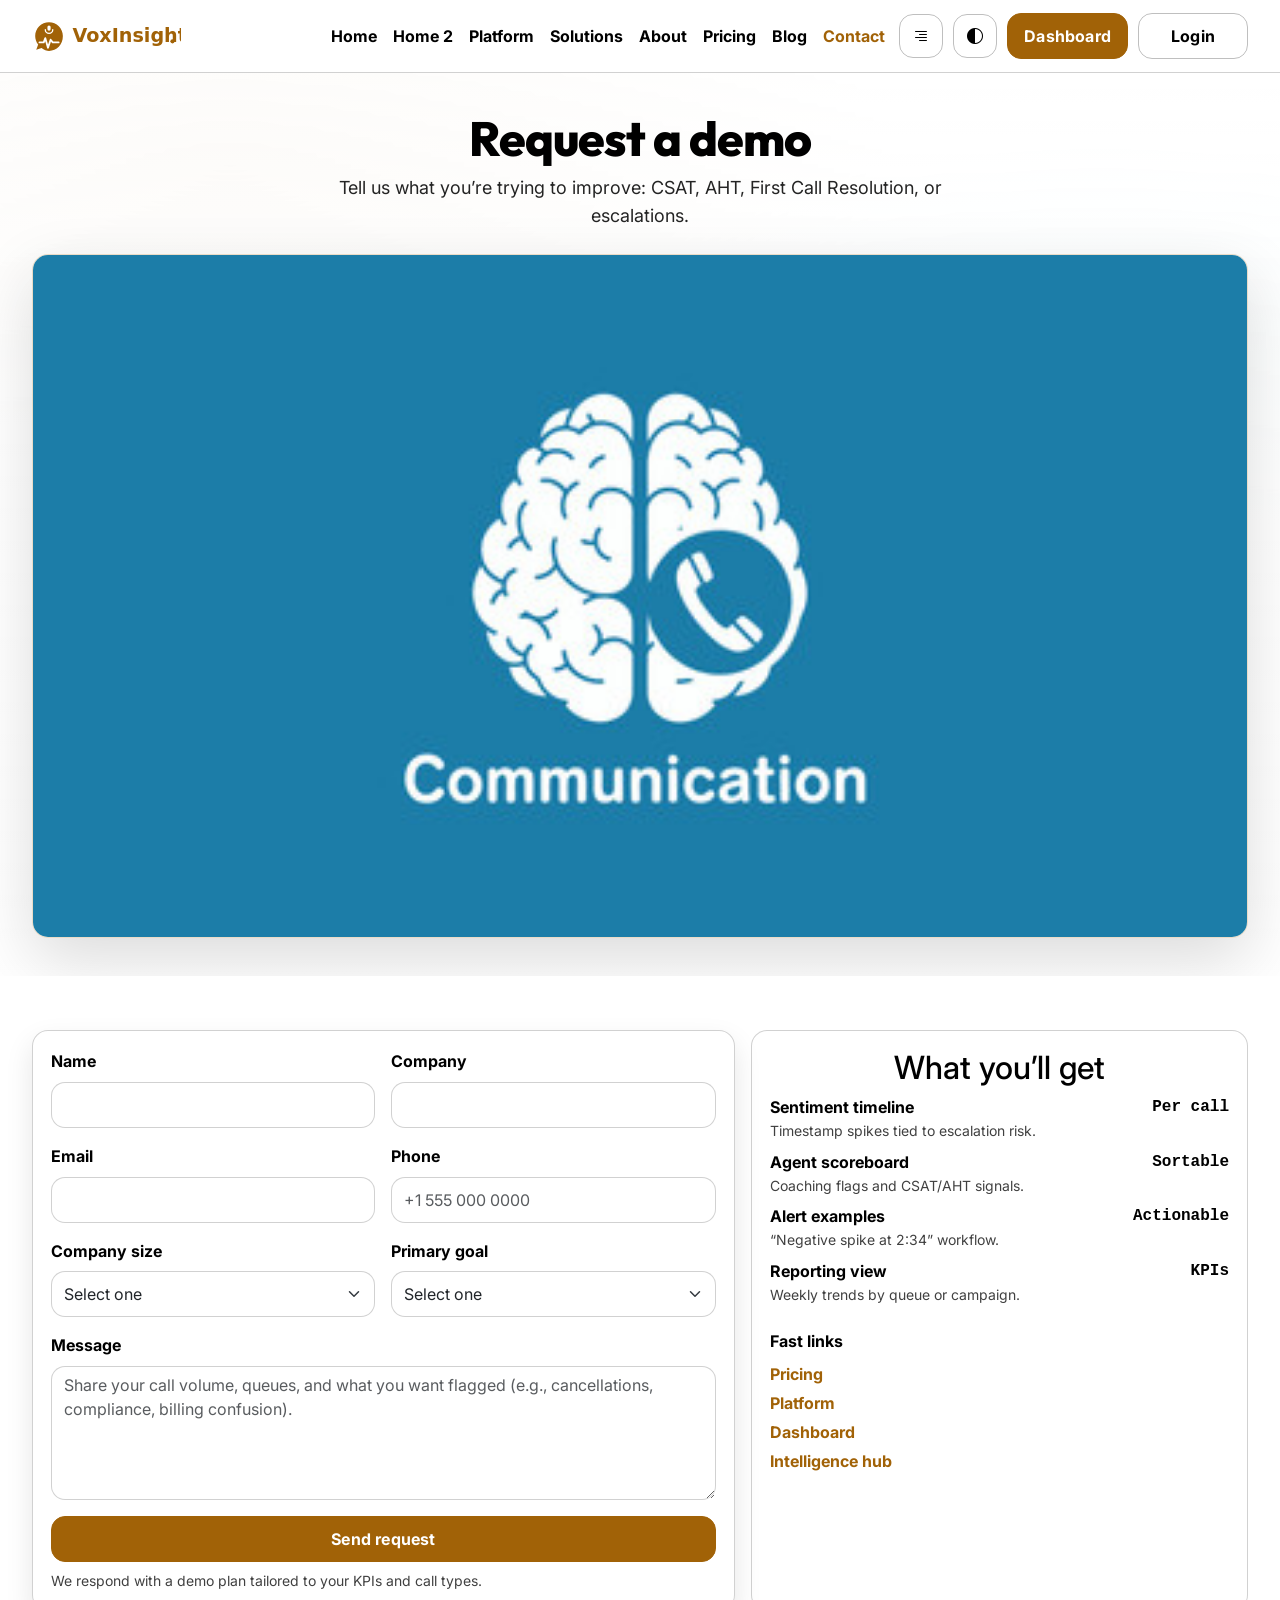
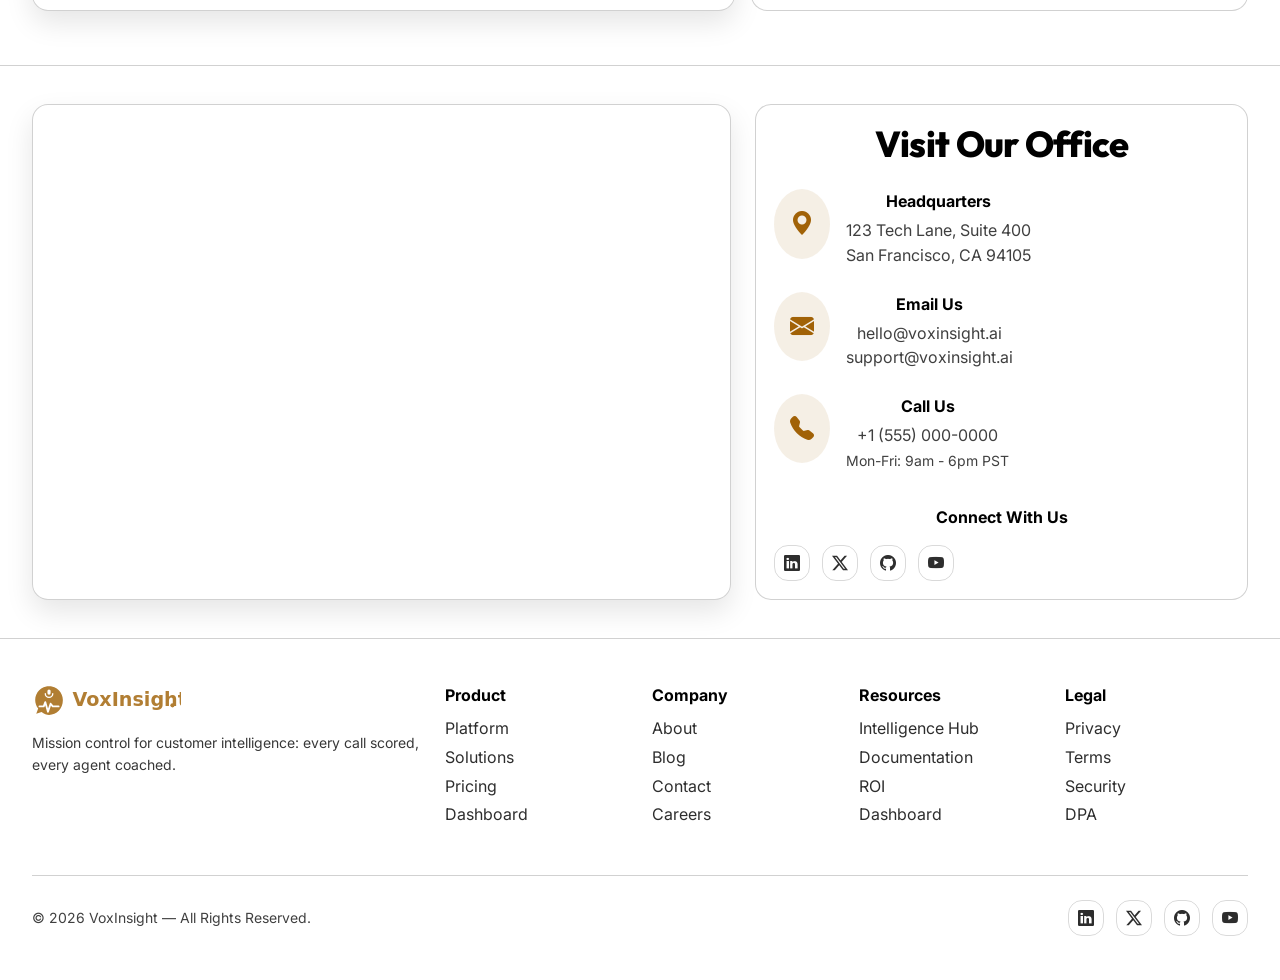
<file: contact.html>
<!doctype html>
<html lang="en" dir="ltr">

<head>
  <meta charset="utf-8" />
  <meta name="viewport" content="width=device-width, initial-scale=1" />
  <title>Contact VoxInsight — Request a Demo</title>
  <meta name="description"
    content="Request a VoxInsight demo. Share your call volume, agent count, and goals for CSAT, AHT, FCR, and escalation reduction." />
  <link rel="icon" type="image/svg+xml" href="assets/images/favicon.svg" />
  <link rel="preconnect" href="https://fonts.googleapis.com" />
  <link rel="preconnect" href="https://fonts.gstatic.com" crossorigin />
  <link href="https://fonts.googleapis.com/css2?family=Inter:wght@400;600;700;800;900&display=swap" rel="stylesheet" />
  <link href="https://cdn.jsdelivr.net/npm/bootstrap@5.3.3/dist/css/bootstrap.min.css" rel="stylesheet"
    integrity="sha384-QWTKZyjpPEjISv5WaRU9OFeRpok6YctnYmDr5pNlyT2bRjXh0JMhjY6hW+ALEwIH" crossorigin="anonymous" />
  <link href="https://cdn.jsdelivr.net/npm/bootstrap-icons@1.11.3/font/bootstrap-icons.min.css" rel="stylesheet" />
  <link href="assets/css/style.css" rel="stylesheet" />
  <link href="assets/css/dark-mode.css" rel="stylesheet" />
  <link href="assets/css/rtl.css" rel="stylesheet" />
  <style>
    .vi-info {
      border: 1px solid var(--vi-border);
      border-radius: var(--vi-radius);
      padding: 18px;
      background: var(--vi-surface)
    }

    [data-theme="dark"] .vi-info {
      background: var(--vi-surface)
    }
  </style>
</head>

<body id="top">
  <a class="vi-skip" href="#main">Skip to content</a>

  <header class="vi-navbar">
    <div class="container vi-container">
      <nav class="navbar navbar-expand-vi vi-nav-inner">
        <button class="navbar-toggler vi-nav-toggler" type="button" data-bs-toggle="offcanvas"
          data-bs-target="#viOffcanvas" aria-controls="viOffcanvas" aria-label="Open menu">
          <i class="bi bi-list" aria-hidden="true"></i>
        </button>

        <div class="vi-nav-brand">
          <a class="vi-logo" href="index.html" aria-label="VoxInsight home">
            <img src="assets/images/logo.svg" alt="VoxInsight Logo" height="34">
          </a>
        </div>

        <div class="collapse navbar-collapse">
          <div class="mx-auto d-flex flex-nowrap gap-3">
            <a class="vi-nav-link" href="index.html">Home</a>
            <a class="vi-nav-link" href="home-2.html">Home 2</a>
            <a class="vi-nav-link" href="services.html">Platform</a>
            <a class="vi-nav-link" href="service-details.html">Solutions</a>
            <a class="vi-nav-link" href="about.html">About</a>
            <a class="vi-nav-link" href="pricing.html">Pricing</a>
            <a class="vi-nav-link" href="blog.html">Blog</a>
            <a class="vi-nav-link active" href="contact.html">Contact</a>
          </div>
        </div>

        <div class="vi-nav-actions">
          <button class="btn btn-vi btn-vi-outline d-none d-sm-inline-flex" type="button" data-vi-dir-toggle
            aria-pressed="false" aria-label="Toggle direction">
            <i class="bi bi-text-right" aria-hidden="true"></i>
          </button>
          <button class="btn btn-vi btn-vi-outline d-none d-sm-inline-flex" type="button" data-vi-theme-toggle
            aria-pressed="false" aria-label="Toggle theme">
            <i class="bi bi-circle-half" aria-hidden="true"></i>
          </button>
          <a class="btn btn-vi btn-vi-primary d-none d-sm-inline-flex" href="dashboard.html">Dashboard</a>
          <a class="btn btn-vi btn-vi-outline d-none d-sm-inline-flex" href="login.html">Login</a>
        </div>
      </nav>
    </div>

  </header>

  <div class="offcanvas offcanvas-top vi-offcanvas" tabindex="-1" id="viOffcanvas" aria-labelledby="viOffcanvasLabel">
    <div class="offcanvas-header">
      <div class="vi-logo" id="viOffcanvasLabel">
        <img src="assets/images/logo.svg" alt="VoxInsight Logo" height="34">
      </div>
      <button type="button" class="btn-close" data-bs-dismiss="offcanvas" aria-label="Close"></button>
    </div>
    <div class="offcanvas-body">
      <nav class="nav flex-column" aria-label="Mobile">
        <a class="nav-link" href="index.html">Home</a>
        <a class="nav-link" href="home-2.html">Home 2</a>
        <a class="nav-link" href="services.html">Platform</a>
        <a class="nav-link" href="service-details.html">Solutions</a>
        <a class="nav-link" href="about.html">About</a>
        <a class="nav-link" href="pricing.html">Pricing</a>
        <a class="nav-link" href="blog.html">Blog</a>
        <a class="nav-link active" href="contact.html">Contact</a>
        <div class="mt-3 d-grid gap-2">
          <button class="btn btn-vi btn-vi-outline" type="button" data-vi-dir-toggle aria-pressed="false">
            <i class="bi bi-text-right" aria-hidden="true"></i>
          </button>
          <button class="btn btn-vi btn-vi-outline" type="button" data-vi-theme-toggle aria-pressed="false"
            aria-label="Toggle theme">
            <i class="bi bi-circle-half" aria-hidden="true"></i>
          </button>
          <a class="btn btn-vi btn-vi-primary" href="dashboard.html">Dashboard</a>
          <a class="btn btn-vi btn-vi-outline" href="login.html">Login</a>
        </div>
      </nav>
    </div>
  </div>

  <main id="main">
    <section class="vi-section compact vi-page-hero">
      <div class="container vi-container text-center">
        <h1 class="vi-h1 mb-2">Request a demo</h1>
        <p class="vi-lead mb-0 mx-auto">Tell us what you’re trying to improve: CSAT, AHT, First Call Resolution, or escalations.
        </p>
        <div class="vi-img-box mt-4">
          <img src="assets/images/cont.jpg" alt="Contact Support" loading="lazy">
        </div>
      </div>
    </section>

    <section class="vi-section">
      <div class="container vi-container">
        <div class="row g-3">
          <div class="col-12 col-lg-7">
            <div class="vi-card">
              <div class="vi-card-body">
                <form class="vi-form needs-validation" id="demo" novalidate>
                  <div class="row g-3">
                    <div class="col-12 col-lg-6">
                      <label class="form-label fw-bold" for="name">Name</label>
                      <input class="form-control" id="name" name="name" type="text" autocomplete="name" required />
                      <div class="invalid-feedback">Enter your name.</div>
                    </div>
                    <div class="col-12 col-lg-6">
                      <label class="form-label fw-bold" for="company">Company</label>
                      <input class="form-control" id="company" name="company" type="text" autocomplete="organization"
                        required />
                      <div class="invalid-feedback">Enter your company.</div>
                    </div>
                    <div class="col-12 col-lg-6">
                      <label class="form-label fw-bold" for="email">Email</label>
                      <input class="form-control" id="email" name="email" type="email" autocomplete="email" required />
                      <div class="invalid-feedback">Enter a valid email address.</div>
                    </div>
                    <div class="col-12 col-lg-6">
                      <label class="form-label fw-bold" for="phone">Phone</label>
                      <input class="form-control" id="phone" name="phone" type="tel" autocomplete="tel"
                        placeholder="+1 555 000 0000" required />
                      <div class="invalid-feedback">Enter a phone number.</div>
                    </div>
                    <div class="col-12 col-lg-6">
                      <label class="form-label fw-bold" for="size">Company size</label>
                      <select class="form-select" id="size" name="size" required>
                        <option value="" selected disabled>Select one</option>
                        <option>1–50</option>
                        <option>51–250</option>
                        <option>251–1000</option>
                        <option>1001+</option>
                      </select>
                      <div class="invalid-feedback">Choose a company size.</div>
                    </div>
                    <div class="col-12 col-lg-6">
                      <label class="form-label fw-bold" for="goal">Primary goal</label>
                      <select class="form-select" id="goal" name="goal" required>
                        <option value="" selected disabled>Select one</option>
                        <option>Reduce escalations</option>
                        <option>Improve CSAT</option>
                        <option>Control AHT</option>
                        <option>Increase First Call Resolution</option>
                      </select>
                      <div class="invalid-feedback">Choose a goal.</div>
                    </div>
                    <div class="col-12">
                      <label class="form-label fw-bold" for="message">Message</label>
                      <textarea class="form-control" id="message" name="message" rows="5"
                        placeholder="Share your call volume, queues, and what you want flagged (e.g., cancellations, compliance, billing confusion)."
                        required></textarea>
                      <div class="invalid-feedback">Enter a message.</div>
                    </div>
                    <div class="col-12 d-grid">
                      <button class="btn btn-vi btn-vi-primary" type="submit">Send request</button>
                      <div class="small opacity-75 mt-2">We respond with a demo plan tailored to your KPIs and call
                        types.</div>
                    </div>
                  </div>
                </form>
              </div>
            </div>
          </div>
          <div class="col-12 col-lg-5">
            <div class="vi-info h-100">
              <div class="fw-bold mb-2 text-center"><h2>What you’ll get</h2></div>
              <div class="d-grid gap-2">
                <div class="vi-metric">
                  <div>
                    <div class="label">Sentiment timeline</div>
                    <div class="small opacity-75">Timestamp spikes tied to escalation risk.</div>
                  </div>
                  <div class="value">Per call</div>
                </div>
                <div class="vi-metric">
                  <div>
                    <div class="label">Agent scoreboard</div>
                    <div class="small opacity-75">Coaching flags and CSAT/AHT signals.</div>
                  </div>
                  <div class="value">Sortable</div>
                </div>
                <div class="vi-metric">
                  <div>
                    <div class="label">Alert examples</div>
                    <div class="small opacity-75">“Negative spike at 2:34” workflow.</div>
                  </div>
                  <div class="value">Actionable</div>
                </div>
                <div class="vi-metric">
                  <div>
                    <div class="label">Reporting view</div>
                    <div class="small opacity-75">Weekly trends by queue or campaign.</div>
                  </div>
                  <div class="value">KPIs</div>
                </div>
              </div>
              <div class="mt-4">
                <div class="fw-bold mb-2">Fast links</div>
                <div class="d-grid gap-1">
                  <a class="fw-bold" href="pricing.html">Pricing</a>
                  <a class="fw-bold" href="services.html">Platform</a>
                  <a class="fw-bold" href="dashboard.html">Dashboard</a>
                  <a class="fw-bold" href="blog.html">Intelligence hub</a>
                </div>
              </div>
            </div>
          </div>
        </div>
      </div>
    </section>

    <section class="vi-section compact border-top">
      <div class="container vi-container text-center">
        <div class="row g-4 align-items-stretch">
          <div class="col-12 col-lg-7">
            <div class="vi-card h-100 overflow-hidden">
              <div class="vi-card-body p-0 h-100" style="min-height: 450px;">
                <iframe
                  src="https://www.google.com/maps/embed?pb=!1m18!1m12!1m3!1d3153.8354345093747!2d-122.41941548468212!3d37.77492957975922!2m3!1f0!2f0!3f0!3m2!1i1024!2i768!4f13.1!3m3!1m2!1s0x8085809c6c8f4459%3A0xb10ed6d9b5050fa5!2sTwitter%20HQ!5e0!3m2!1sen!2sus!4v1711984000000!5m2!1sen!2sus"
                  width="100%" height="100%" style="border:0;" allowfullscreen="" loading="lazy"
                  referrerpolicy="no-referrer-when-downgrade" title="VoxInsight Location">
                </iframe>
              </div>
            </div>
          </div>
          <div class="col-12 col-lg-5">
            <div class="vi-info h-100 d-flex flex-column justify-content-center">
              <h2 class="vi-h2 mb-4">Visit Our Office</h2>
              <div class="d-grid gap-4">
                <div class="d-flex gap-3 align-items-start">
                  <div class="bg-primary bg-opacity-10 p-3 rounded-circle text-primary">
                    <i class="bi bi-geo-alt-fill fs-4"></i>
                  </div>
                  <div>
                    <div class="fw-bold mb-1">Headquarters</div>
                    <div class="opacity-75">123 Tech Lane, Suite 400<br>San Francisco, CA 94105</div>
                  </div>
                </div>

                <div class="d-flex gap-3 align-items-start">
                  <div class="bg-primary bg-opacity-10 p-3 rounded-circle text-primary">
                    <i class="bi bi-envelope-fill fs-4"></i>
                  </div>
                  <div>
                    <div class="fw-bold mb-1">Email Us</div>
                    <div class="opacity-75">
                      <a href="mailto:hello@voxinsight.ai" class="text-reset">hello@voxinsight.ai</a><br>
                      <a href="mailto:support@voxinsight.ai" class="text-reset">support@voxinsight.ai</a>
                    </div>
                  </div>
                </div>

                <div class="d-flex gap-3 align-items-start">
                  <div class="bg-primary bg-opacity-10 p-3 rounded-circle text-primary">
                    <i class="bi bi-telephone-fill fs-4"></i>
                  </div>
                  <div>
                    <div class="fw-bold mb-1">Call Us</div>
                    <div class="opacity-75">
                      <a href="tel:+15550000000" class="text-reset">+1 (555) 000-0000</a><br>
                      <span class="small">Mon-Fri: 9am - 6pm PST</span>
                    </div>
                  </div>
                </div>

                <div class="pt-2">
                  <div class="fw-bold mb-3">Connect With Us</div>
                  <div class="vi-social-links">
                    <a href="#" aria-label="LinkedIn"><i class="bi bi-linkedin"></i></a>
                    <a href="#" aria-label="X (Twitter)"><i class="bi bi-twitter-x"></i></a>
                    <a href="#" aria-label="GitHub"><i class="bi bi-github"></i></a>
                    <a href="#" aria-label="YouTube"><i class="bi bi-youtube"></i></a>
                  </div>
                </div>
              </div>
            </div>
          </div>
        </div>
      </div>
    </section>
  </main>

  <footer class="vi-footer">
    <div class="container vi-container">
      <div class="row g-4">
        <div class="col-12 col-lg-4">
          <a class="vi-logo" href="index.html" aria-label="VoxInsight home">
            <img src="assets/images/logo.svg" alt="VoxInsight Logo" height="34">
          </a>
          <p class="mt-2 mb-0 small">Mission control for customer intelligence: every call scored, every agent coached.
          </p>
        </div>
        <div class="col-6 col-lg-2">
          <div class="fw-bold mb-2">Product</div>
          <div class="d-grid gap-1">
            <a href="services.html">Platform</a>
            <a href="service-details.html">Solutions</a>
            <a href="pricing.html">Pricing</a>
            <a href="dashboard.html">Dashboard</a>
          </div>
        </div>
        <div class="col-6 col-lg-2">
          <div class="fw-bold mb-2">Company</div>
          <div class="d-grid gap-1">
            <a href="about.html">About</a>
            <a href="blog.html">Blog</a>
            <a href="contact.html">Contact</a>
            <a href="coming-soon.html">Careers</a>
          </div>
        </div>
        <div class="col-6 col-lg-2">
          <div class="fw-bold mb-2">Resources</div>
          <div class="d-grid gap-1">
            <a href="blog.html">Intelligence Hub</a>
            <a href="services.html">Documentation</a>
            <a href="pricing.html">ROI</a>
            <a href="dashboard.html">Dashboard</a>
          </div>
        </div>
        <div class="col-6 col-lg-2">
          <div class="fw-bold mb-2">Legal</div>
          <div class="d-grid gap-1">
            <a href="404.html">Privacy</a>
            <a href="404.html">Terms</a>
            <a href="404.html">Security</a>
            <a href="404.html">DPA</a>
          </div>
        </div>
      </div>
      <div
        class="d-flex flex-column flex-lg-row flex-wrap justify-content-center justify-content-lg-between align-items-center gap-3 mt-5 pt-4 border-top text-center text-lg-start">
        <div class="small opacity-75">© 2026 VoxInsight — All Rights Reserved.</div>

        <div class="vi-social-links">
          <a href="#" aria-label="LinkedIn"><i class="bi bi-linkedin"></i></a>
          <a href="#" aria-label="X (Twitter)"><i class="bi bi-twitter-x"></i></a>
          <a href="#" aria-label="GitHub"><i class="bi bi-github"></i></a>
          <a href="#" aria-label="YouTube"><i class="bi bi-youtube"></i></a>
        </div>

      </div>
    </div>
  </footer>

  <script src="https://cdn.jsdelivr.net/npm/bootstrap@5.3.3/dist/js/bootstrap.bundle.min.js"
    integrity="sha384-YvpcrYf0tY3lHB60NNkmXc5s9fDVZLESaAA55NDzOxhy9GkcIdslK1eN7N6jIeHz"
    crossorigin="anonymous"></script>
  <script src="assets/js/main.js"></script>
</body>

</html>
</file>
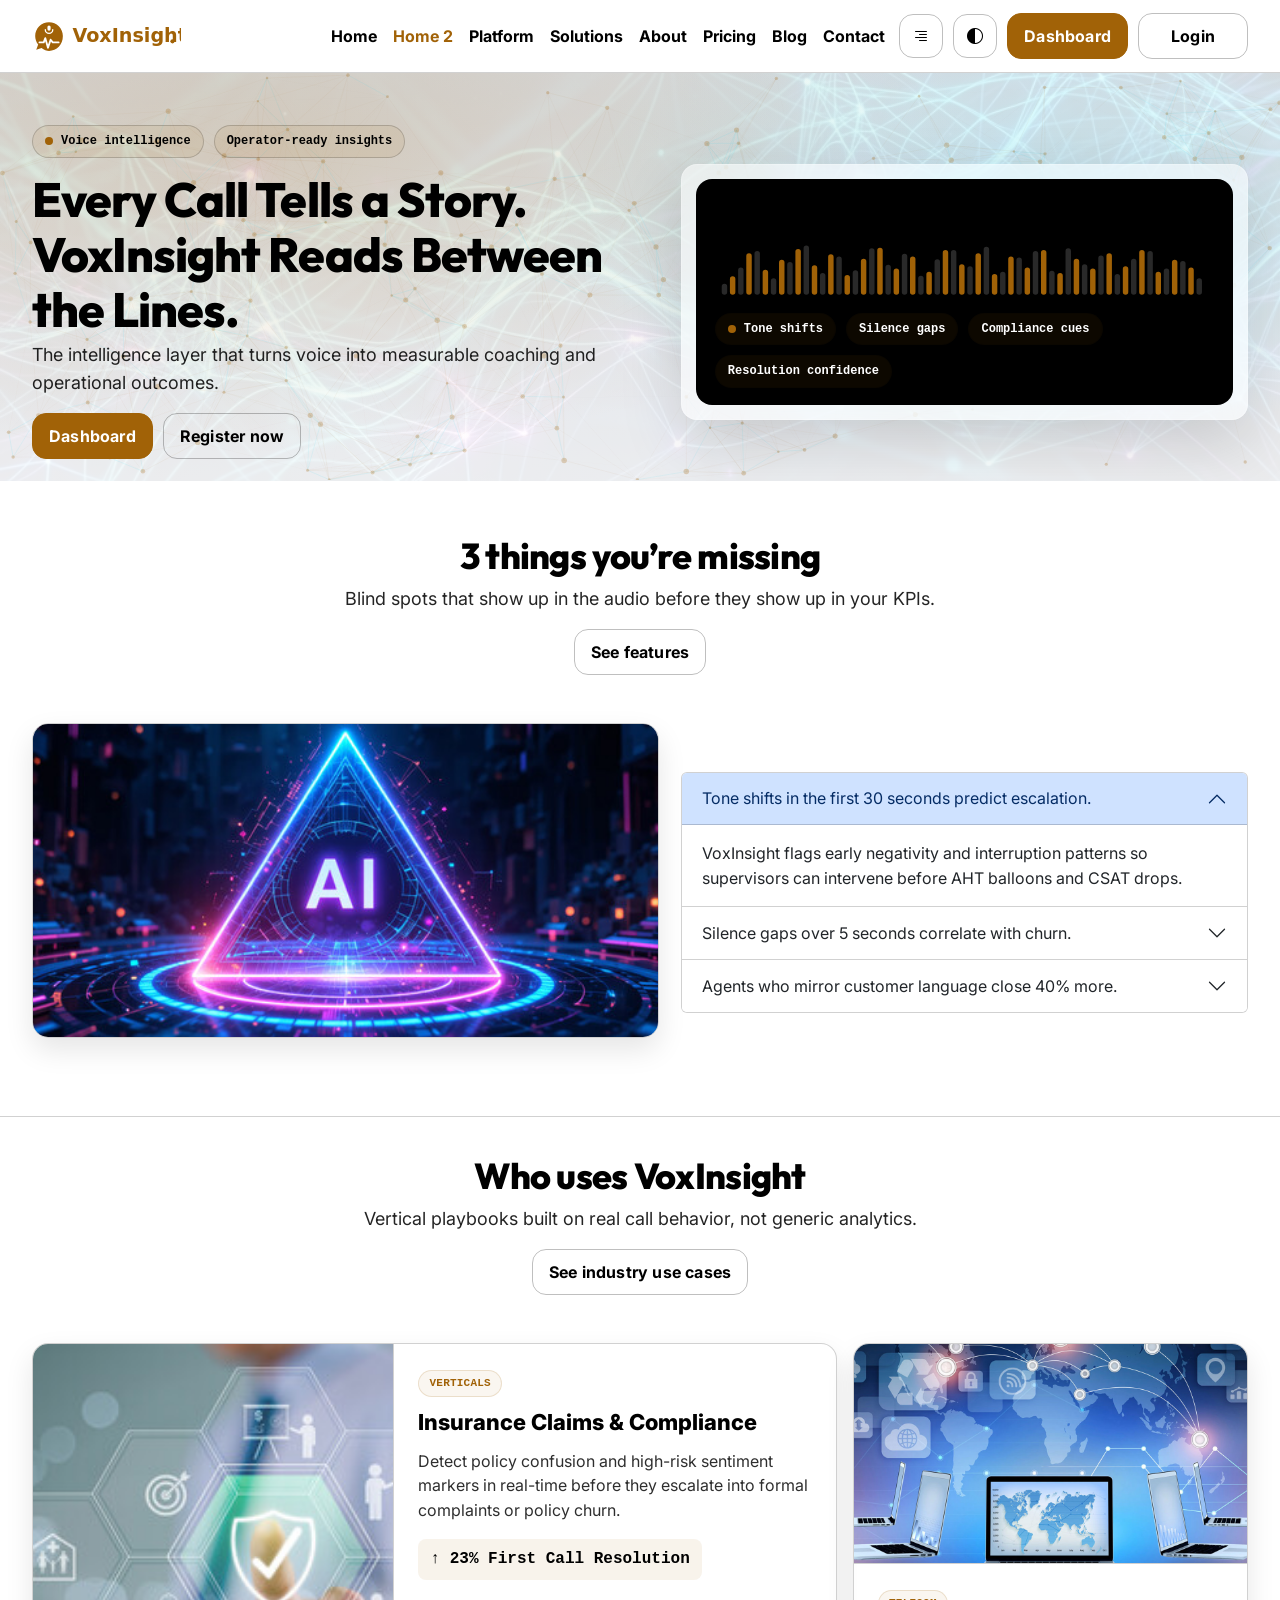
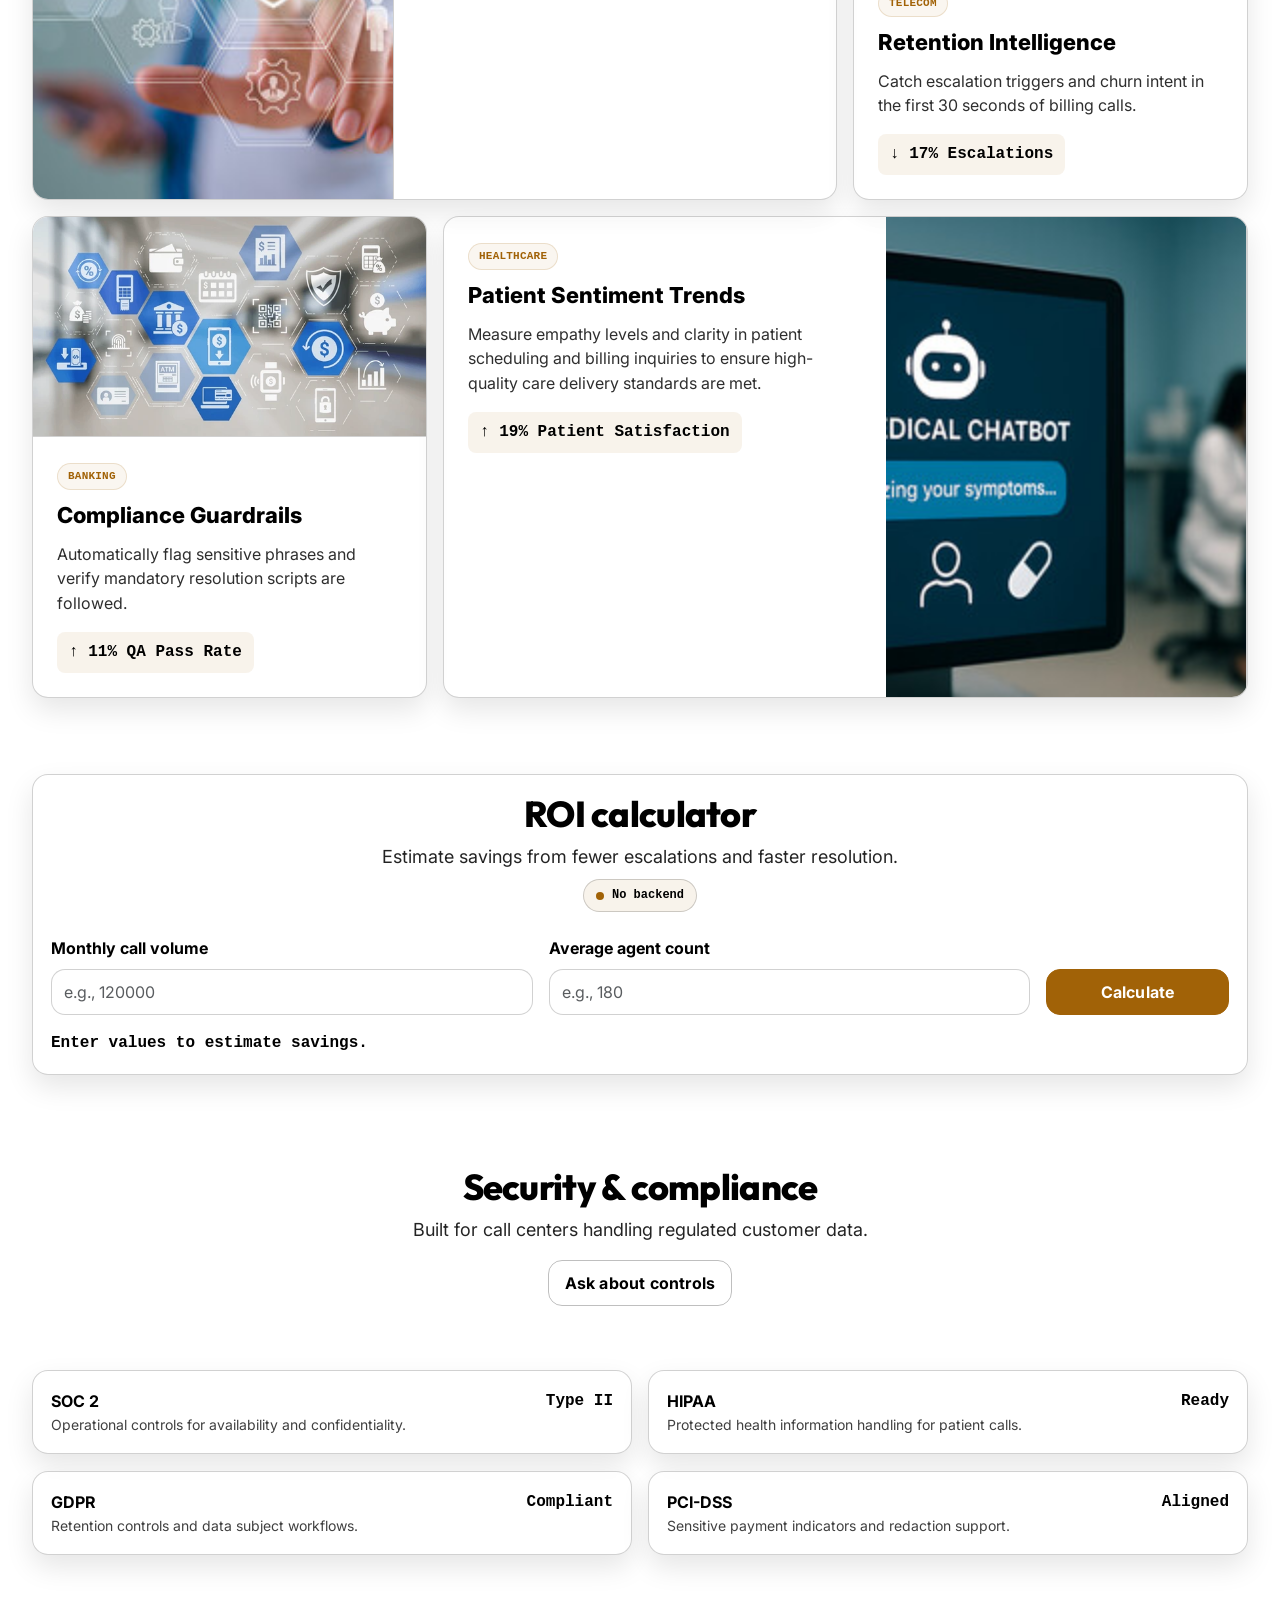
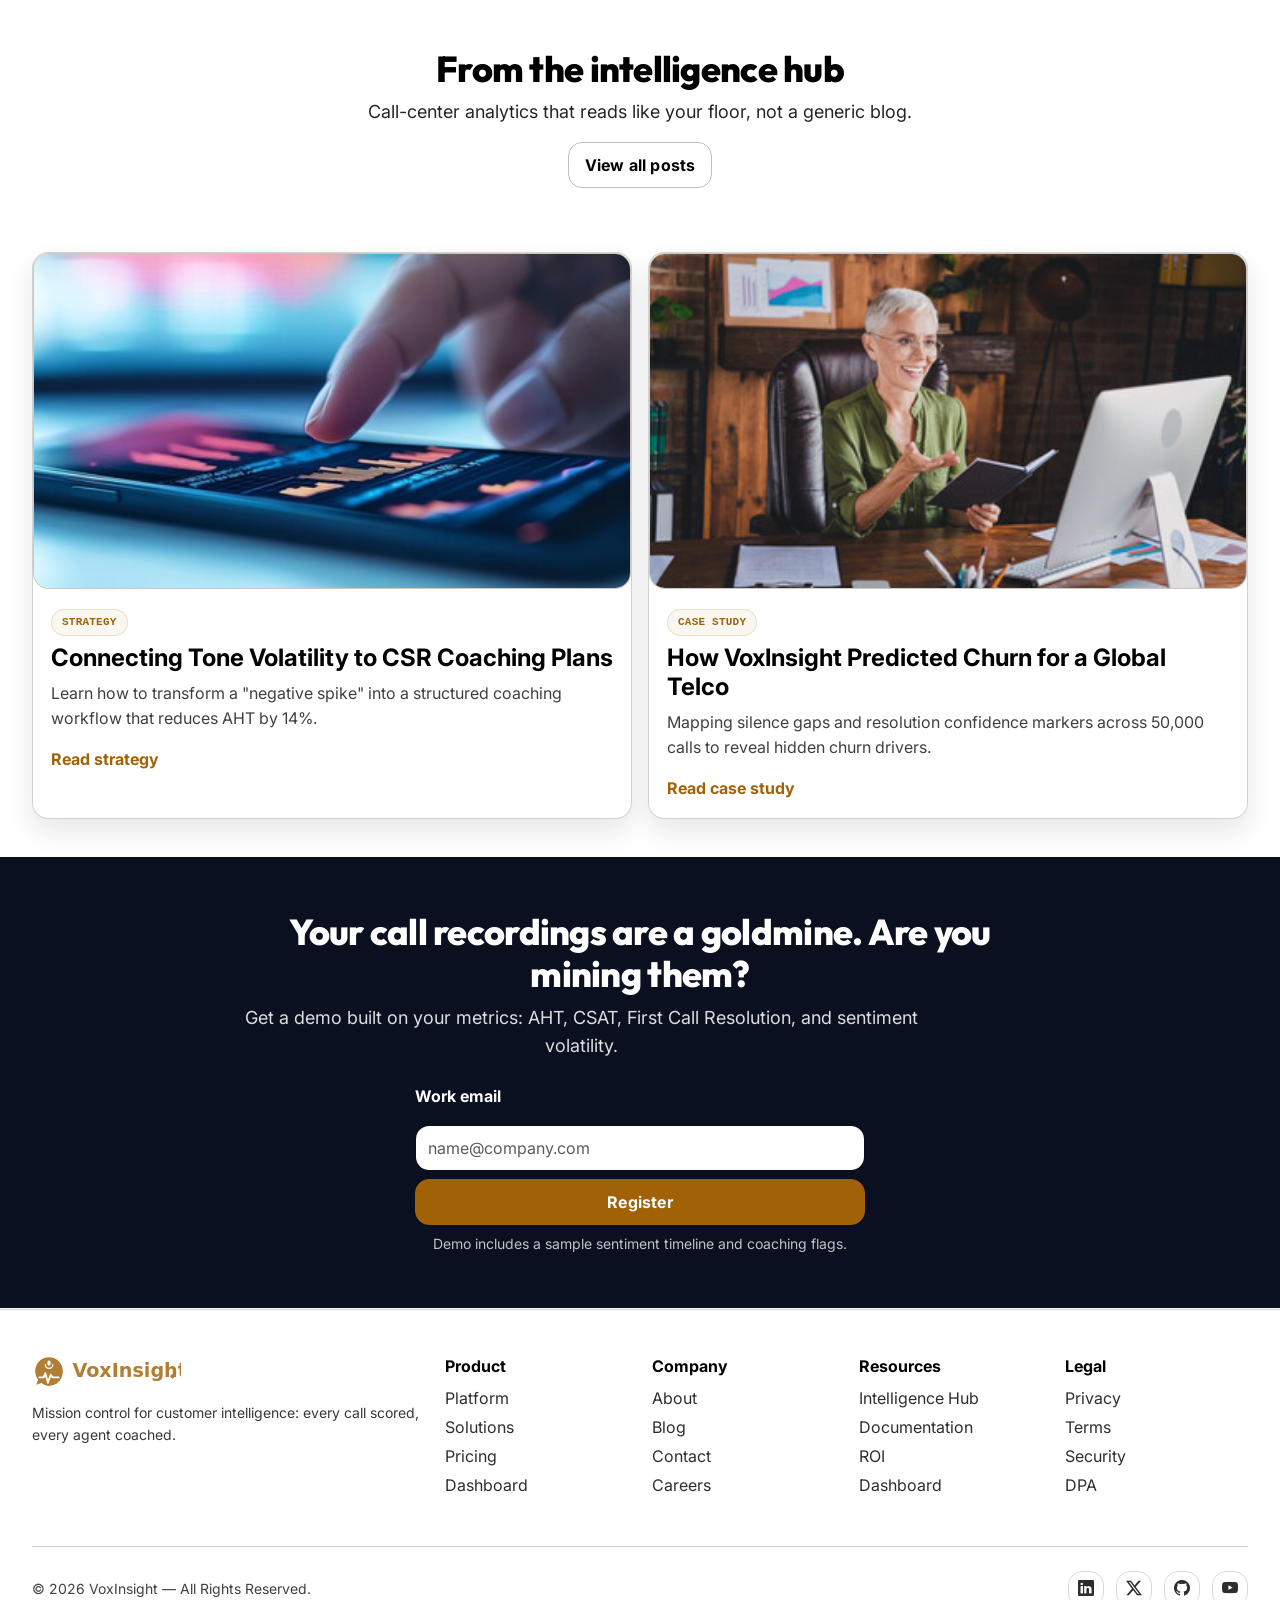
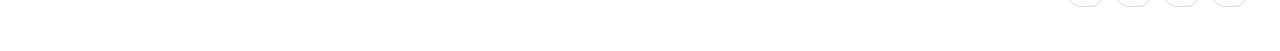
<file: home-2.html>
<!doctype html>
<html lang="en" dir="ltr">

<head>
  <meta charset="utf-8" />
  <meta name="viewport" content="width=device-width, initial-scale=1" />
  <title>VoxInsight — The Intelligence Layer for Calls</title>
  <meta name="description"
    content="Go beyond transcription. Measure tone shifts, silence gaps, escalation risk, and coaching signals that move CSAT, AHT, and FCR." />
  <link rel="icon" type="image/svg+xml" href="assets/images/favicon.svg" />
  <link rel="preconnect" href="https://fonts.googleapis.com" />
  <link rel="preconnect" href="https://fonts.gstatic.com" crossorigin />
  <link href="https://fonts.googleapis.com/css2?family=Inter:wght@400;600;700;800;900&display=swap" rel="stylesheet" />
  <link href="https://cdn.jsdelivr.net/npm/bootstrap@5.3.3/dist/css/bootstrap.min.css" rel="stylesheet"
    integrity="sha384-QWTKZyjpPEjISv5WaRU9OFeRpok6YctnYmDr5pNlyT2bRjXh0JMhjY6hW+ALEwIH" crossorigin="anonymous" />
  <link href="https://cdn.jsdelivr.net/npm/bootstrap-icons@1.11.3/font/bootstrap-icons.min.css" rel="stylesheet" />
  <link href="assets/css/style.css" rel="stylesheet" />
  <link href="assets/css/dark-mode.css" rel="stylesheet" />
  <link href="assets/css/rtl.css" rel="stylesheet" />
  <style>
    .vi-bento-item {
      position: relative;
      border-radius: var(--vi-radius);
      border: 1px solid var(--vi-border);
      background: rgba(255, 255, 255, 0.4);
      backdrop-filter: blur(8px) saturate(120%);
      overflow: hidden;
      display: flex;
      flex-direction: column;
      transition: all 0.4s cubic-bezier(0.4, 0, 0.2, 1);
      box-shadow: var(--vi-shadow-sm);
      padding: 0;
    }

    [data-theme="dark"] .vi-bento-item {
      background: rgba(0, 0, 0, 0.3);
      border-color: rgba(255, 255, 255, 0.1);
    }

    .vi-wave {
      border-radius: var(--vi-radius);
      border: 1px solid var(--vi-border);
      background: var(--vi-black);
      color: var(--vi-white);
      padding: 22px;
      position: relative;
      overflow: hidden
    }

    .vi-wave svg {
      width: 100%;
      height: 180px
    }

    .vi-wave .tag {
      position: absolute;
      inset: auto 18px 16px 18px;
      display: flex;
      flex-wrap: wrap;
      gap: 10px;
      align-items: center
    }

    .vi-pulse {
      transform-origin: center;
      animation: viPulse 1.6s ease-in-out infinite
    }

    @keyframes viPulse {

      0%,
      100% {
        opacity: .6
      }

      50% {
        opacity: 1
      }
    }

    [data-theme="dark"] .vi-wave {
      background: rgba(0, 0, 0, .35);
      border-color: var(--vi-border)
    }
  </style>
</head>

<body id="top">
  <a class="vi-skip" href="#main">Skip to content</a>

  <header class="vi-navbar">
    <div class="container vi-container">
      <nav class="navbar navbar-expand-vi vi-nav-inner">
        <button class="navbar-toggler vi-nav-toggler" type="button" data-bs-toggle="offcanvas"
          data-bs-target="#viOffcanvas" aria-controls="viOffcanvas" aria-label="Open menu">
          <i class="bi bi-list" aria-hidden="true"></i>
        </button>

        <div class="vi-nav-brand">
          <a class="vi-logo" href="index.html" aria-label="VoxInsight home">
            <img src="assets/images/logo.svg" alt="VoxInsight Logo" height="34">
          </a>
        </div>

        <div class="collapse navbar-collapse">
          <div class="mx-auto d-flex flex-nowrap gap-3">
            <a class="vi-nav-link" href="index.html">Home</a>
            <a class="vi-nav-link active" href="home-2.html">Home 2</a>
            <a class="vi-nav-link" href="services.html">Platform</a>
            <a class="vi-nav-link" href="service-details.html">Solutions</a>
            <a class="vi-nav-link" href="about.html">About</a>
            <a class="vi-nav-link" href="pricing.html">Pricing</a>
            <a class="vi-nav-link" href="blog.html">Blog</a>
            <a class="vi-nav-link" href="contact.html">Contact</a>
          </div>
        </div>

        <div class="vi-nav-actions">
          <button class="btn btn-vi btn-vi-outline d-none d-sm-inline-flex" type="button" data-vi-dir-toggle
            aria-pressed="false" aria-label="Toggle direction">
            <i class="bi bi-text-right" aria-hidden="true"></i>
          </button>
          <button class="btn btn-vi btn-vi-outline d-none d-sm-inline-flex" type="button" data-vi-theme-toggle
            aria-pressed="false" aria-label="Toggle theme">
            <i class="bi bi-circle-half" aria-hidden="true"></i>
          </button>
          <a class="btn btn-vi btn-vi-primary d-none d-sm-inline-flex" href="dashboard.html">Dashboard</a>
          <a class="btn btn-vi btn-vi-outline d-none d-sm-inline-flex" href="login.html">Login</a>
        </div>
      </nav>
    </div>

  </header>

  <div class="offcanvas offcanvas-top vi-offcanvas" tabindex="-1" id="viOffcanvas" aria-labelledby="viOffcanvasLabel">
    <div class="offcanvas-header">
      <div class="vi-logo" id="viOffcanvasLabel">
        <img src="assets/images/logo.svg" alt="VoxInsight Logo" height="34">
      </div>
      <button type="button" class="btn-close" data-bs-dismiss="offcanvas" aria-label="Close"></button>
    </div>
    <div class="offcanvas-body">
      <nav class="nav flex-column" aria-label="Mobile">
        <a class="nav-link" href="index.html">Home</a>
        <a class="nav-link active" href="home-2.html">Home 2</a>
        <a class="nav-link" href="services.html">Platform</a>
        <a class="nav-link" href="service-details.html">Solutions</a>
        <a class="nav-link" href="about.html">About</a>
        <a class="nav-link" href="pricing.html">Pricing</a>
        <a class="nav-link" href="blog.html">Blog</a>
        <a class="nav-link" href="contact.html">Contact</a>
        <div class="mt-3 d-grid gap-2">
          <button class="btn btn-vi btn-vi-outline" type="button" data-vi-dir-toggle aria-pressed="false">
            <i class="bi bi-text-right" aria-hidden="true"></i>
          </button>
          <button class="btn btn-vi btn-vi-outline" type="button" data-vi-theme-toggle aria-pressed="false"
            aria-label="Toggle theme">
            <i class="bi bi-circle-half" aria-hidden="true"></i>
          </button>
          <a class="btn btn-vi btn-vi-primary" href="dashboard.html">Dashboard</a>
          <a class="btn btn-vi btn-vi-outline" href="login.html">Login</a>
        </div>
      </nav>
    </div>
  </div>

  <main id="main">
    <section class="vi-hero">
      <canvas class="vi-hero-canvas" data-vi-hero-canvas aria-hidden="true"></canvas>
      <div class="container vi-container">
        <div class="vi-hero-grid">
          <div class="vi-hero-copy">
            <div class="vi-hero-kicker">
              <span class="vi-badge dot">Voice intelligence</span>
              <span class="vi-badge">Operator-ready insights</span>
            </div>
            <h1 class="vi-h1 mb-1">Every Call Tells a Story. VoxInsight Reads Between the Lines.</h1>
            <p class="vi-lead mb-2 mx-auto mx-lg-0">The intelligence layer that turns voice into measurable coaching and operational
              outcomes.</p>
            <div class="vi-hero-actions">
              <a class="btn btn-vi btn-vi-primary" href="dashboard.html">Dashboard</a>
              <a class="btn btn-vi btn-vi-outline" href="register.html">Register now</a>
            </div>
          </div>

          <div class="vi-hero-panel">
            <div class="vi-wave">
              <svg viewBox="0 0 900 200" xmlns="http://www.w3.org/2000/svg" role="img" aria-label="Waveform visualization">
                <g fill="none" stroke="rgba(255,255,255,.16)" stroke-width="10" stroke-linecap="round">
                  <path
                    d="M10 100 L10 90 M40 100 L40 60 M70 100 L70 30 M100 100 L100 80 M130 100 L130 50 M160 100 L160 20 M190 100 L190 70 M220 100 L220 40 M250 100 L250 65 M280 100 L280 25 M310 100 L310 55 M340 100 L340 35 M370 100 L370 75 M400 100 L400 45 M430 100 L430 28 M460 100 L460 58 M490 100 L490 22 M520 100 L520 68 M550 100 L550 42 M580 100 L580 30 M610 100 L610 66 M640 100 L640 25 M670 100 L670 54 M700 100 L700 38 M730 100 L730 72 M760 100 L760 44 M790 100 L790 30 M820 100 L820 62 M850 100 L850 48 M880 100 L880 80" />
                </g>
                <g class="vi-pulse" fill="none" stroke="var(--vi-accent)" stroke-width="10" stroke-linecap="round">
                  <path
                    d="M25 100 L25 76 M55 100 L55 34 M85 100 L85 64 M115 100 L115 46 M145 100 L145 26 M175 100 L175 56 M205 100 L205 36 M235 100 L235 74 M265 100 L265 44 M295 100 L295 24 M325 100 L325 62 M355 100 L355 40 M385 100 L385 68 M415 100 L415 28 M445 100 L445 54 M475 100 L475 34 M505 100 L505 72 M535 100 L535 40 M565 100 L565 60 M595 100 L595 28 M625 100 L625 70 M655 100 L655 44 M685 100 L685 62 M715 100 L715 34 M745 100 L745 58 M775 100 L775 28 M805 100 L805 68 M835 100 L835 46 M865 100 L865 60" />
                </g>
              </svg>
              <div class="tag">
                <span class="vi-badge dot">Tone shifts</span>
                <span class="vi-badge">Silence gaps</span>
                <span class="vi-badge">Compliance cues</span>
                <span class="vi-badge">Resolution confidence</span>
              </div>
            </div>
          </div>
        </div>
      </div>
    </section>

    <section class="vi-section">
      <div class="container vi-container">
        <div class="text-center mb-5">
          <h2 class="vi-h2 mb-2">3 things you’re missing</h2>
          <p class="vi-lead mb-3 mx-auto" style="max-width: 700px;">Blind spots that show up in the audio before they show up in your KPIs.</p>
          <a class="btn btn-vi btn-vi-outline" href="services.html">See features</a>
        </div>

        <div class="vi-split align-items-center">
          <div class="vi-answer-img">
            <img src="assets/images/ilv.jpg" alt="Intelligence layer visual" loading="lazy">
          </div>
          <div class="accordion" id="viMissed">
            <div class="accordion-item">
              <h3 class="accordion-header">
                <button class="accordion-button" type="button" data-bs-toggle="collapse" data-bs-target="#viM1"
                  aria-expanded="true" aria-controls="viM1">
                  Tone shifts in the first 30 seconds predict escalation.
                </button>
              </h3>
              <div id="viM1" class="accordion-collapse collapse show" data-bs-parent="#viMissed">
                <div class="accordion-body">
                  VoxInsight flags early negativity and interruption patterns so supervisors can intervene before AHT
                  balloons and CSAT drops.
                </div>
              </div>
            </div>
            <div class="accordion-item">
              <h3 class="accordion-header">
                <button class="accordion-button collapsed" type="button" data-bs-toggle="collapse"
                  data-bs-target="#viM2" aria-expanded="false" aria-controls="viM2">
                  Silence gaps over 5 seconds correlate with churn.
                </button>
              </h3>
              <div id="viM2" class="accordion-collapse collapse" data-bs-parent="#viMissed">
                <div class="accordion-body">
                  Long pauses often mean searching, uncertainty, or policy confusion. We surface where silence happens
                  and
                  which scripts prevent it.
                </div>
              </div>
            </div>
            <div class="accordion-item">
              <h3 class="accordion-header">
                <button class="accordion-button collapsed" type="button" data-bs-toggle="collapse"
                  data-bs-target="#viM3" aria-expanded="false" aria-controls="viM3">
                  Agents who mirror customer language close 40% more.
                </button>
              </h3>
              <div id="viM3" class="accordion-collapse collapse" data-bs-parent="#viMissed">
                <div class="accordion-body">
                  We highlight phrases tied to resolution confidence and empathy. Turn top performers into a repeatable
                  coaching blueprint.
                </div>
              </div>
            </div>
          </div>
        </div>
      </div>
    </section>

    <section class="vi-section compact border-top">
      <div class="container vi-container">
        <div class="text-center mb-5">
          <h2 class="vi-h2 mb-2">Who uses VoxInsight</h2>
          <p class="vi-lead mb-3 mx-auto" style="max-width: 600px;">Vertical playbooks built on real call behavior, not generic analytics.</p>
          <a class="btn btn-vi btn-vi-outline" href="service-details.html">See industry use cases</a>
        </div>

        <div class="vi-bento-grid mt-4">
          <!-- Insurance - Large Item -->
          <div class="vi-bento-item large">
            <img src="assets/images/in.jpg" alt="Insurance Industry AI" class="vi-bento-img" loading="lazy">
            <div class="vi-bento-content">
              <div class="vi-bento-tag">Verticals</div>
              <h3 class="vi-bento-title">Insurance Claims & Compliance</h3>
              <p class="vi-bento-desc">Detect policy confusion and high-risk sentiment markers in real-time before they
                escalate into formal complaints or policy churn.</p>
              <div class="vi-bento-metric">↑ 23% First Call Resolution</div>
            </div>
          </div>

          <!-- Telecom -->
          <div class="vi-bento-item">
            <img src="assets/images/telecome.jpeg" alt="Telecom Analytics" class="vi-bento-img" loading="lazy">
            <div class="vi-bento-content">
              <div class="vi-bento-tag">Telecom</div>
              <h3 class="vi-bento-title">Retention Intelligence</h3>
              <p class="vi-bento-desc">Catch escalation triggers and churn intent in the first 30 seconds of billing
                calls.</p>
              <div class="vi-bento-metric">↓ 17% Escalations</div>
            </div>
          </div>

          <!-- Banking -->
          <div class="vi-bento-item">
            <img src="assets/images/banking.webp" alt="Banking Compliance" class="vi-bento-img" loading="lazy">
            <div class="vi-bento-content">
              <div class="vi-bento-tag">Banking</div>
              <h3 class="vi-bento-title">Compliance Guardrails</h3>
              <p class="vi-bento-desc">Automatically flag sensitive phrases and verify mandatory resolution scripts are
                followed.</p>
              <div class="vi-bento-metric">↑ 11% QA Pass Rate</div>
            </div>
          </div>

          <!-- Healthcare - Large Item -->
          <div class="vi-bento-item large">
            <div class="vi-bento-content">
              <div class="vi-bento-tag">Healthcare</div>
              <h3 class="vi-bento-title">Patient Sentiment Trends</h3>
              <p class="vi-bento-desc">Measure empathy levels and clarity in patient scheduling and billing inquiries to
                ensure high-quality care delivery standards are met.</p>
              <div class="vi-bento-metric">↑ 19% Patient Satisfaction</div>
            </div>
            <img src="assets/images/hc.jpg" alt="Healthcare AI Trends" class="vi-bento-img" loading="lazy">
          </div>
        </div>
      </div>
    </section>

    <section class="vi-section compact">
      <div class="container vi-container">
        <div class="vi-card">
          <div class="vi-card-body">
            <div class="text-center mb-4">
              <h2 class="vi-h2 mb-2">ROI calculator</h2>
              <p class="vi-lead mb-2 mx-auto" style="max-width: 600px;">Estimate savings from fewer escalations and faster resolution.</p>
              <span class="vi-badge dot">No backend</span>
            </div>

            <form class="vi-form needs-validation mt-3" data-vi-roi-form novalidate>
              <div class="row g-3">
                <div class="col-12 col-lg-5">
                  <label class="form-label fw-bold" for="callVolume">Monthly call volume</label>
                  <input id="callVolume" class="form-control" name="call_volume" type="number" min="1"
                    inputmode="numeric" placeholder="e.g., 120000" required />
                  <div class="invalid-feedback">Enter a number greater than 0.</div>
                </div>
                <div class="col-12 col-lg-5">
                  <label class="form-label fw-bold" for="agentCount">Average agent count</label>
                  <input id="agentCount" class="form-control" name="agent_count" type="number" min="1"
                    inputmode="numeric" placeholder="e.g., 180" required />
                  <div class="invalid-feedback">Enter a number greater than 0.</div>
                </div>
                <div class="col-12 col-lg-2 d-grid">
                  <label class="form-label fw-bold d-none d-lg-block">&nbsp;</label>
                  <button class="btn btn-vi btn-vi-primary" type="submit">Calculate</button>
                </div>
              </div>
            </form>

            <div class="mt-3 vi-mono fw-bold" data-vi-roi-out>Enter values to estimate savings.</div>
          </div>
        </div>
      </div>
    </section>

    <section class="vi-section">
      <div class="container vi-container">
        <div class="text-center mb-5">
          <h2 class="vi-h2 mb-2">Security &amp; compliance</h2>
          <p class="vi-lead mb-3 mx-auto" style="max-width: 700px;">Built for call centers handling regulated customer data.</p>
          <a class="btn btn-vi btn-vi-outline" href="contact.html">Ask about controls</a>
        </div>

        <div class="row g-3 mt-2">
          <div class="col-12 col-lg-6">
            <div class="vi-card">
              <div class="vi-card-body">
                <div class="vi-metric">
                  <div>
                    <div class="label">SOC 2</div>
                    <div class="small opacity-75">Operational controls for availability and confidentiality.</div>
                  </div>
                  <div class="value">Type II</div>
                </div>
              </div>
            </div>
          </div>
          <div class="col-12 col-lg-6">
            <div class="vi-card">
              <div class="vi-card-body">
                <div class="vi-metric">
                  <div>
                    <div class="label">HIPAA</div>
                    <div class="small opacity-75">Protected health information handling for patient calls.</div>
                  </div>
                  <div class="value">Ready</div>
                </div>
              </div>
            </div>
          </div>
          <div class="col-12 col-lg-6">
            <div class="vi-card">
              <div class="vi-card-body">
                <div class="vi-metric">
                  <div>
                    <div class="label">GDPR</div>
                    <div class="small opacity-75">Retention controls and data subject workflows.</div>
                  </div>
                  <div class="value">Compliant</div>
                </div>
              </div>
            </div>
          </div>
          <div class="col-12 col-lg-6">
            <div class="vi-card">
              <div class="vi-card-body">
                <div class="vi-metric">
                  <div>
                    <div class="label">PCI-DSS</div>
                    <div class="small opacity-75">Sensitive payment indicators and redaction support.</div>
                  </div>
                  <div class="value">Aligned</div>
                </div>
              </div>
            </div>
          </div>
        </div>
      </div>
    </section>

    <section class="vi-section compact">
      <div class="container vi-container">
        <div class="text-center mb-5">
          <h2 class="vi-h2 mb-2">From the intelligence hub</h2>
          <p class="vi-lead mb-3 mx-auto" style="max-width: 700px;">Call-center analytics that reads like your floor, not a generic blog.</p>
          <a class="btn btn-vi btn-vi-outline" href="blog.html">View all posts</a>
        </div>

        <div class="row g-3 mt-2">
          <div class="col-12 col-lg-6">
            <div class="vi-card h-100">
              <div class="vi-img-box">
                <img src="assets/images/Analytics Insight Preview.jpg" alt="Analytics Insight Preview" loading="lazy">
              </div>
              <div class="vi-card-body">
                <div class="vi-bento-tag mb-2">Strategy</div>
                <h3 class="h4 fw-bold">Connecting Tone Volatility to CSR Coaching Plans</h3>
                <p class="mb-3 opacity-75">Learn how to transform a "negative spike" into a structured coaching workflow
                  that reduces AHT by 14%.</p>
                <a class="fw-bold" href="blog-details.html">Read strategy</a>
              </div>
            </div>
          </div>
          <div class="col-12 col-lg-6">
            <div class="vi-card h-100">
              <div class="vi-img-box">
                <img src="assets/images/ac.jpg" alt="Agent Coaching Preview" loading="lazy">
              </div>
              <div class="vi-card-body">
                <div class="vi-bento-tag mb-2">Case Study</div>
                <h3 class="h4 fw-bold">How VoxInsight Predicted Churn for a Global Telco</h3>
                <p class="mb-3 opacity-75">Mapping silence gaps and resolution confidence markers across 50,000 calls to
                  reveal hidden churn drivers.</p>
                <a class="fw-bold" href="blog-details.html">Read case study</a>
              </div>
            </div>
          </div>
        </div>
      </div>
    </section>

    <section class="vi-section dark">
      <div class="container vi-container text-center">
        <div class="mx-auto" style="max-width: 800px;">
          <h2 class="vi-h2">Your call recordings are a goldmine. Are you mining them?</h2>
          <p class="vi-lead mt-2 mb-4">Get a demo built on your metrics: AHT, CSAT, First Call Resolution, and sentiment
            volatility.</p>
          <form class="vi-form needs-validation mx-auto" id="demo" novalidate style="max-width: 450px;">
            <div class="d-grid gap-2 text-start">
              <label class="form-label fw-bold" for="emailDemo2">Work email</label>
              <input class="form-control" id="emailDemo2" type="email" placeholder="name@company.com" required />
              <div class="invalid-feedback">Enter a valid email address.</div>
              <a class="btn btn-vi btn-vi-primary" href="register.html">Register</a>
              <div class="small opacity-75 text-center">Demo includes a sample sentiment timeline and coaching flags.</div>
            </div>
          </form>
        </div>
      </div>
    </section>
  </main>

  <footer class="vi-footer">
    <div class="container vi-container">
      <div class="row g-4">
        <div class="col-12 col-lg-4">
          <a class="vi-logo" href="index.html" aria-label="VoxInsight home">
            <img src="assets/images/logo.svg" alt="VoxInsight Logo" height="34">
          </a>
          <p class="mt-2 mb-0 small">Mission control for customer intelligence: every call scored, every agent coached.
          </p>
        </div>
        <div class="col-6 col-lg-2">
          <div class="fw-bold mb-2">Product</div>
          <div class="d-grid gap-1">
            <a href="services.html">Platform</a>
            <a href="service-details.html">Solutions</a>
            <a href="pricing.html">Pricing</a>
            <a href="dashboard.html">Dashboard</a>
          </div>
        </div>
        <div class="col-6 col-lg-2">
          <div class="fw-bold mb-2">Company</div>
          <div class="d-grid gap-1">
            <a href="about.html">About</a>
            <a href="blog.html">Blog</a>
            <a href="contact.html">Contact</a>
            <a href="coming-soon.html">Careers</a>
          </div>
        </div>
        <div class="col-6 col-lg-2">
          <div class="fw-bold mb-2">Resources</div>
          <div class="d-grid gap-1">
            <a href="blog.html">Intelligence Hub</a>
            <a href="services.html">Documentation</a>
            <a href="pricing.html">ROI</a>
            <a href="dashboard.html">Dashboard</a>
          </div>
        </div>
        <div class="col-6 col-lg-2">
          <div class="fw-bold mb-2">Legal</div>
          <div class="d-grid gap-1">
            <a href="404.html">Privacy</a>
            <a href="404.html">Terms</a>
            <a href="404.html">Security</a>
            <a href="404.html">DPA</a>
          </div>
        </div>
      </div>
      <div
        class="d-flex flex-column flex-lg-row flex-wrap justify-content-center justify-content-lg-between align-items-center gap-3 mt-5 pt-4 border-top text-center text-lg-start">
        <div class="small opacity-75">© 2026 VoxInsight — All Rights Reserved.</div>

        <div class="vi-social-links">
          <a href="#" aria-label="LinkedIn"><i class="bi bi-linkedin"></i></a>
          <a href="#" aria-label="X (Twitter)"><i class="bi bi-twitter-x"></i></a>
          <a href="#" aria-label="GitHub"><i class="bi bi-github"></i></a>
          <a href="#" aria-label="YouTube"><i class="bi bi-youtube"></i></a>
        </div>

      </div>
    </div>
  </footer>

  <script src="https://cdn.jsdelivr.net/npm/bootstrap@5.3.3/dist/js/bootstrap.bundle.min.js"
    integrity="sha384-YvpcrYf0tY3lHB60NNkmXc5s9fDVZLESaAA55NDzOxhy9GkcIdslK1eN7N6jIeHz"
    crossorigin="anonymous"></script>
  <script src="assets/js/main.js"></script>
</body>

</html>
</file>
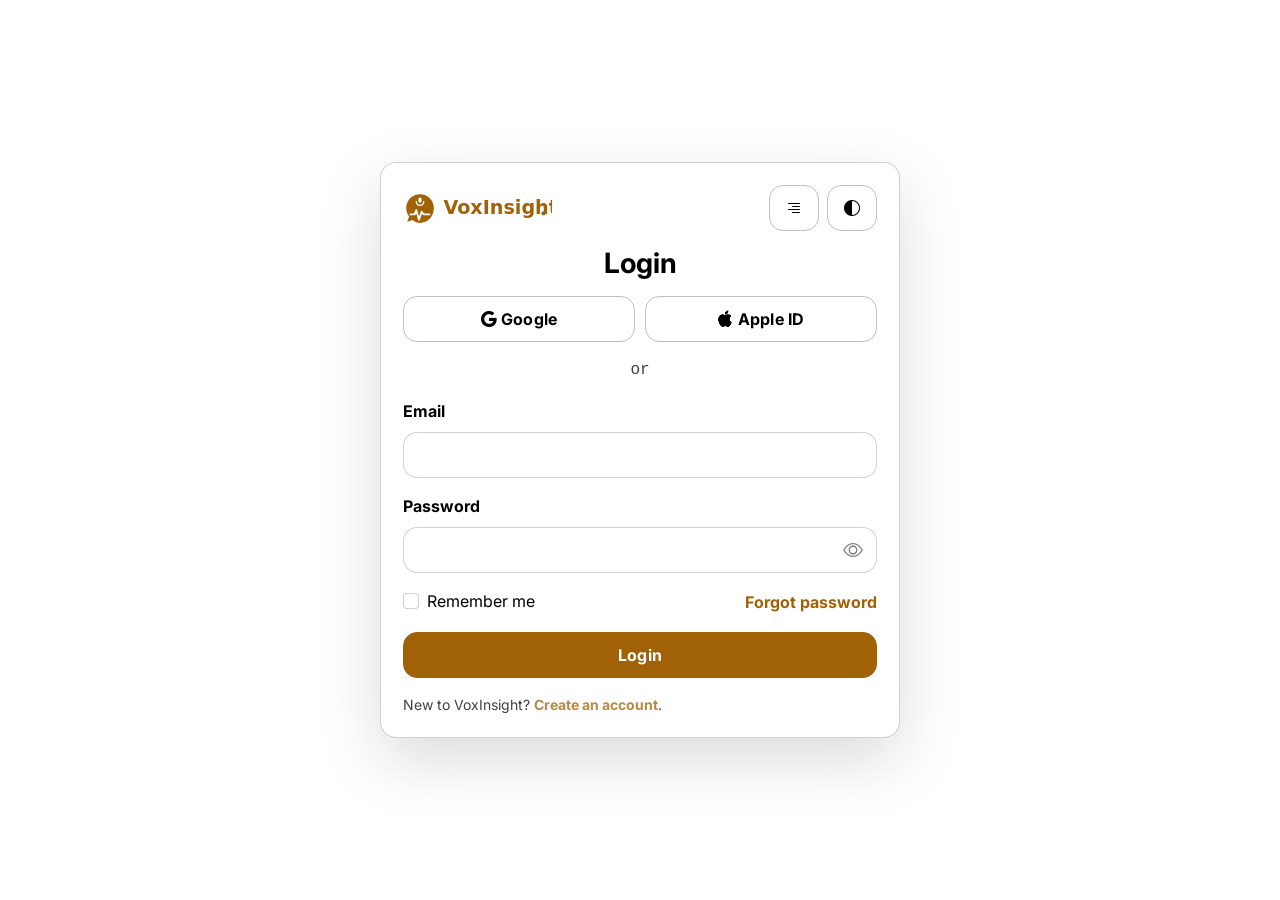
<file: login.html>
<!doctype html>
<html lang="en" dir="ltr">

<head>
  <meta charset="utf-8" />
  <meta name="viewport" content="width=device-width, initial-scale=1" />
  <title>Login — VoxInsight</title>
  <meta name="description"
    content="Log in to VoxInsight to access call upload, sentiment analysis, agent scoreboard, alerts, and reports." />
  <link rel="icon" type="image/svg+xml" href="assets/images/favicon.svg" />
  <link rel="preconnect" href="https://fonts.googleapis.com" />
  <link rel="preconnect" href="https://fonts.gstatic.com" crossorigin />
  <link href="https://fonts.googleapis.com/css2?family=Inter:wght@400;600;700;800;900&display=swap" rel="stylesheet" />
  <link href="https://cdn.jsdelivr.net/npm/bootstrap@5.3.3/dist/css/bootstrap.min.css" rel="stylesheet"
    integrity="sha384-QWTKZyjpPEjISv5WaRU9OFeRpok6YctnYmDr5pNlyT2bRjXh0JMhjY6hW+ALEwIH" crossorigin="anonymous" />
  <link href="https://cdn.jsdelivr.net/npm/bootstrap-icons@1.11.3/font/bootstrap-icons.min.css" rel="stylesheet" />
  <link href="assets/css/style.css" rel="stylesheet" />
  <link href="assets/css/dark-mode.css" rel="stylesheet" />
  <link href="assets/css/rtl.css" rel="stylesheet" />
</head>

<body id="top">
  <div class="offcanvas offcanvas-top vi-offcanvas" tabindex="-1" id="viOffcanvas" aria-labelledby="viOffcanvasLabel">
    <div class="offcanvas-header">
      <div class="vi-logo" id="viOffcanvasLabel">
        <img src="assets/images/logo.svg" alt="VoxInsight Logo" height="34">
      </div>
      <button type="button" class="btn-close" data-bs-dismiss="offcanvas" aria-label="Close"></button>
    </div>
    <div class="offcanvas-body">
      <nav class="nav flex-column" aria-label="Mobile">
        <a class="nav-link" href="index.html">Home</a>
        <a class="nav-link" href="home-2.html">Home 2</a>
        <a class="nav-link" href="services.html">Platform</a>
        <a class="nav-link" href="service-details.html">Solutions</a>
        <a class="nav-link" href="pricing.html">Pricing</a>
        <a class="nav-link" href="blog.html">Blog</a>
        <a class="nav-link" href="contact.html">Contact</a>
        <div class="mt-3 d-grid gap-2">
          <button class="btn btn-vi btn-vi-outline" type="button" data-vi-dir-toggle aria-pressed="false">
            <i class="bi bi-text-right" aria-hidden="true"></i>
          </button>
          <button class="btn btn-vi btn-vi-outline" type="button" data-vi-theme-toggle aria-pressed="false"
            aria-label="Toggle theme">
            <i class="bi bi-circle-half" aria-hidden="true"></i>
          </button>
          <a class="btn btn-vi btn-vi-primary" href="dashboard.html">Dashboard</a>
          <a class="btn btn-vi btn-vi-outline" href="login.html">Login</a>
        </div>
      </nav>
    </div>
  </div>

  <main class="vi-auth">
    <div class="vi-auth-card">
      <div class="inner">
        <div class="d-flex align-items-center justify-content-between gap-2">
          <a class="vi-logo" href="index.html" aria-label="VoxInsight home">
            <img src="assets/images/logo.svg" alt="VoxInsight Logo" height="34">
          </a>
          <div class="d-flex gap-2">
            <button class="btn btn-vi btn-vi-outline" type="button" data-vi-dir-toggle aria-pressed="false"
              aria-label="Toggle direction">
              <i class="bi bi-text-right" aria-hidden="true"></i>
            </button>
            <button class="btn btn-vi btn-vi-outline" type="button" data-vi-theme-toggle aria-pressed="false"
              aria-label="Toggle theme">
              <i class="bi bi-circle-half" aria-hidden="true"></i>
            </button>
          </div>
        </div>

        <h1 class="h3 fw-bold mt-3 mb-1 text-center">Login</h1>

        <div class="vi-sso mt-3">
          <button class="btn btn-vi btn-vi-outline" type="button">
            <i class="bi bi-google" aria-hidden="true"></i> Google
          </button>
          <button class="btn btn-vi btn-vi-outline" type="button">
            <i class="bi bi-apple" aria-hidden="true"></i> Apple ID
          </button>
        </div>

        <div class="text-center my-3 vi-mono opacity-75">or</div>

        <form class="vi-form needs-validation" novalidate>
          <div class="d-grid gap-3">
            <div>
              <label class="form-label fw-bold" for="email">Email</label>
              <input class="form-control" id="email" type="email" autocomplete="email" required />
              <div class="invalid-feedback">Enter a valid email.</div>
            </div>
            <div>
              <label class="form-label fw-bold" for="password">Password</label>
              <div class="vi-password-toggle-group">
                <input class="form-control" id="password" type="password" autocomplete="current-password" minlength="8"
                  required />
                <button type="button" class="vi-password-toggle" data-vi-password-toggle aria-label="Show password">
                  <i class="bi bi-eye"></i>
                </button>
                <div class="invalid-feedback">Enter a password (min 8 characters).</div>
              </div>
            </div>
            <div class="d-flex align-items-center justify-content-between gap-2">
              <div class="form-check">
                <input class="form-check-input" type="checkbox" value="" id="remember" />
                <label class="form-check-label" for="remember">Remember me</label>
              </div>
              <a class="fw-bold" href="coming-soon.html">Forgot password</a>
            </div>
            <button class="btn btn-vi btn-vi-primary" type="submit">Login</button>
            <div class="small opacity-75">
              New to VoxInsight? <a class="fw-bold" href="register.html">Create an account</a>.
            </div>
          </div>
        </form>
      </div>
    </div>
  </main>

  <script src="https://cdn.jsdelivr.net/npm/bootstrap@5.3.3/dist/js/bootstrap.bundle.min.js"
    integrity="sha384-YvpcrYf0tY3lHB60NNkmXc5s9fDVZLESaAA55NDzOxhy9GkcIdslK1eN7N6jIeHz"
    crossorigin="anonymous"></script>
  <script src="assets/js/main.js"></script>
</body>

</html>
</file>
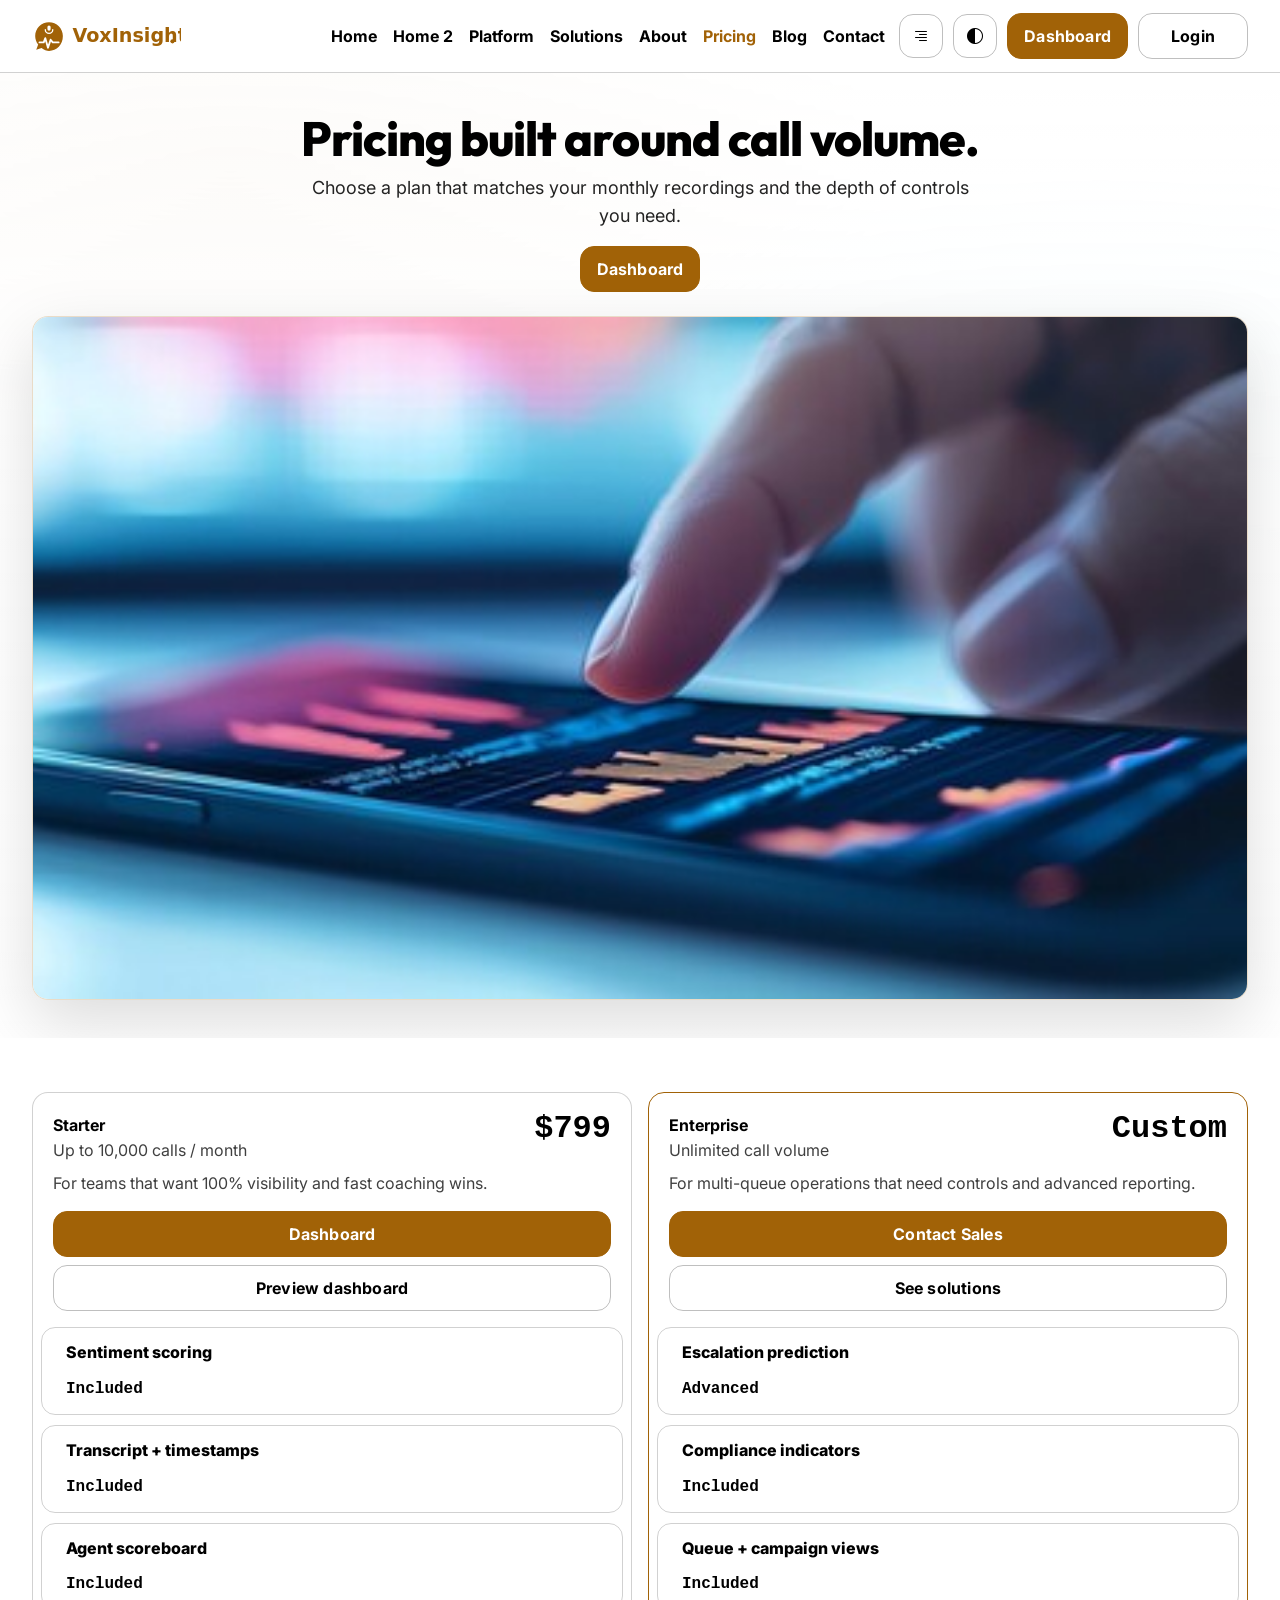
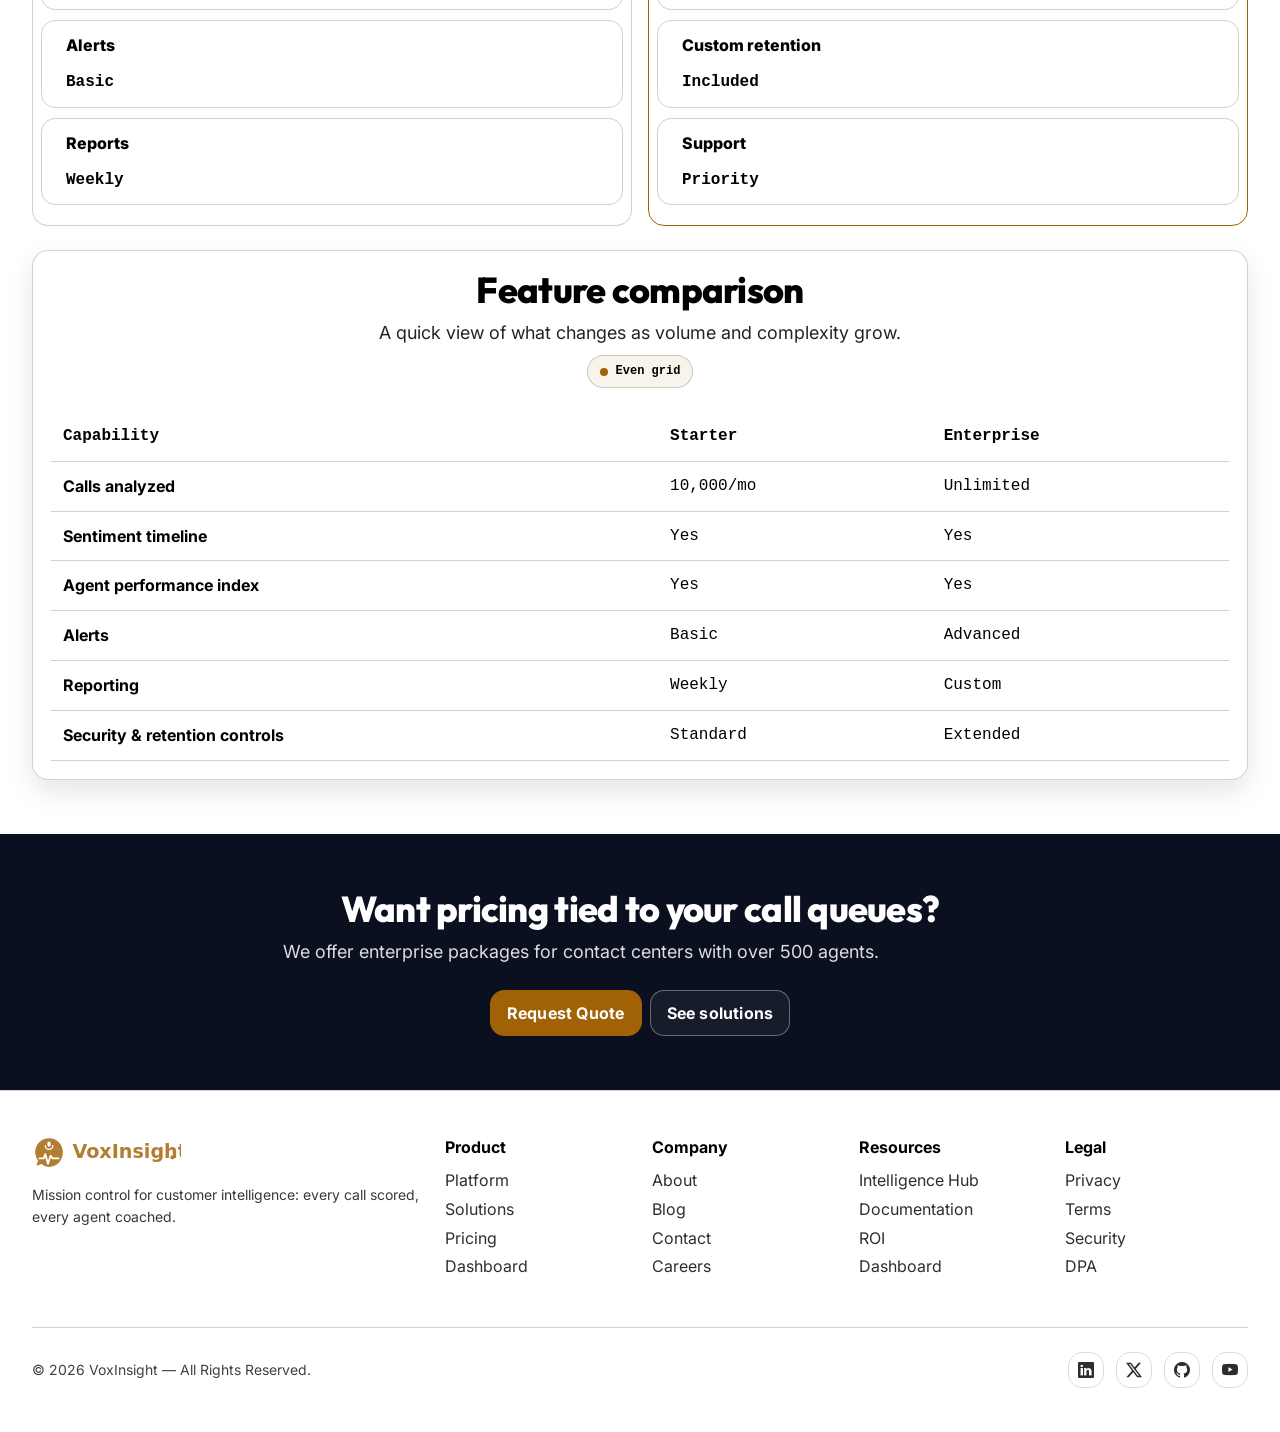
<file: pricing.html>
<!doctype html>
<html lang="en" dir="ltr">

<head>
  <meta charset="utf-8" />
  <meta name="viewport" content="width=device-width, initial-scale=1" />
  <title>Pricing — VoxInsight Plans for Call Volume</title>
  <meta name="description"
    content="Choose a VoxInsight plan based on call volume: Starter for up to 10,000 calls/month or Enterprise for unlimited volume, advanced controls, and support." />
  <link rel="icon" type="image/svg+xml" href="assets/images/favicon.svg" />
  <link rel="preconnect" href="https://fonts.googleapis.com" />
  <link rel="preconnect" href="https://fonts.gstatic.com" crossorigin />
  <link href="https://fonts.googleapis.com/css2?family=Inter:wght@400;600;700;800;900&display=swap" rel="stylesheet" />
  <link href="https://cdn.jsdelivr.net/npm/bootstrap@5.3.3/dist/css/bootstrap.min.css" rel="stylesheet"
    integrity="sha384-QWTKZyjpPEjISv5WaRU9OFeRpok6YctnYmDr5pNlyT2bRjXh0JMhjY6hW+ALEwIH" crossorigin="anonymous" />
  <link href="https://cdn.jsdelivr.net/npm/bootstrap-icons@1.11.3/font/bootstrap-icons.min.css" rel="stylesheet" />
  <link href="assets/css/style.css" rel="stylesheet" />
  <link href="assets/css/dark-mode.css" rel="stylesheet" />
  <link href="assets/css/rtl.css" rel="stylesheet" />
  <style>
    .vi-plan {
      border: 1px solid var(--vi-border);
      border-radius: var(--vi-radius);
      padding: 20px;
      background: var(--vi-surface);
      height: 100%
    }

    .vi-plan .p {
      font-family: var(--vi-mono);
      font-weight: 900;
      font-size: 32px;
      line-height: 1
    }

    .vi-plan .cap {
      opacity: .75
    }

    .vi-feat {
      display: grid;
      gap: 10px
    }

    .vi-feat .row {
      display: flex;
      justify-content: space-between;
      gap: 12px;
      border: 1px solid var(--vi-border);
      border-radius: 14px;
      padding: 12px 12px
    }

    .vi-feat .row .k {
      font-weight: 800
    }

    .vi-feat .row .v {
      font-family: var(--vi-mono);
      font-weight: 900
    }

    [data-theme="dark"] .vi-plan {
      background: var(--vi-surface)
    }
  </style>
</head>

<body id="top">
  <a class="vi-skip" href="#main">Skip to content</a>

  <header class="vi-navbar">
    <div class="container vi-container">
      <nav class="navbar navbar-expand-vi vi-nav-inner">
        <button class="navbar-toggler vi-nav-toggler" type="button" data-bs-toggle="offcanvas"
          data-bs-target="#viOffcanvas" aria-controls="viOffcanvas" aria-label="Open menu">
          <i class="bi bi-list" aria-hidden="true"></i>
        </button>

        <div class="vi-nav-brand">
          <a class="vi-logo" href="index.html" aria-label="VoxInsight home">
            <img src="assets/images/logo.svg" alt="VoxInsight Logo" height="34">
          </a>
        </div>

        <div class="collapse navbar-collapse">
          <div class="mx-auto d-flex flex-nowrap gap-3">
            <a class="vi-nav-link" href="index.html">Home</a>
            <a class="vi-nav-link" href="home-2.html">Home 2</a>
            <a class="vi-nav-link" href="services.html">Platform</a>
            <a class="vi-nav-link" href="service-details.html">Solutions</a>
            <a class="vi-nav-link" href="about.html">About</a>
            <a class="vi-nav-link active" href="pricing.html">Pricing</a>
            <a class="vi-nav-link" href="blog.html">Blog</a>
            <a class="vi-nav-link" href="contact.html">Contact</a>
          </div>
        </div>

        <div class="vi-nav-actions">
          <button class="btn btn-vi btn-vi-outline d-none d-sm-inline-flex" type="button" data-vi-dir-toggle
            aria-pressed="false" aria-label="Toggle direction">
            <i class="bi bi-text-right" aria-hidden="true"></i>
          </button>
          <button class="btn btn-vi btn-vi-outline d-none d-sm-inline-flex" type="button" data-vi-theme-toggle
            aria-pressed="false" aria-label="Toggle theme">
            <i class="bi bi-circle-half" aria-hidden="true"></i>
          </button>
          <a class="btn btn-vi btn-vi-primary d-none d-sm-inline-flex" href="dashboard.html">Dashboard</a>
          <a class="btn btn-vi btn-vi-outline d-none d-sm-inline-flex" href="login.html">Login</a>
        </div>
      </nav>
    </div>

  </header>

  <div class="offcanvas offcanvas-top vi-offcanvas" tabindex="-1" id="viOffcanvas" aria-labelledby="viOffcanvasLabel">
    <div class="offcanvas-header">
      <div class="vi-logo" id="viOffcanvasLabel">
        <img src="assets/images/logo.svg" alt="VoxInsight Logo" height="34">
      </div>
      <button type="button" class="btn-close" data-bs-dismiss="offcanvas" aria-label="Close"></button>
    </div>
    <div class="offcanvas-body">
      <nav class="nav flex-column" aria-label="Mobile">
        <a class="nav-link" href="index.html">Home</a>
        <a class="nav-link" href="home-2.html">Home 2</a>
        <a class="nav-link" href="services.html">Platform</a>
        <a class="nav-link" href="service-details.html">Solutions</a>
        <a class="nav-link" href="about.html">About</a>
        <a class="nav-link active" href="pricing.html">Pricing</a>
        <a class="nav-link" href="blog.html">Blog</a>
        <a class="nav-link" href="contact.html">Contact</a>
        <div class="mt-3 d-grid gap-2">
          <button class="btn btn-vi btn-vi-outline" type="button" data-vi-dir-toggle aria-pressed="false">
            <i class="bi bi-text-right" aria-hidden="true"></i>
          </button>
          <button class="btn btn-vi btn-vi-outline" type="button" data-vi-theme-toggle aria-pressed="false"
            aria-label="Toggle theme">
            <i class="bi bi-circle-half" aria-hidden="true"></i>
          </button>
          <a class="btn btn-vi btn-vi-primary" href="dashboard.html">Dashboard</a>
          <a class="btn btn-vi btn-vi-outline" href="login.html">Login</a>
        </div>
      </nav>
    </div>
  </div>

  <main id="main">
    <section class="vi-section compact vi-page-hero">
      <div class="container vi-container">
        <div class="text-center">
          <h1 class="vi-h1 mb-2">Pricing built around call volume.</h1>
          <p class="vi-lead mb-3 mx-auto">Choose a plan that matches your monthly recordings and the depth of controls
            you
            need.</p>
          <div class="d-flex justify-content-center">
            <a class="btn btn-vi btn-vi-primary" href="dashboard.html">Dashboard</a>
          </div>
        </div>
        <div class="vi-img-box mt-4">
          <img src="assets/images/Analytics Insight Preview.jpg" alt="ROI of VoxInsight" loading="lazy">
        </div>
      </div>
    </section>

    <section class="vi-section">
      <div class="container vi-container">
        <div class="row g-3">
          <div class="col-12 col-lg-6">
            <div class="vi-plan">
              <div class="d-flex align-items-start justify-content-between gap-2">
                <div>
                  <div class="fw-bold">Starter</div>
                  <div class="cap">Up to 10,000 calls / month</div>
                </div>
                <div class="p">$799</div>
              </div>
              <div class="opacity-75 mt-2">For teams that want 100% visibility and fast coaching wins.</div>
              <div class="d-grid gap-2 mt-3">
                <a class="btn btn-vi btn-vi-primary" href="dashboard.html">Dashboard</a>
                <a class="btn btn-vi btn-vi-outline" href="dashboard.html">Preview dashboard</a>
              </div>
              <div class="vi-feat mt-3">
                <div class="row">
                  <div class="k">Sentiment scoring</div>
                  <div class="v">Included</div>
                </div>
                <div class="row">
                  <div class="k">Transcript + timestamps</div>
                  <div class="v">Included</div>
                </div>
                <div class="row">
                  <div class="k">Agent scoreboard</div>
                  <div class="v">Included</div>
                </div>
                <div class="row">
                  <div class="k">Alerts</div>
                  <div class="v">Basic</div>
                </div>
                <div class="row">
                  <div class="k">Reports</div>
                  <div class="v">Weekly</div>
                </div>
              </div>
            </div>
          </div>
          <div class="col-12 col-lg-6">
            <div class="vi-plan" style="border-color:var(--vi-accent)">
              <div class="d-flex align-items-start justify-content-between gap-2">
                <div>
                  <div class="fw-bold">Enterprise</div>
                  <div class="cap">Unlimited call volume</div>
                </div>
                <div class="p">Custom</div>
              </div>
              <div class="opacity-75 mt-2">For multi-queue operations that need controls and advanced
                reporting.</div>
              <div class="d-grid gap-2 mt-3">
                <a class="btn btn-vi btn-vi-primary" href="contact.html#demo">Contact Sales</a>
                <a class="btn btn-vi btn-vi-outline" href="service-details.html">See solutions</a>
              </div>
              <div class="vi-feat mt-3">
                <div class="row">
                  <div class="k">Escalation prediction</div>
                  <div class="v">Advanced</div>
                </div>
                <div class="row">
                  <div class="k">Compliance indicators</div>
                  <div class="v">Included</div>
                </div>
                <div class="row">
                  <div class="k">Queue + campaign views</div>
                  <div class="v">Included</div>
                </div>
                <div class="row">
                  <div class="k">Custom retention</div>
                  <div class="v">Included</div>
                </div>
                <div class="row">
                  <div class="k">Support</div>
                  <div class="v">Priority</div>
                </div>
              </div>
            </div>
          </div>
        </div>

        <div class="vi-card mt-4">
          <div class="vi-card-body">
            <div class="text-center mb-4">
              <h2 class="vi-h2 mb-2">Feature comparison</h2>
              <p class="vi-lead mb-2 mx-auto" style="max-width: 700px;">A quick view of what changes as volume and
                complexity grow.</p>
              <span class="vi-badge dot">Even grid</span>
            </div>

            <div class="table-responsive mt-3">
              <table class="table vi-table align-middle mb-0">
                <thead>
                  <tr>
                    <th scope="col">Capability</th>
                    <th scope="col">Starter</th>
                    <th scope="col">Enterprise</th>
                  </tr>
                </thead>
                <tbody>
                  <tr>
                    <td class="fw-bold">Calls analyzed</td>
                    <td class="vi-mono">10,000/mo</td>
                    <td class="vi-mono">Unlimited</td>
                  </tr>
                  <tr>
                    <td class="fw-bold">Sentiment timeline</td>
                    <td class="vi-mono">Yes</td>
                    <td class="vi-mono">Yes</td>
                  </tr>
                  <tr>
                    <td class="fw-bold">Agent performance index</td>
                    <td class="vi-mono">Yes</td>
                    <td class="vi-mono">Yes</td>
                  </tr>
                  <tr>
                    <td class="fw-bold">Alerts</td>
                    <td class="vi-mono">Basic</td>
                    <td class="vi-mono">Advanced</td>
                  </tr>
                  <tr>
                    <td class="fw-bold">Reporting</td>
                    <td class="vi-mono">Weekly</td>
                    <td class="vi-mono">Custom</td>
                  </tr>
                  <tr>
                    <td class="fw-bold">Security &amp; retention controls</td>
                    <td class="vi-mono">Standard</td>
                    <td class="vi-mono">Extended</td>
                  </tr>
                </tbody>
              </table>
            </div>
          </div>
        </div>
      </div>
    </section>

    <section class="vi-section dark">
      <div class="container vi-container text-center">
        <div class="mx-auto" style="max-width: 800px;">
          <h2 class="vi-h2">Want pricing tied to your call queues?</h2>
          <p class="vi-lead mt-2 mb-4">We offer enterprise packages for contact centers with over 500 agents.</p>
          <div class="d-flex flex-wrap gap-2 justify-content-center">
            <a class="btn btn-vi btn-vi-primary" href="contact.html">Request Quote</a>
            <a class="btn btn-vi btn-vi-outline" href="service-details.html">See solutions</a>
          </div>
        </div>
      </div>
    </section>
  </main>

  <footer class="vi-footer">
    <div class="container vi-container">
      <div class="row g-4">
        <div class="col-12 col-lg-4">
          <a class="vi-logo" href="index.html" aria-label="VoxInsight home">
            <img src="assets/images/logo.svg" alt="VoxInsight Logo" height="34">
          </a>
          <p class="mt-2 mb-0 small">Mission control for customer intelligence: every call scored, every agent coached.
          </p>
        </div>
        <div class="col-6 col-lg-2">
          <div class="fw-bold mb-2">Product</div>
          <div class="d-grid gap-1">
            <a href="services.html">Platform</a>
            <a href="service-details.html">Solutions</a>
            <a href="pricing.html">Pricing</a>
            <a href="dashboard.html">Dashboard</a>
          </div>
        </div>
        <div class="col-6 col-lg-2">
          <div class="fw-bold mb-2">Company</div>
          <div class="d-grid gap-1">
            <a href="about.html">About</a>
            <a href="blog.html">Blog</a>
            <a href="contact.html">Contact</a>
            <a href="coming-soon.html">Careers</a>
          </div>
        </div>
        <div class="col-6 col-lg-2">
          <div class="fw-bold mb-2">Resources</div>
          <div class="d-grid gap-1">
            <a href="blog.html">Intelligence Hub</a>
            <a href="services.html">Documentation</a>
            <a href="pricing.html">ROI</a>
            <a href="dashboard.html">Dashboard</a>
          </div>
        </div>
        <div class="col-6 col-lg-2">
          <div class="fw-bold mb-2">Legal</div>
          <div class="d-grid gap-1">
            <a href="404.html">Privacy</a>
            <a href="404.html">Terms</a>
            <a href="404.html">Security</a>
            <a href="404.html">DPA</a>
          </div>
        </div>
      </div>
      <div
        class="d-flex flex-column flex-lg-row flex-wrap justify-content-center justify-content-lg-between align-items-center gap-3 mt-5 pt-4 border-top text-center text-lg-start">
        <div class="small opacity-75">© 2026 VoxInsight — All Rights Reserved.</div>

        <div class="vi-social-links">
          <a href="#" aria-label="LinkedIn"><i class="bi bi-linkedin"></i></a>
          <a href="#" aria-label="X (Twitter)"><i class="bi bi-twitter-x"></i></a>
          <a href="#" aria-label="GitHub"><i class="bi bi-github"></i></a>
          <a href="#" aria-label="YouTube"><i class="bi bi-youtube"></i></a>
        </div>

      </div>
    </div>
  </footer>

  <script src="https://cdn.jsdelivr.net/npm/bootstrap@5.3.3/dist/js/bootstrap.bundle.min.js"
    integrity="sha384-YvpcrYf0tY3lHB60NNkmXc5s9fDVZLESaAA55NDzOxhy9GkcIdslK1eN7N6jIeHz"
    crossorigin="anonymous"></script>
  <script src="assets/js/main.js"></script>
</body>

</html>
</file>
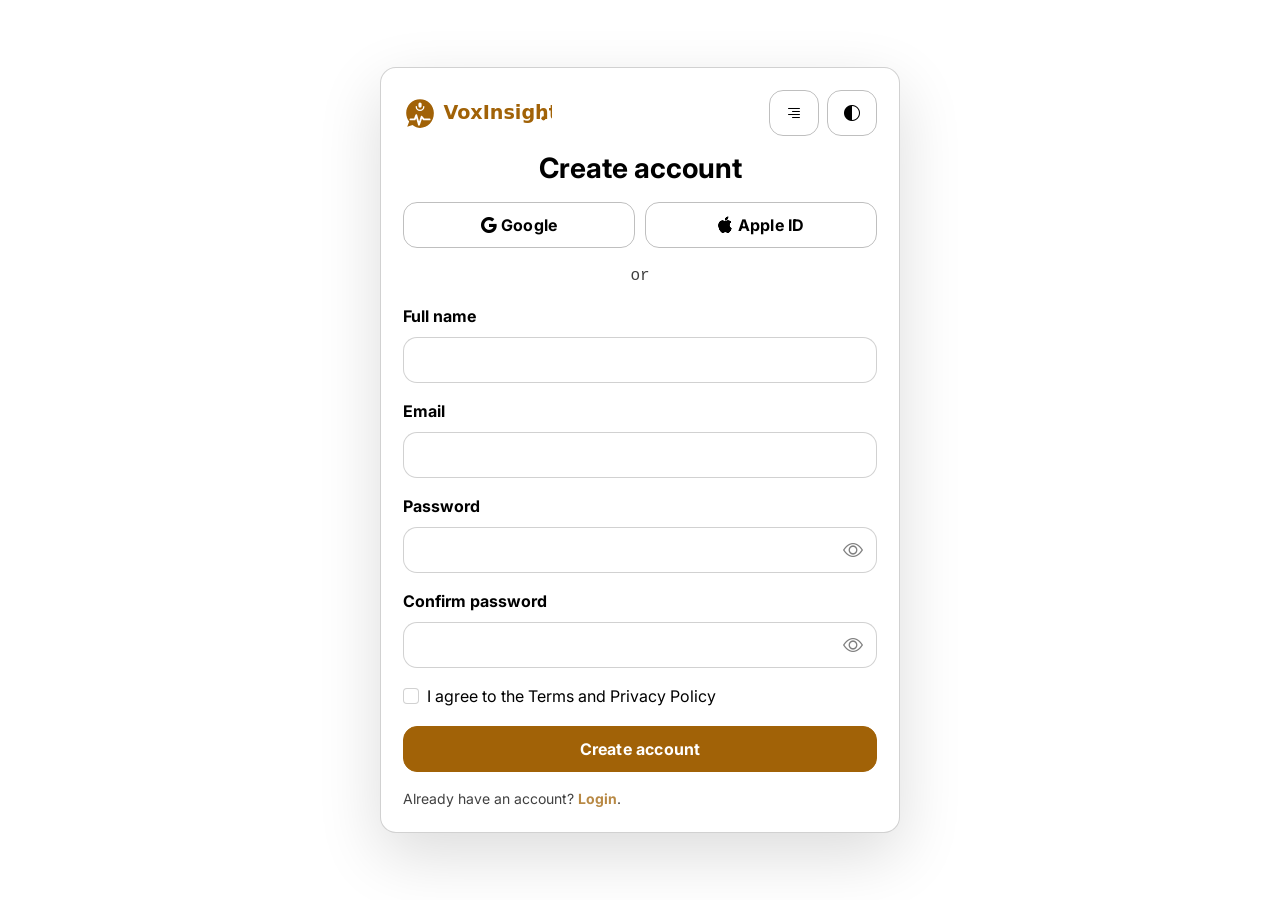
<file: register.html>
<!doctype html>
<html lang="en" dir="ltr">

<head>
  <meta charset="utf-8" />
  <meta name="viewport" content="width=device-width, initial-scale=1" />
  <title>Create Account — VoxInsight</title>
  <meta name="description"
    content="Create a VoxInsight account to access call upload, sentiment analytics, agent scoreboards, alerts, and reports." />
  <link rel="icon" type="image/svg+xml" href="assets/images/favicon.svg" />
  <link rel="preconnect" href="https://fonts.googleapis.com" />
  <link rel="preconnect" href="https://fonts.gstatic.com" crossorigin />
  <link href="https://fonts.googleapis.com/css2?family=Inter:wght@400;600;700;800;900&display=swap" rel="stylesheet" />
  <link href="https://cdn.jsdelivr.net/npm/bootstrap@5.3.3/dist/css/bootstrap.min.css" rel="stylesheet"
    integrity="sha384-QWTKZyjpPEjISv5WaRU9OFeRpok6YctnYmDr5pNlyT2bRjXh0JMhjY6hW+ALEwIH" crossorigin="anonymous" />
  <link href="https://cdn.jsdelivr.net/npm/bootstrap-icons@1.11.3/font/bootstrap-icons.min.css" rel="stylesheet" />
  <link href="assets/css/style.css" rel="stylesheet" />
  <link href="assets/css/dark-mode.css" rel="stylesheet" />
  <link href="assets/css/rtl.css" rel="stylesheet" />
</head>

<body id="top">
  <main class="vi-auth">
    <div class="vi-auth-card">
      <div class="inner">
        <div class="d-flex align-items-center justify-content-between gap-2">
          <a class="vi-logo" href="index.html" aria-label="VoxInsight home">
            <img src="assets/images/logo.svg" alt="VoxInsight Logo" height="34">
          </a>
          <div class="d-flex gap-2">
            <button class="btn btn-vi btn-vi-outline" type="button" data-vi-dir-toggle aria-pressed="false"
              aria-label="Toggle direction">
              <i class="bi bi-text-right" aria-hidden="true"></i>
            </button>
            <button class="btn btn-vi btn-vi-outline" type="button" data-vi-theme-toggle aria-pressed="false"
              aria-label="Toggle theme">
              <i class="bi bi-circle-half" aria-hidden="true"></i>
            </button>
          </div>
        </div>

        <h1 class="h3 fw-bold mt-3 mb-1 text-center">Create account</h1>

        <div class="vi-sso mt-3">
          <button class="btn btn-vi btn-vi-outline" type="button">
            <i class="bi bi-google" aria-hidden="true"></i> Google
          </button>
          <button class="btn btn-vi btn-vi-outline" type="button">
            <i class="bi bi-apple" aria-hidden="true"></i> Apple ID
          </button>
        </div>

        <div class="text-center my-3 vi-mono opacity-75">or</div>

        <form class="vi-form needs-validation" id="registerForm" novalidate>
          <div class="d-grid gap-3">
            <div>
              <label class="form-label fw-bold" for="name">Full name</label>
              <input class="form-control" id="name" type="text" autocomplete="name" required />
              <div class="invalid-feedback">Enter your full name.</div>
            </div>
            <div>
              <label class="form-label fw-bold" for="email">Email</label>
              <input class="form-control" id="email" type="email" autocomplete="email" required />
              <div class="invalid-feedback">Enter a valid email.</div>
            </div>
            <div>
              <label class="form-label fw-bold" for="password">Password</label>
              <div class="vi-password-toggle-group">
                <input class="form-control" id="password" type="password" autocomplete="new-password" minlength="8"
                  required />
                <button type="button" class="vi-password-toggle" data-vi-password-toggle aria-label="Show password">
                  <i class="bi bi-eye"></i>
                </button>
                <div class="invalid-feedback">Use at least 8 characters.</div>
              </div>
            </div>
            <div>
              <label class="form-label fw-bold" for="confirm">Confirm password</label>
              <div class="vi-password-toggle-group">
                <input class="form-control" id="confirm" type="password" autocomplete="new-password" minlength="8"
                  required />
                <button type="button" class="vi-password-toggle" data-vi-password-toggle aria-label="Show password">
                  <i class="bi bi-eye"></i>
                </button>
                <div class="invalid-feedback">Passwords must match.</div>
              </div>
            </div>
            <div class="form-check">
              <input class="form-check-input" type="checkbox" value="" id="terms" required />
              <label class="form-check-label" for="terms">I agree to the Terms and Privacy Policy</label>
              <div class="invalid-feedback">You must accept to continue.</div>
            </div>
            <button class="btn btn-vi btn-vi-primary" type="submit">Create account</button>
            <div class="small opacity-75">
              Already have an account? <a class="fw-bold" href="login.html">Login</a>.
            </div>
          </div>
        </form>
      </div>
    </div>
  </main>

  <script src="https://cdn.jsdelivr.net/npm/bootstrap@5.3.3/dist/js/bootstrap.bundle.min.js"
    integrity="sha384-YvpcrYf0tY3lHB60NNkmXc5s9fDVZLESaAA55NDzOxhy9GkcIdslK1eN7N6jIeHz"
    crossorigin="anonymous"></script>
  <script src="assets/js/main.js"></script>
  <script>
    (() => {
      const form = document.getElementById("registerForm");
      const pass = document.getElementById("password");
      const confirm = document.getElementById("confirm");
      if (!form || !pass || !confirm) return;

      const sync = () => {
        const ok = confirm.value === pass.value;
        confirm.setCustomValidity(ok ? "" : "Passwords do not match");
      };

      pass.addEventListener("input", sync);
      confirm.addEventListener("input", sync);
      form.addEventListener("submit", sync);
    })();
  </script>
</body>

</html>
</file>
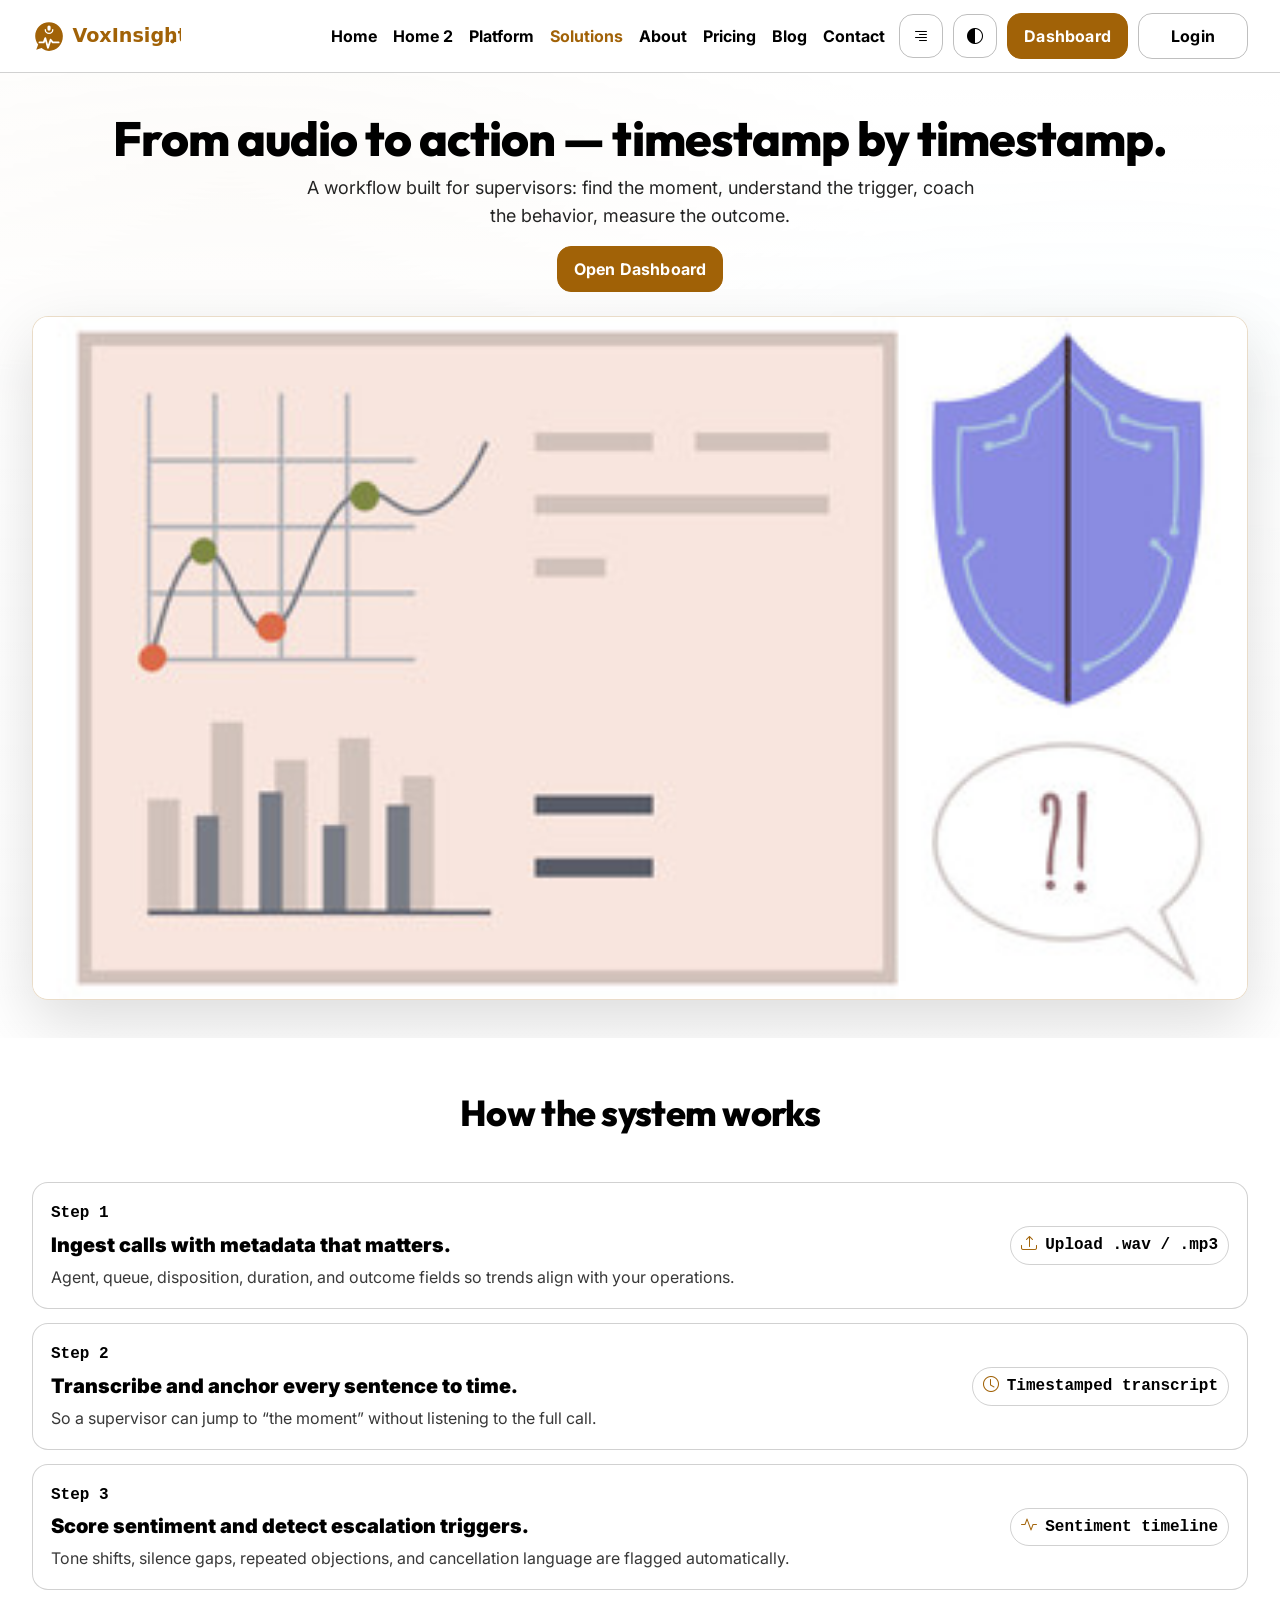
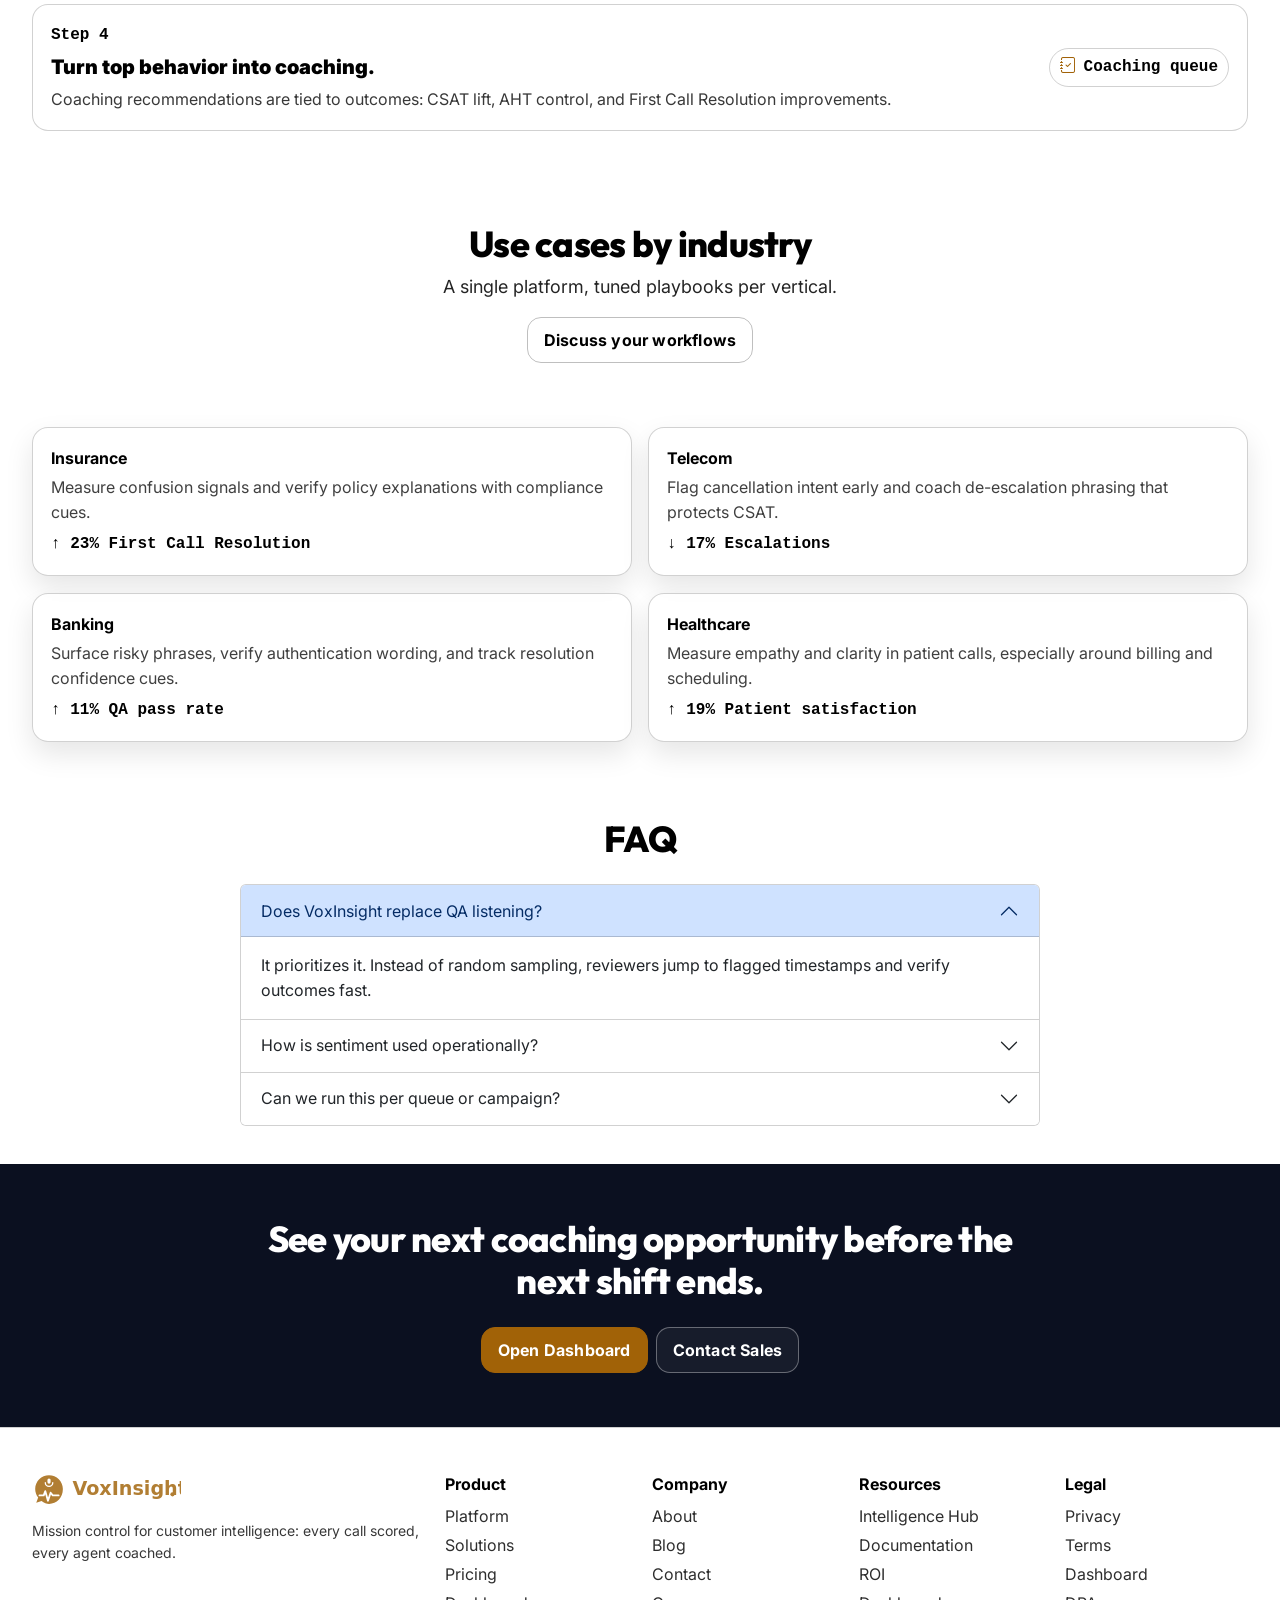
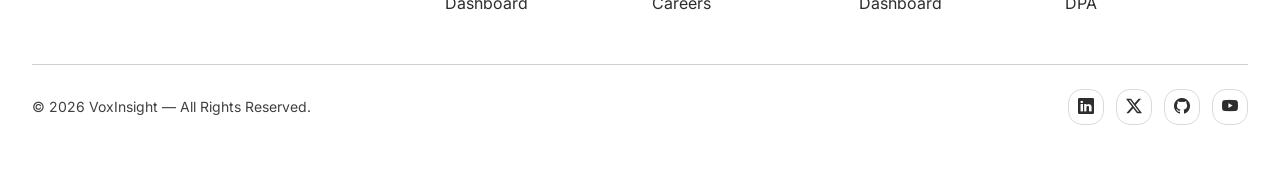
<file: service-details.html>
<!doctype html>
<html lang="en" dir="ltr">

<head>
  <meta charset="utf-8" />
  <meta name="viewport" content="width=device-width, initial-scale=1" />
  <title>Solutions — How VoxInsight Converts Calls into Coaching</title>
  <meta name="description"
    content="See how VoxInsight analyzes calls: transcript + timestamps, sentiment curves, escalation triggers, and coaching recommendations tied to CSAT, AHT, and FCR." />
  <link rel="icon" type="image/svg+xml" href="assets/images/favicon.svg" />
  <link rel="preconnect" href="https://fonts.googleapis.com" />
  <link rel="preconnect" href="https://fonts.gstatic.com" crossorigin />
  <link href="https://fonts.googleapis.com/css2?family=Inter:wght@400;600;700;800;900&display=swap" rel="stylesheet" />
  <link href="https://cdn.jsdelivr.net/npm/bootstrap@5.3.3/dist/css/bootstrap.min.css" rel="stylesheet"
    integrity="sha384-QWTKZyjpPEjISv5WaRU9OFeRpok6YctnYmDr5pNlyT2bRjXh0JMhjY6hW+ALEwIH" crossorigin="anonymous" />
  <link href="https://cdn.jsdelivr.net/npm/bootstrap-icons@1.11.3/font/bootstrap-icons.min.css" rel="stylesheet" />
  <link href="assets/css/style.css" rel="stylesheet" />
  <link href="assets/css/dark-mode.css" rel="stylesheet" />
  <link href="assets/css/rtl.css" rel="stylesheet" />
  <style>
    .vi-stepper {
      display: grid;
      gap: 14px
    }

    .vi-stepper .block {
      border: 1px solid var(--vi-border);
      border-radius: var(--vi-radius);
      background: var(--vi-surface);
      padding: 18px
    }

    .vi-stepper .k {
      font-family: var(--vi-mono);
      font-weight: 900
    }

    .vi-stepper .t {
      font-weight: 900;
      font-size: 20px
    }

    .vi-stepper .d {
      opacity: .78
    }

    .vi-stepper .stamp {
      display: inline-flex;
      align-items: center;
      gap: 8px;
      border: 1px solid var(--vi-border);
      border-radius: 999px;
      padding: 6px 10px;
      font-family: var(--vi-mono);
      font-weight: 900
    }

    .vi-stepper .stamp i {
      color: var(--vi-accent)
    }

    [data-theme="dark"] .vi-stepper .block {
      background: var(--vi-surface)
    }
  </style>
</head>

<body id="top">
  <a class="vi-skip" href="#main">Skip to content</a>

  <header class="vi-navbar">
    <div class="container vi-container">
      <nav class="navbar navbar-expand-vi vi-nav-inner">
        <button class="navbar-toggler vi-nav-toggler" type="button" data-bs-toggle="offcanvas"
          data-bs-target="#viOffcanvas" aria-controls="viOffcanvas" aria-label="Open menu">
          <i class="bi bi-list" aria-hidden="true"></i>
        </button>

        <div class="vi-nav-brand">
          <a class="vi-logo" href="index.html" aria-label="VoxInsight home">
            <img src="assets/images/logo.svg" alt="VoxInsight Logo" height="34">
          </a>
        </div>

        <div class="collapse navbar-collapse">
          <div class="mx-auto d-flex flex-nowrap gap-3">
            <a class="vi-nav-link" href="index.html">Home</a>
            <a class="vi-nav-link" href="home-2.html">Home 2</a>
            <a class="vi-nav-link" href="services.html">Platform</a>
            <a class="vi-nav-link active" href="service-details.html">Solutions</a>
            <a class="vi-nav-link" href="about.html">About</a>
            <a class="vi-nav-link" href="pricing.html">Pricing</a>
            <a class="vi-nav-link" href="blog.html">Blog</a>
            <a class="vi-nav-link" href="contact.html">Contact</a>
          </div>
        </div>

        <div class="vi-nav-actions">
          <button class="btn btn-vi btn-vi-outline d-none d-sm-inline-flex" type="button" data-vi-dir-toggle
            aria-pressed="false" aria-label="Toggle direction">
            <i class="bi bi-text-right" aria-hidden="true"></i>
          </button>
          <button class="btn btn-vi btn-vi-outline d-none d-sm-inline-flex" type="button" data-vi-theme-toggle
            aria-pressed="false" aria-label="Toggle theme">
            <i class="bi bi-circle-half" aria-hidden="true"></i>
          </button>
          <a class="btn btn-vi btn-vi-primary d-none d-sm-inline-flex" href="dashboard.html">Dashboard</a>
          <a class="btn btn-vi btn-vi-outline d-none d-sm-inline-flex" href="login.html">Login</a>
        </div>
      </nav>
    </div>

  </header>

  <div class="offcanvas offcanvas-top vi-offcanvas" tabindex="-1" id="viOffcanvas" aria-labelledby="viOffcanvasLabel">
    <div class="offcanvas-header">
      <div class="vi-logo" id="viOffcanvasLabel">
        <img src="assets/images/logo.svg" alt="VoxInsight Logo" height="34">
      </div>
      <button type="button" class="btn-close" data-bs-dismiss="offcanvas" aria-label="Close"></button>
    </div>
    <div class="offcanvas-body">
      <nav class="nav flex-column" aria-label="Mobile">
        <a class="nav-link" href="index.html">Home</a>
        <a class="nav-link" href="home-2.html">Home 2</a>
        <a class="nav-link" href="services.html">Platform</a>
        <a class="nav-link active" href="service-details.html">Solutions</a>
        <a class="nav-link" href="about.html">About</a>
        <a class="nav-link" href="pricing.html">Pricing</a>
        <a class="nav-link" href="blog.html">Blog</a>
        <a class="nav-link" href="contact.html">Contact</a>
        <div class="mt-3 d-grid gap-2">
          <button class="btn btn-vi btn-vi-outline" type="button" data-vi-dir-toggle aria-pressed="false">
            <i class="bi bi-text-right" aria-hidden="true"></i>
          </button>
          <button class="btn btn-vi btn-vi-outline" type="button" data-vi-theme-toggle aria-pressed="false"
            aria-label="Toggle theme">
            <i class="bi bi-circle-half" aria-hidden="true"></i>
          </button>
          <a class="btn btn-vi btn-vi-primary" href="dashboard.html">Dashboard</a>
          <a class="btn btn-vi btn-vi-outline" href="login.html">Login</a>
        </div>
      </nav>
    </div>
  </div>

  <main id="main">
    <section class="vi-section compact vi-page-hero">
      <div class="container vi-container">
        <div class="text-center">
          <h1 class="vi-h1 mb-2">From audio to action — timestamp by timestamp.</h1>
          <p class="vi-lead mb-3 mx-auto">A workflow built for supervisors: find the moment, understand the trigger, coach the
            behavior, measure the outcome.</p>
          <div class="d-flex justify-content-center">
            <a class="btn btn-vi btn-vi-primary" href="dashboard.html">Open Dashboard</a>
          </div>
        </div>
        <div class="vi-img-box mt-4">
          <img src="assets/images/soluovr.jpg" alt="Solutions Overview" loading="lazy">
        </div>
      </div>
    </section>

    <section class="vi-section">
      <div class="container vi-container text-center">
        <h2 class="vi-h2 mb-5">How the system works</h2>
        <div class="vi-stepper text-start">
          <div class="block">
            <div class="d-flex flex-column flex-lg-row align-items-lg-center justify-content-between gap-2">
              <div>
                <div class="k">Step 1</div>
                <div class="t mt-1">Ingest calls with metadata that matters.</div>
                <div class="d mt-1">Agent, queue, disposition, duration, and outcome fields so trends align with your
                  operations.</div>
              </div>
              <div class="stamp"><i class="bi bi-upload" aria-hidden="true"></i>Upload .wav / .mp3</div>
            </div>
          </div>
          <div class="block">
            <div class="d-flex flex-column flex-lg-row align-items-lg-center justify-content-between gap-2">
              <div>
                <div class="k">Step 2</div>
                <div class="t mt-1">Transcribe and anchor every sentence to time.</div>
                <div class="d mt-1">So a supervisor can jump to “the moment” without listening to the full call.</div>
              </div>
              <div class="stamp"><i class="bi bi-clock" aria-hidden="true"></i>Timestamped transcript</div>
            </div>
          </div>
          <div class="block">
            <div class="d-flex flex-column flex-lg-row align-items-lg-center justify-content-between gap-2">
              <div>
                <div class="k">Step 3</div>
                <div class="t mt-1">Score sentiment and detect escalation triggers.</div>
                <div class="d mt-1">Tone shifts, silence gaps, repeated objections, and cancellation language are
                  flagged automatically.</div>
              </div>
              <div class="stamp"><i class="bi bi-activity" aria-hidden="true"></i>Sentiment timeline</div>
            </div>
          </div>
          <div class="block">
            <div class="d-flex flex-column flex-lg-row align-items-lg-center justify-content-between gap-2">
              <div>
                <div class="k">Step 4</div>
                <div class="t mt-1">Turn top behavior into coaching.</div>
                <div class="d mt-1">Coaching recommendations are tied to outcomes: CSAT lift, AHT control, and First
                  Call Resolution improvements.</div>
              </div>
              <div class="stamp"><i class="bi bi-journal-check" aria-hidden="true"></i>Coaching queue</div>
            </div>
          </div>
        </div>
      </div>
    </section>

    <section class="vi-section compact">
      <div class="container vi-container">
        <div class="text-center mb-5">
          <h2 class="vi-h2 mb-2">Use cases by industry</h2>
          <p class="vi-lead mb-3 mx-auto" style="max-width: 700px;">A single platform, tuned playbooks per vertical.</p>
          <a class="btn btn-vi btn-vi-outline" href="contact.html#demo">Discuss your workflows</a>
        </div>

        <div class="row g-3 mt-2">
          <div class="col-12 col-lg-6">
            <div class="vi-card h-100">
              <div class="vi-card-body">
                <div class="fw-bold">Insurance</div>
                <div class="opacity-75 mt-1">Measure confusion signals and verify policy explanations with compliance
                  cues.</div>
                <div class="vi-mono fw-bold mt-2">↑ 23% First Call Resolution</div>
              </div>
            </div>
          </div>
          <div class="col-12 col-lg-6">
            <div class="vi-card h-100">
              <div class="vi-card-body">
                <div class="fw-bold">Telecom</div>
                <div class="opacity-75 mt-1">Flag cancellation intent early and coach de-escalation phrasing that
                  protects CSAT.</div>
                <div class="vi-mono fw-bold mt-2">↓ 17% Escalations</div>
              </div>
            </div>
          </div>
          <div class="col-12 col-lg-6">
            <div class="vi-card h-100">
              <div class="vi-card-body">
                <div class="fw-bold">Banking</div>
                <div class="opacity-75 mt-1">Surface risky phrases, verify authentication wording, and track resolution
                  confidence cues.</div>
                <div class="vi-mono fw-bold mt-2">↑ 11% QA pass rate</div>
              </div>
            </div>
          </div>
          <div class="col-12 col-lg-6">
            <div class="vi-card h-100">
              <div class="vi-card-body">
                <div class="fw-bold">Healthcare</div>
                <div class="opacity-75 mt-1">Measure empathy and clarity in patient calls, especially around billing and
                  scheduling.</div>
                <div class="vi-mono fw-bold mt-2">↑ 19% Patient satisfaction</div>
              </div>
            </div>
          </div>
        </div>
      </div>
    </section>

    <section class="vi-section compact">
      <div class="container vi-container text-center">
        <div class="mx-auto" style="max-width: 800px;">
          <h2 class="vi-h2 mb-4">FAQ</h2>
          <div class="accordion text-start" id="viFaq">
          <div class="accordion-item">
            <h3 class="accordion-header">
              <button class="accordion-button" type="button" data-bs-toggle="collapse" data-bs-target="#viF1"
                aria-expanded="true" aria-controls="viF1">
                Does VoxInsight replace QA listening?
              </button>
            </h3>
            <div id="viF1" class="accordion-collapse collapse show" data-bs-parent="#viFaq">
              <div class="accordion-body">It prioritizes it. Instead of random sampling, reviewers jump to flagged
                timestamps and verify outcomes fast.</div>
            </div>
          </div>
          <div class="accordion-item">
            <h3 class="accordion-header">
              <button class="accordion-button collapsed" type="button" data-bs-toggle="collapse" data-bs-target="#viF2"
                aria-expanded="false" aria-controls="viF2">
                How is sentiment used operationally?
              </button>
            </h3>
            <div id="viF2" class="accordion-collapse collapse" data-bs-parent="#viFaq">
              <div class="accordion-body">We focus on volatility and timestamp triggers so supervisors can connect “what
                happened” to escalations, AHT, and CSAT impact.</div>
            </div>
          </div>
          <div class="accordion-item">
            <h3 class="accordion-header">
              <button class="accordion-button collapsed" type="button" data-bs-toggle="collapse" data-bs-target="#viF3"
                aria-expanded="false" aria-controls="viF3">
                Can we run this per queue or campaign?
              </button>
            </h3>
            <div id="viF3" class="accordion-collapse collapse" data-bs-parent="#viFaq">
              <div class="accordion-body">Yes. Calls can be tagged by queue, campaign, disposition, and agent team for
                apples-to-apples coaching and reporting.</div>
            </div>
          </div>
        </div>
      </div>
    </section>

    <section class="vi-section dark">
      <div class="container vi-container text-center">
        <div class="mx-auto" style="max-width: 800px;">
          <h2 class="vi-h2">See your next coaching opportunity before the next shift ends.</h2>
          <div class="d-flex flex-wrap gap-2 mt-4 justify-content-center">
            <a class="btn btn-vi btn-vi-primary" href="dashboard.html">Open Dashboard</a>
            <a class="btn btn-vi btn-vi-outline" href="contact.html">Contact Sales</a>
          </div>
        </div>
      </div>
    </section>
  </main>

  <footer class="vi-footer">
    <div class="container vi-container">
      <div class="row g-4">
        <div class="col-12 col-lg-4">
          <a class="vi-logo" href="index.html" aria-label="VoxInsight home">
            <img src="assets/images/logo.svg" alt="VoxInsight Logo" height="34">
          </a>
          <p class="mt-2 mb-0 small">Mission control for customer intelligence: every call scored, every agent coached.
          </p>
        </div>
        <div class="col-6 col-lg-2">
          <div class="fw-bold mb-2">Product</div>
          <div class="d-grid gap-1">
            <a href="services.html">Platform</a>
            <a href="service-details.html">Solutions</a>
            <a href="pricing.html">Pricing</a>
            <a href="dashboard.html">Dashboard</a>
          </div>
        </div>
        <div class="col-6 col-lg-2">
          <div class="fw-bold mb-2">Company</div>
          <div class="d-grid gap-1">
            <a href="about.html">About</a>
            <a href="blog.html">Blog</a>
            <a href="contact.html">Contact</a>
            <a href="coming-soon.html">Careers</a>
          </div>
        </div>
        <div class="col-6 col-lg-2">
          <div class="fw-bold mb-2">Resources</div>
          <div class="d-grid gap-1">
            <a href="blog.html">Intelligence Hub</a>
            <a href="services.html">Documentation</a>
            <a href="pricing.html">ROI</a>
            <a href="dashboard.html">Dashboard</a>
          </div>
        </div>
        <div class="col-6 col-lg-2">
          <div class="fw-bold mb-2">Legal</div>
          <div class="d-grid gap-1">
            <a href="404.html">Privacy</a>
            <a href="404.html">Terms</a>
            <a href="dashboard.html">Dashboard</a>
            <a href="404.html">DPA</a>
          </div>
        </div>
      </div>
      <div
        class="d-flex flex-column flex-lg-row flex-wrap justify-content-center justify-content-lg-between align-items-center gap-3 mt-5 pt-4 border-top text-center text-lg-start">
        <div class="small opacity-75">© 2026 VoxInsight — All Rights Reserved.</div>

        <div class="vi-social-links">
          <a href="#" aria-label="LinkedIn"><i class="bi bi-linkedin"></i></a>
          <a href="#" aria-label="X (Twitter)"><i class="bi bi-twitter-x"></i></a>
          <a href="#" aria-label="GitHub"><i class="bi bi-github"></i></a>
          <a href="#" aria-label="YouTube"><i class="bi bi-youtube"></i></a>
        </div>

      </div>
    </div>
  </footer>

  <script src="https://cdn.jsdelivr.net/npm/bootstrap@5.3.3/dist/js/bootstrap.bundle.min.js"
    integrity="sha384-YvpcrYf0tY3lHB60NNkmXc5s9fDVZLESaAA55NDzOxhy9GkcIdslK1eN7N6jIeHz"
    crossorigin="anonymous"></script>
  <script src="assets/js/main.js"></script>
</body>

</html>
</file>
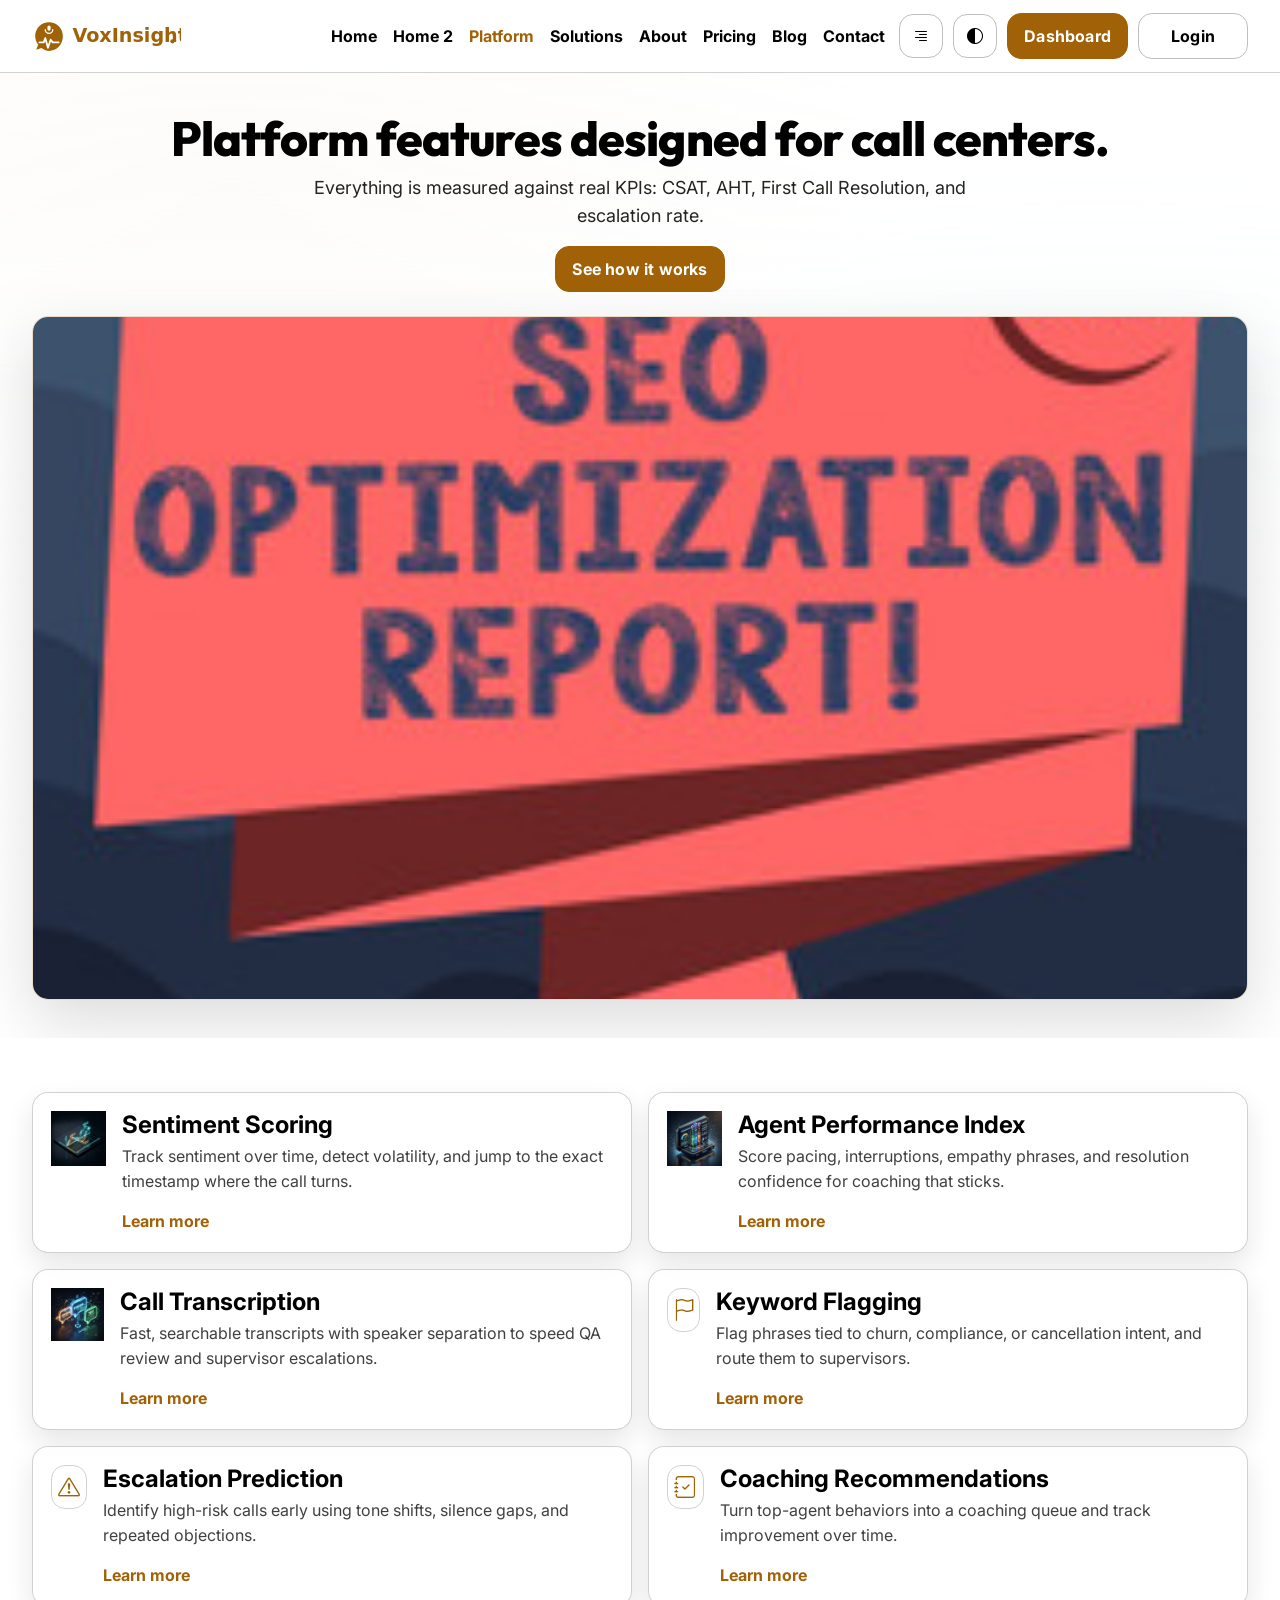
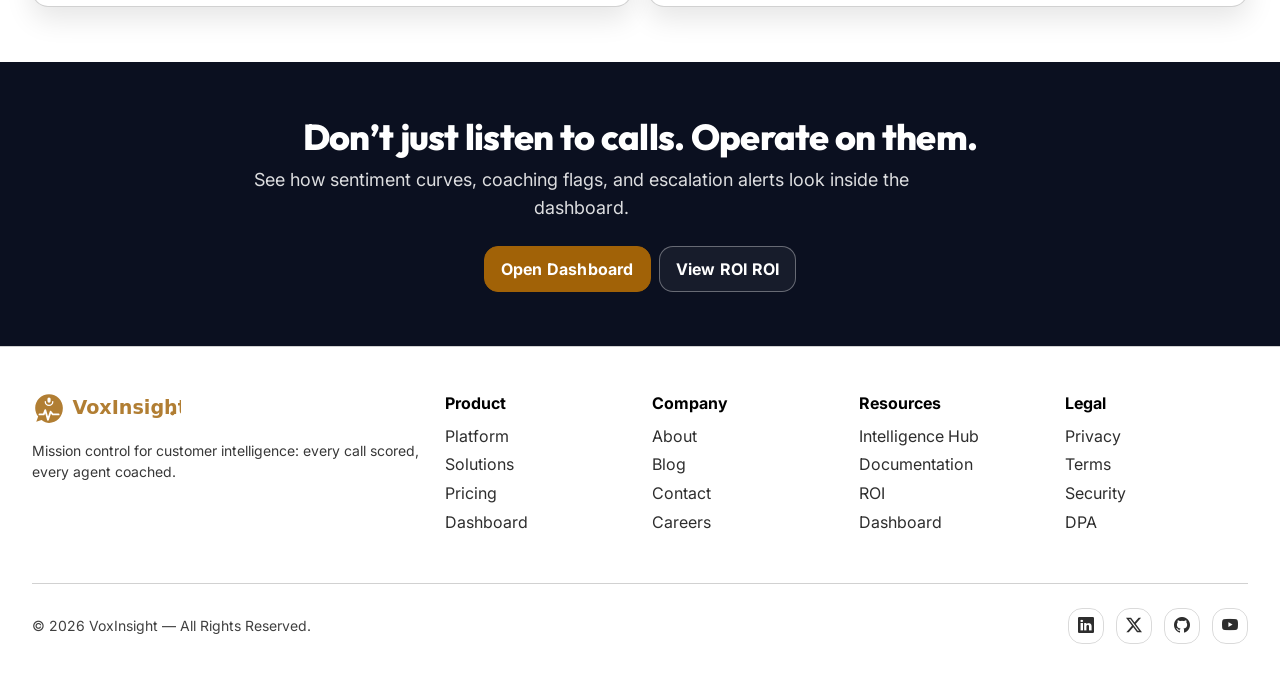
<file: services.html>
<!doctype html>
<html lang="en" dir="ltr">

<head>
  <meta charset="utf-8" />
  <meta name="viewport" content="width=device-width, initial-scale=1" />
  <title>VoxInsight Platform — Features Built for Call Centers</title>
  <meta name="description"
    content="Platform features for call centers: sentiment scoring, agent performance index, transcription, keyword flagging, escalation prediction, and coaching recommendations." />
  <link rel="icon" type="image/svg+xml" href="assets/images/favicon.svg" />
  <link rel="preconnect" href="https://fonts.googleapis.com" />
  <link rel="preconnect" href="https://fonts.gstatic.com" crossorigin />
  <link href="https://fonts.googleapis.com/css2?family=Inter:wght@400;600;700;800;900&display=swap" rel="stylesheet" />
  <link href="https://cdn.jsdelivr.net/npm/bootstrap@5.3.3/dist/css/bootstrap.min.css" rel="stylesheet"
    integrity="sha384-QWTKZyjpPEjISv5WaRU9OFeRpok6YctnYmDr5pNlyT2bRjXh0JMhjY6hW+ALEwIH" crossorigin="anonymous" />
  <link href="https://cdn.jsdelivr.net/npm/bootstrap-icons@1.11.3/font/bootstrap-icons.min.css" rel="stylesheet" />
  <link href="assets/css/style.css" rel="stylesheet" />
  <link href="assets/css/dark-mode.css" rel="stylesheet" />
  <link href="assets/css/rtl.css" rel="stylesheet" />
  <style>
    .vi-ico {
      width: 44px;
      height: 44px;
      border-radius: 14px;
      border: 1px solid var(--vi-border);
      display: grid;
      place-items: center
    }

    .vi-ico i {
      font-size: 22px;
      color: var(--vi-accent)
    }

    [data-theme="dark"] .vi-ico {
      background: rgba(255, 255, 255, .03)
    }
  </style>
</head>

<body id="top">
  <a class="vi-skip" href="#main">Skip to content</a>

  <header class="vi-navbar">
    <div class="container vi-container">
      <nav class="navbar navbar-expand-vi vi-nav-inner">
        <button class="navbar-toggler vi-nav-toggler" type="button" data-bs-toggle="offcanvas"
          data-bs-target="#viOffcanvas" aria-controls="viOffcanvas" aria-label="Open menu">
          <i class="bi bi-list" aria-hidden="true"></i>
        </button>

        <div class="vi-nav-brand">
          <a class="vi-logo" href="index.html" aria-label="VoxInsight home">
            <img src="assets/images/logo.svg" alt="VoxInsight Logo" height="34">
          </a>
        </div>

        <div class="collapse navbar-collapse">
          <div class="mx-auto d-flex flex-nowrap gap-3">
            <a class="vi-nav-link" href="index.html">Home</a>
            <a class="vi-nav-link" href="home-2.html">Home 2</a>
            <a class="vi-nav-link active" href="services.html">Platform</a>
            <a class="vi-nav-link" href="service-details.html">Solutions</a>
            <a class="vi-nav-link" href="about.html">About</a>
            <a class="vi-nav-link" href="pricing.html">Pricing</a>
            <a class="vi-nav-link" href="blog.html">Blog</a>
            <a class="vi-nav-link" href="contact.html">Contact</a>
          </div>
        </div>

        <div class="vi-nav-actions">
          <button class="btn btn-vi btn-vi-outline d-none d-sm-inline-flex" type="button" data-vi-dir-toggle
            aria-pressed="false" aria-label="Toggle direction">
            <i class="bi bi-text-right" aria-hidden="true"></i>
          </button>
          <button class="btn btn-vi btn-vi-outline d-none d-sm-inline-flex" type="button" data-vi-theme-toggle
            aria-pressed="false" aria-label="Toggle theme">
            <i class="bi bi-circle-half" aria-hidden="true"></i>
          </button>
          <a class="btn btn-vi btn-vi-primary d-none d-sm-inline-flex" href="dashboard.html">Dashboard</a>
          <a class="btn btn-vi btn-vi-outline d-none d-sm-inline-flex" href="login.html">Login</a>
        </div>
      </nav>
    </div>

  </header>

  <div class="offcanvas offcanvas-top vi-offcanvas" tabindex="-1" id="viOffcanvas" aria-labelledby="viOffcanvasLabel">
    <div class="offcanvas-header">
      <div class="vi-logo" id="viOffcanvasLabel">
        <img src="assets/images/logo.svg" alt="VoxInsight Logo" height="34">
      </div>
      <button type="button" class="btn-close" data-bs-dismiss="offcanvas" aria-label="Close"></button>
    </div>
    <div class="offcanvas-body">
      <nav class="nav flex-column" aria-label="Mobile">
        <a class="nav-link" href="index.html">Home</a>
        <a class="nav-link" href="home-2.html">Home 2</a>
        <a class="nav-link active" href="services.html">Platform</a>
        <a class="nav-link" href="service-details.html">Solutions</a>
        <a class="nav-link" href="about.html">About</a>
        <a class="nav-link" href="pricing.html">Pricing</a>
        <a class="nav-link" href="blog.html">Blog</a>
        <a class="nav-link" href="contact.html">Contact</a>
        <div class="mt-3 d-grid gap-2">
          <button class="btn btn-vi btn-vi-outline" type="button" data-vi-dir-toggle aria-pressed="false">
            <i class="bi bi-text-right" aria-hidden="true"></i>
          </button>
          <button class="btn btn-vi btn-vi-outline" type="button" data-vi-theme-toggle aria-pressed="false"
            aria-label="Toggle theme">
            <i class="bi bi-circle-half" aria-hidden="true"></i>
          </button>
          <a class="btn btn-vi btn-vi-primary" href="dashboard.html">Dashboard</a>
          <a class="btn btn-vi btn-vi-outline" href="login.html">Login</a>
        </div>
      </nav>
    </div>
  </div>

  <main id="main">
    <section class="vi-section compact vi-page-hero">
      <div class="container vi-container">
        <div class="text-center">
          <h1 class="vi-h1 mb-2">Platform features designed for call centers.</h1>
          <p class="vi-lead mb-3 mx-auto">Everything is measured against real KPIs: CSAT, AHT, First Call Resolution, and
            escalation rate.</p>
          <div class="d-flex justify-content-center">
            <a class="btn btn-vi btn-vi-primary" href="service-details.html">See how it works</a>
          </div>
        </div>
        <div class="vi-img-box mt-4">
          <img src="assets/images/Platform Overview.jpg" alt="VoxInsight Platform Overview" loading="lazy">
        </div>
      </div>
    </section>

    <section class="vi-section">
      <div class="container vi-container">
        <div class="row g-3">
          <div class="col-12 col-lg-6">
            <div class="vi-card h-100">
              <div class="vi-card-body">
                <div class="d-flex gap-3">
                  <div class="vi-feat-img">
                    <img src="assets/images/feat-sentiment.png" alt="Sentiment Analytics" class="img-fluid">
                  </div>
                  <div>
                    <h2 class="h4 fw-bold mb-1">Sentiment Scoring</h2>
                    <p class="mb-3 opacity-75">Track sentiment over time, detect volatility, and jump to the exact
                      timestamp where the call turns.</p>
                    <a class="fw-bold" href="service-details.html">Learn more</a>
                  </div>
                </div>
              </div>
            </div>
          </div>
          <div class="col-12 col-lg-6">
            <div class="vi-card h-100">
              <div class="vi-card-body">
                <div class="d-flex gap-3">
                  <div class="vi-feat-img">
                    <img src="assets/images/feat-performance.png" alt="Agent Performance" class="img-fluid">
                  </div>
                  <div>
                    <h2 class="h4 fw-bold mb-1">Agent Performance Index</h2>
                    <p class="mb-3 opacity-75">Score pacing, interruptions, empathy phrases, and resolution confidence
                      for coaching that sticks.</p>
                    <a class="fw-bold" href="service-details.html">Learn more</a>
                  </div>
                </div>
              </div>
            </div>
          </div>
          <div class="col-12 col-lg-6">
            <div class="vi-card h-100">
              <div class="vi-card-body">
                <div class="d-flex gap-3">
                  <div class="vi-feat-img">
                    <img src="assets/images/feat-transcription.png" alt="Call Transcription" class="img-fluid">
                  </div>
                  <div>
                    <h2 class="h4 fw-bold mb-1">Call Transcription</h2>
                    <p class="mb-3 opacity-75">Fast, searchable transcripts with speaker separation to speed QA review
                      and supervisor escalations.</p>
                    <a class="fw-bold" href="service-details.html">Learn more</a>
                  </div>
                </div>
              </div>
            </div>
          </div>
          <div class="col-12 col-lg-6">
            <div class="vi-card h-100">
              <div class="vi-card-body">
                <div class="d-flex gap-3">
                  <div class="vi-ico" aria-hidden="true"><i class="bi bi-flag"></i></div>
                  <div>
                    <h2 class="h4 fw-bold mb-1">Keyword Flagging</h2>
                    <p class="mb-3 opacity-75">Flag phrases tied to churn, compliance, or cancellation intent, and route
                      them to supervisors.</p>
                    <a class="fw-bold" href="service-details.html">Learn more</a>
                  </div>
                </div>
              </div>
            </div>
          </div>
          <div class="col-12 col-lg-6">
            <div class="vi-card h-100">
              <div class="vi-card-body">
                <div class="d-flex gap-3">
                  <div class="vi-ico" aria-hidden="true"><i class="bi bi-exclamation-triangle"></i></div>
                  <div>
                    <h2 class="h4 fw-bold mb-1">Escalation Prediction</h2>
                    <p class="mb-3 opacity-75">Identify high-risk calls early using tone shifts, silence gaps, and
                      repeated objections.</p>
                    <a class="fw-bold" href="service-details.html">Learn more</a>
                  </div>
                </div>
              </div>
            </div>
          </div>
          <div class="col-12 col-lg-6">
            <div class="vi-card h-100">
              <div class="vi-card-body">
                <div class="d-flex gap-3">
                  <div class="vi-ico" aria-hidden="true"><i class="bi bi-journal-check"></i></div>
                  <div>
                    <h2 class="h4 fw-bold mb-1">Coaching Recommendations</h2>
                    <p class="mb-3 opacity-75">Turn top-agent behaviors into a coaching queue and track improvement over
                      time.</p>
                    <a class="fw-bold" href="service-details.html">Learn more</a>
                  </div>
                </div>
              </div>
            </div>
          </div>
        </div>
      </div>
    </section>

    <section class="vi-section dark">
      <div class="container vi-container text-center">
        <div class="mx-auto" style="max-width: 800px;">
          <h2 class="vi-h2">Don’t just listen to calls. Operate on them.</h2>
          <p class="vi-lead mt-2 mb-4">See how sentiment curves, coaching flags, and escalation alerts look inside the
            dashboard.</p>
          <div class="d-flex flex-wrap gap-2 justify-content-center">
            <a class="btn btn-vi btn-vi-primary" href="dashboard.html">Open Dashboard</a>
            <a class="btn btn-vi btn-vi-outline" href="pricing.html">View ROI ROI</a>
          </div>
        </div>
      </div>
    </section>
  </main>

  <footer class="vi-footer">
    <div class="container vi-container">
      <div class="row g-4">
        <div class="col-12 col-lg-4">
          <a class="vi-logo" href="index.html" aria-label="VoxInsight home">
            <img src="assets/images/logo.svg" alt="VoxInsight Logo" height="34">
          </a>
          <p class="mt-2 mb-0 small">Mission control for customer intelligence: every call scored, every agent coached.
          </p>
        </div>
        <div class="col-6 col-lg-2">
          <div class="fw-bold mb-2">Product</div>
          <div class="d-grid gap-1">
            <a href="services.html">Platform</a>
            <a href="service-details.html">Solutions</a>
            <a href="pricing.html">Pricing</a>
            <a href="dashboard.html">Dashboard</a>
          </div>
        </div>
        <div class="col-6 col-lg-2">
          <div class="fw-bold mb-2">Company</div>
          <div class="d-grid gap-1">
            <a href="about.html">About</a>
            <a href="blog.html">Blog</a>
            <a href="contact.html">Contact</a>
            <a href="coming-soon.html">Careers</a>
          </div>
        </div>
        <div class="col-6 col-lg-2">
          <div class="fw-bold mb-2">Resources</div>
          <div class="d-grid gap-1">
            <a href="blog.html">Intelligence Hub</a>
            <a href="services.html">Documentation</a>
            <a href="pricing.html">ROI</a>
            <a href="dashboard.html">Dashboard</a>
          </div>
        </div>
        <div class="col-6 col-lg-2">
          <div class="fw-bold mb-2">Legal</div>
          <div class="d-grid gap-1">
            <a href="404.html">Privacy</a>
            <a href="404.html">Terms</a>
            <a href="404.html">Security</a>
            <a href="404.html">DPA</a>
          </div>
        </div>
      </div>
      <div
        class="d-flex flex-column flex-lg-row flex-wrap justify-content-center justify-content-lg-between align-items-center gap-3 mt-5 pt-4 border-top text-center text-lg-start">
        <div class="small opacity-75">© 2026 VoxInsight — All Rights Reserved.</div>

        <div class="vi-social-links">
          <a href="#" aria-label="LinkedIn"><i class="bi bi-linkedin"></i></a>
          <a href="#" aria-label="X (Twitter)"><i class="bi bi-twitter-x"></i></a>
          <a href="#" aria-label="GitHub"><i class="bi bi-github"></i></a>
          <a href="#" aria-label="YouTube"><i class="bi bi-youtube"></i></a>
        </div>

      </div>
    </div>
  </footer>

  <script src="https://cdn.jsdelivr.net/npm/bootstrap@5.3.3/dist/js/bootstrap.bundle.min.js"
    integrity="sha384-YvpcrYf0tY3lHB60NNkmXc5s9fDVZLESaAA55NDzOxhy9GkcIdslK1eN7N6jIeHz"
    crossorigin="anonymous"></script>
  <script src="assets/js/main.js"></script>
</body>

</html>
</file>
<file: assets/css/style.css>
@import url("https://fonts.googleapis.com/css2?family=Outfit:wght@600;700;800;900&family=Inter:wght@400;600;700;800;900&display=swap");

html {
  scroll-behavior: smooth;
}

:root {
  --vi-black: #000;
  --vi-white: #fff;
  --vi-accent: #A16207;
  --vi-accent-rgb: 161, 98, 7;
  --vi-accent2: #22D3EE;
  --vi-accent2-rgb: 34, 211, 238;
  --vi-dark: #0B1020;
  --vi-bg: var(--vi-white);
  --vi-fg: var(--vi-black);
  --vi-surface: rgba(255, 255, 255, .78);
  --vi-border: rgba(0, 0, 0, .18);
  --vi-soft: rgba(var(--vi-accent-rgb), .08);
  --vi-radius: 16px;
  --vi-radius-sm: 12px;
  --vi-shadow: 0 22px 64px rgba(0, 0, 0, .14);
  --vi-shadow-sm: 0 12px 28px rgba(0, 0, 0, .10);
  --vi-glow: 0 0 0 6px rgba(var(--vi-accent-rgb), .18);
  --vi-mono: ui-monospace, SFMono-Regular, Menlo, Monaco, Consolas, "Liberation Mono", "Courier New", monospace;
}

html,
body {
  min-height: 100%;
  overflow-x: hidden
}

body {
  background: var(--vi-bg);
  color: var(--vi-fg);
  font-family: Inter, system-ui, -apple-system, "Segoe UI", Roboto, Arial, sans-serif;
  line-height: 1.55;
}

:root {
  --bs-primary: var(--vi-accent);
  --bs-primary-rgb: var(--vi-accent-rgb);
  --bs-link-color: var(--vi-accent);
  --bs-link-hover-color: rgba(var(--vi-accent-rgb), .82);
  --bs-focus-ring-color: rgba(var(--vi-accent-rgb), .34);
  --bs-border-color: var(--vi-border);
}

a {
  color: var(--vi-accent);
  text-decoration: none
}

a:hover {
  text-decoration: underline
}

.vi-skip {
  position: absolute;
  left: -9999px;
  top: auto;
  width: 1px;
  height: 1px;
  overflow: hidden;
}

.vi-skip:focus {
  left: 16px;
  top: 16px;
  width: auto;
  height: auto;
  z-index: 2000;
  padding: 10px 12px;
  background: var(--vi-white);
  color: var(--vi-black);
  border: 1px solid var(--vi-black);
  border-radius: 12px;
}

.vi-container {
  max-width: 1240px
}

.vi-logo {
  display: inline-flex;
  align-items: center;
  gap: 10px;
  color: inherit;
}

.vi-logo svg {
  width: 34px;
  height: 34px;
  flex: 0 0 auto
}

.vi-logo strong {
  font-weight: 800;
  letter-spacing: .2px
}

.vi-navbar {
  position: sticky;
  top: 0;
  z-index: 1030;
  background: rgba(255, 255, 255, .76);
  backdrop-filter: saturate(140%) blur(14px);
  border-bottom: 1px solid var(--vi-border);
}

.vi-nav-inner {
  min-height: 72px;
  display: flex;
  align-items: center;
  gap: 14px;
}

.vi-nav-brand {
  flex: 1;
  display: flex;
  justify-content: center;
  min-width: 0;
}

.vi-nav-actions {
  flex: 1;
  display: flex;
  gap: 10px;
  align-items: center;
  justify-content: flex-end;
}

.vi-nav-actions .btn {
  min-height: 44px;
  display: inline-flex;
  justify-content: center;
  align-items: center;
}

/* Equal width for Dashboard and Login links */
.vi-nav-actions a.btn {
  min-width: 110px;
}

/* Icon buttons remain square-ish */
.vi-nav-actions button.btn {
  width: 44px;
  padding: 0;
}

.vi-nav-toggler:focus {
  outline: none;
  box-shadow: var(--vi-glow)
}

.navbar-expand-vi {
  display: flex !important;
  flex-wrap: nowrap;
  justify-content: space-between;
  align-items: center;
}

/* Base Toggler (Always styled, but hidden/shown by media query) */
.navbar-toggler.vi-nav-toggler {
  width: 44px;
  height: 44px;
  border: 1px solid var(--vi-border);
  border-radius: 14px;
  background: transparent;
  display: flex;
  align-items: center;
  justify-content: center;
  flex-shrink: 0;
  padding: 0;
  color: inherit;
}

/* Hide desktop nav by default on mobile */
.navbar-expand-vi .navbar-collapse {
  display: none !important;
}

@media (min-width: 1100px) {
  .navbar-expand-vi .navbar-collapse {
    display: flex !important;
    align-items: center;
    gap: 12px;
    flex: 0 0 auto;
  }

  .navbar-expand-vi .navbar-toggler {
    display: none !important;
  }

  .vi-nav-brand {
    justify-content: flex-start !important;
  }

  .vi-nav-link {
    font-weight: 700;
    color: var(--vi-black);
    text-decoration: none;
    transition: color 0.15s ease;
    white-space: nowrap;
  }

  .vi-nav-link:hover {
    color: var(--vi-accent);
    text-decoration: none;
  }

  .vi-nav-link.active {
    color: var(--vi-accent);
  }
}

@media (max-width: 1099.98px) {
  .vi-navbar .vi-nav-actions {
    display: none !important;
  }

  /* Left-aligned logo */
  .vi-navbar .vi-nav-brand {
    order: 0;
    justify-content: flex-start !important;
  }

  /* Right-side hamburger toggler */
  .vi-navbar .vi-nav-toggler {
    order: 1;
  }

  /* Remove any centering/balancing logic from previous fixes */
  .vi-navbar .vi-nav-inner::before,
  .vi-navbar .vi-nav-inner::after {
    display: none !important;
  }
}

.vi-pill {
  border: 1px solid var(--vi-border);
  background: var(--vi-surface);
  border-radius: 14px;
  padding: 10px 12px;
  display: inline-flex;
  gap: 10px;
  align-items: center;
}

.btn-vi {
  border-radius: 14px;
  padding: 10px 16px;
  font-weight: 700;
  letter-spacing: .2px;
  white-space: normal;
}

.btn-vi-primary {
  background: var(--vi-accent);
  border: 1px solid var(--vi-accent);
  color: var(--vi-white);
}

.btn-vi-primary:hover {
  filter: brightness(.92);
  color: var(--vi-white)
}

.btn-vi-outline {
  border: 1px solid rgba(0, 0, 0, .25);
  background: transparent;
  color: inherit;
  transition: all 0.2s ease;
}

.btn-vi-outline:hover {
  background: var(--vi-soft);
  color: inherit;
  border-color: var(--vi-accent);
}

.vi-section.dark .btn-vi-outline,
.vi-wave .btn-vi-outline {
  border-color: rgba(255, 255, 255, .35);
  background: rgba(255, 255, 255, .05);
  color: var(--vi-white);
}

.vi-section.dark .btn-vi-outline:hover,
.vi-wave .btn-vi-outline:hover {
  background: rgba(255, 255, 255, .12);
  border-color: var(--vi-white);
  color: var(--vi-white);
}

.vi-hero {
  padding: 52px 0 22px;
  position: relative;
  overflow: hidden;
  isolation: isolate;
  background:
    radial-gradient(1200px 500px at 20% 20%, rgba(var(--vi-accent-rgb), .18), transparent 60%),
    radial-gradient(900px 420px at 80% 35%, rgba(var(--vi-accent2-rgb), .16), transparent 55%),
    linear-gradient(180deg, rgba(255, 255, 255, .85), rgba(255, 255, 255, .92)),
    url("../images/hero-data-bg.png") center/cover no-repeat;
}

[data-theme="dark"] .vi-hero {
  background:
    radial-gradient(1200px 500px at 20% 20%, rgba(var(--vi-accent-rgb), .24), transparent 60%),
    radial-gradient(900px 420px at 80% 35%, rgba(var(--vi-accent2-rgb), .14), transparent 55%),
    linear-gradient(180deg, rgba(11, 16, 32, .86), rgba(11, 16, 32, .92)),
    url("../images/neural-bg.png") center/cover no-repeat;
}

.vi-hero-canvas {
  position: absolute;
  inset: 0;
  width: 100%;
  height: 100%;
  opacity: .6;
  pointer-events: none;
  z-index: 0;
}

.vi-hero .container {
  position: relative;
  z-index: 1;
}

.vi-hero-grid {
  display: grid;
  grid-template-columns: 1fr;
  gap: 18px;
  align-items: center;
}

@media (min-width: 992px) {
  .vi-hero-grid {
    grid-template-columns: 1.05fr .95fr;
    gap: 22px;
  }
}

.vi-hero-copy {
  text-align: center;
}

@media (min-width: 992px) {
  .vi-hero-copy {
    text-align: left;
  }
}

.vi-hero-kicker {
  display: flex;
  flex-wrap: wrap;
  gap: 10px;
  justify-content: center;
  margin-bottom: 14px;
}

@media (min-width: 992px) {
  .vi-hero-kicker {
    justify-content: flex-start;
  }
}

.vi-hero-actions {
  display: flex;
  flex-wrap: wrap;
  gap: 10px;
  justify-content: center;
  margin-top: 16px;
}

@media (min-width: 992px) {
  .vi-hero-actions {
    justify-content: flex-start;
  }
}

.vi-hero-panel {
  border-radius: var(--vi-radius);
  border: 1px solid rgba(255, 255, 255, .22);
  background: rgba(255, 255, 255, .56);
  backdrop-filter: saturate(140%) blur(18px);
  box-shadow: var(--vi-shadow);
  padding: 14px;
}

[data-theme="dark"] .vi-hero-panel {
  border-color: rgba(255, 255, 255, .14);
  background: rgba(0, 0, 0, .18);
}

.vi-hero-panel-inner {
  display: grid;
  grid-template-columns: 1fr;
  gap: 14px;
}

@media (min-width: 1100px) {
  .vi-hero-panel-inner {
    grid-template-columns: 1.05fr .95fr;
    gap: 14px;
  }
}

.vi-hero-panel .vi-transcript {
  height: 320px;
}

@media (min-width: 1100px) {
  .vi-hero-panel .vi-transcript {
    height: 360px;
  }
}

.vi-hero-panel .vi-gauge {
  padding: 14px;
}

.vi-h1,
.vi-h2 {
  font-family: Outfit, Inter, system-ui, -apple-system, "Segoe UI", Roboto, Arial, sans-serif;
}

.vi-h1 {
  font-size: clamp(40px, 4vw, 48px);
  line-height: 1.15;
  letter-spacing: -.02em;
  font-weight: 800;
}

.vi-h2 {
  font-size: clamp(32px, 3vw, 36px);
  line-height: 1.18;
  font-weight: 800;
  letter-spacing: -.02em;
}

.vi-lead {
  font-size: 18px;
  opacity: .86;
  max-width: 62ch
}

.vi-card {
  border: 1px solid var(--vi-border);
  border-radius: var(--vi-radius);
  background: var(--vi-surface);
  box-shadow: var(--vi-shadow-sm);
  backdrop-filter: saturate(140%) blur(14px);
  transition: transform .25s ease, box-shadow .25s ease, border-color .25s ease;
}

.vi-card:hover {
  transform: translateY(-4px);
  box-shadow: var(--vi-shadow);
  border-color: rgba(var(--vi-accent-rgb), .34);
}

.vi-card-body {
  padding: 18px
}

.vi-card-tight .vi-card-body {
  padding: 14px
}

.vi-mono {
  font-family: var(--vi-mono)
}

.vi-metric {
  display: flex;
  align-items: flex-start;
  justify-content: space-between;
  gap: 12px;
}

.vi-metric .label {
  font-weight: 700
}

.vi-metric .value {
  font-family: var(--vi-mono);
  font-weight: 800
}

.vi-section {
  padding: 54px 0
}

.vi-page-hero {
  position: relative;
  overflow: hidden;
  padding: 64px 0 46px;
  background:
    radial-gradient(1100px 460px at 18% 10%, rgba(var(--vi-accent-rgb), .16), transparent 60%),
    radial-gradient(900px 360px at 86% 30%, rgba(var(--vi-accent2-rgb), .12), transparent 55%);
}

.vi-page-hero::after {
  content: "";
  position: absolute;
  inset: 0;
  background:
    linear-gradient(180deg, rgba(255, 255, 255, .85), rgba(255, 255, 255, .96));
  z-index: -1;
}

[data-theme="dark"] .vi-page-hero::after {
  background:
    linear-gradient(180deg, rgba(11, 16, 32, .82), rgba(11, 16, 32, .94));
}

.vi-page-hero .vi-img-box {
  box-shadow: var(--vi-shadow);
  border-color: rgba(var(--vi-accent-rgb), .22);
  background: rgba(255, 255, 255, .60);
  backdrop-filter: saturate(140%) blur(16px);
}

[data-theme="dark"] .vi-page-hero .vi-img-box {
  background: rgba(0, 0, 0, .18);
  border-color: rgba(255, 255, 255, .14);
}

.vi-reveal {
  opacity: 0;
  transform: translateY(14px);
  transition: opacity .7s cubic-bezier(.2,.8,.2,1), transform .7s cubic-bezier(.2,.8,.2,1);
  will-change: opacity, transform;
}

.vi-reveal.vi-reveal-in {
  opacity: 1;
  transform: none;
}

.vi-card.vi-reveal {
  transition: opacity .7s cubic-bezier(.2,.8,.2,1), transform .7s cubic-bezier(.2,.8,.2,1), box-shadow .25s ease, border-color .25s ease;
}

.vi-bento-item.vi-reveal {
  transition: opacity .7s cubic-bezier(.2,.8,.2,1), transform .7s cubic-bezier(.2,.8,.2,1), box-shadow .4s cubic-bezier(0.4, 0, 0.2, 1), border-color .4s cubic-bezier(0.4, 0, 0.2, 1);
}

.vi-section.compact {
  padding: 38px 0
}

.vi-section.dark {
  background: var(--vi-dark);
  color: var(--vi-white);
}

.vi-section.dark .vi-card {
  background: rgba(255, 255, 255, .06);
  border-color: rgba(255, 255, 255, .14);
  box-shadow: none
}

.vi-section.dark a {
  color: var(--vi-white)
}

.vi-section.dark a:hover {
  color: rgba(255, 255, 255, .84)
}

.vi-split {
  display: grid;
  grid-template-columns: 1fr;
  gap: 18px;
}

@media (min-width:992px) {
  .vi-split {
    grid-template-columns: 1.05fr .95fr;
    gap: 22px
  }
}

.vi-transcript {
  height: 360px;
  overflow: hidden;
  border-radius: var(--vi-radius);
  background: var(--vi-black);
  color: var(--vi-white);
  border: 1px solid rgba(255, 255, 255, .12);
  box-shadow: var(--vi-shadow-sm);
}

.vi-transcript-inner {
  height: 100%;
  padding: 18px;
  overflow: hidden;
  display: flex;
  flex-direction: column;
  gap: 10px;
}

.vi-transcript-line {
  font-family: var(--vi-mono);
  font-size: 14px;
  line-height: 1.35;
  opacity: .92;
}

.vi-transcript-line strong {
  color: var(--vi-accent);
  font-weight: 800
}

.vi-gauge {
  border-radius: var(--vi-radius);
  border: 1px solid var(--vi-border);
  background: var(--vi-surface);
  padding: 18px;
  box-shadow: var(--vi-shadow-sm);
  backdrop-filter: saturate(140%) blur(14px);
}

.vi-gauge-ring {
  width: 100%;
  max-width: 320px;
  aspect-ratio: 1/1;
  border-radius: 999px;
  margin: 0 auto 14px;
  background: conic-gradient(var(--vi-accent) 0deg, var(--vi-accent) var(--vi-gauge-deg, 210deg), rgba(0, 0, 0, .08) var(--vi-gauge-deg, 210deg), rgba(0, 0, 0, .08) 360deg);
  display: grid;
  place-items: center;
}

.vi-gauge-center {
  width: 72%;
  height: 72%;
  border-radius: 999px;
  background: var(--vi-white);
  border: 1px solid var(--vi-border);
  display: flex;
  flex-direction: column;
  align-items: center;
  justify-content: center;
  text-align: center;
  gap: 4px;
}

.vi-gauge-center .score {
  font-family: var(--vi-mono);
  font-weight: 900;
  font-size: 28px
}

.vi-gauge-center .state {
  font-weight: 800;
  letter-spacing: .2px
}

.vi-gauge-center .hint {
  opacity: .75;
  font-size: 13px
}

.vi-compare {
  border-radius: var(--vi-radius);
  overflow: hidden;
  border: 1px solid var(--vi-border);
  display: grid;
  grid-template-columns: 1fr;
}

@media (min-width:992px) {
  .vi-compare {
    grid-template-columns: 1fr 1fr
  }
}

.vi-compare .pain {
  background: var(--vi-black);
  color: var(--vi-white);
  padding: 22px;
}

.vi-compare .answer {
  background: var(--vi-white);
  color: var(--vi-black);
  padding: 22px;
}

.vi-compare .row {
  display: grid;
  grid-template-columns: 1fr;
  gap: 10px;
  padding: 14px 0;
  border-bottom: 1px solid rgba(255, 255, 255, .12);
}

.vi-compare .answer .row {
  border-bottom: 1px solid var(--vi-border)
}

.vi-compare .row:last-child {
  border-bottom: none
}

.vi-compare .pain .t {
  font-weight: 900
}

.vi-compare .answer .t {
  font-weight: 900
}

.vi-compare .d {
  opacity: .86
}

.vi-dashboard-mock {
  border: 1px solid var(--vi-border);
  border-radius: var(--vi-radius);
  overflow: hidden;
  box-shadow: var(--vi-shadow);
}

.vi-dashboard-top {
  display: flex;
  align-items: center;
  justify-content: space-between;
  gap: 12px;
  padding: 14px 16px;
  border-bottom: 1px solid var(--vi-border);
  background: var(--vi-white);
}

.vi-badge {
  display: inline-flex;
  align-items: center;
  gap: 8px;
  padding: 6px 12px;
  border-radius: 999px;
  border: 1px solid var(--vi-border);
  background: var(--vi-soft);
  font-family: var(--vi-mono);
  font-size: 12px;
  font-weight: 700;
  color: inherit;
  transition: all 0.2s ease;
}

.vi-badge:hover {
  background: rgba(0, 0, 0, .08);
  border-color: var(--vi-accent);
}

.vi-badge.dot::before {
  content: "";
  width: 8px;
  height: 8px;
  border-radius: 50%;
  background: var(--vi-accent);
}

.vi-grid-2 {
  display: grid;
  grid-template-columns: 1fr;
  gap: 14px;
}

@media (min-width:992px) {
  .vi-grid-2 {
    grid-template-columns: 1fr 1fr
  }
}

.vi-grid-2 .vi-card {
  box-shadow: none
}

.vi-bars {
  display: flex;
  gap: 10px;
  align-items: stretch;
  height: 160px;
  padding: 14px 16px 16px;
  background: var(--vi-white);
}

.vi-bar {
  flex: 1 1 0;
  min-width: 0;
  height: 100%;
  background: rgba(0, 0, 0, .08);
  border: 1px solid var(--vi-border);
  border-radius: 12px;
  position: relative;
  overflow: hidden;
}

.vi-bar span {
  position: absolute;
  left: 0;
  right: 0;
  bottom: 0;
  background: var(--vi-accent);
  height: 0%;
  transition: height .9s cubic-bezier(.2,.8,.2,1);
}

.vi-verticals .m {
  font-family: var(--vi-mono);
  font-weight: 900
}

/* Bento Grid for Home 2 */
.vi-bento-grid {
  display: grid;
  grid-template-columns: repeat(1, 1fr);
  gap: 16px;
}

@media (min-width: 768px) {
  .vi-bento-grid {
    grid-template-columns: repeat(2, 1fr);
  }
}

@media (min-width: 1200px) {
  .vi-bento-grid {
    grid-template-columns: repeat(3, 1fr);
    grid-template-rows: repeat(2, auto);
  }
}

.vi-bento-item {
  position: relative;
  border-radius: var(--vi-radius);
  border: 1px solid var(--vi-border);
  background: var(--vi-surface);
  overflow: hidden;
  display: flex;
  flex-direction: column;
  transition: all 0.4s cubic-bezier(0.4, 0, 0.2, 1);
  box-shadow: var(--vi-shadow-sm);
  padding: 0;
}

.vi-bento-item:hover {
  transform: translateY(-6px);
  box-shadow: var(--vi-shadow);
  border-color: var(--vi-accent);
}

/* Floating Animation */
@keyframes viFloat {
  0%, 100% { transform: translateY(0); }
  50% { transform: translateY(-4px); }
}

.vi-bento-item:nth-child(odd) {
  animation: viFloat 6s ease-in-out infinite;
}

.vi-bento-item:nth-child(even) {
  animation: viFloat 8s ease-in-out infinite;
  animation-delay: 1s;
}

.vi-bento-item:hover {
  animation-play-state: paused;
}

.vi-bento-img {
  width: 100%;
  height: 220px;
  object-fit: cover;
  border-bottom: 1px solid var(--vi-border);
}

.vi-bento-content {
  padding: 24px;
  flex-grow: 1;
}

.vi-bento-tag {
  display: inline-flex;
  align-items: center;
  padding: 4px 10px;
  border-radius: 999px;
  border: 1px solid rgba(161, 98, 7, .16);
  background: rgba(161, 98, 7, .06);
  font-family: var(--vi-mono);
  font-weight: 900;
  color: var(--vi-accent);
  font-size: 11px;
  margin-bottom: 12px;
  text-transform: uppercase;
  letter-spacing: .02em;
}

.vi-bento-title {
  font-weight: 800;
  font-size: 22px;
  margin-bottom: 12px;
  line-height: 1.25;
}

.vi-bento-desc {
  opacity: 0.82;
  margin-bottom: 16px;
}

.vi-bento-metric {
  font-family: var(--vi-mono);
  font-weight: 900;
  background: var(--vi-soft);
  padding: 8px 12px;
  border-radius: 8px;
  display: inline-block;
}

@media (min-width: 1200px) {
  .vi-bento-item.large {
    grid-column: span 2;
    flex-direction: row;
  }
  .vi-bento-item.large .vi-bento-img {
    width: 45%;
    height: 100%;
    border-bottom: none;
    border-right: 1px solid var(--vi-border);
  }
}

.vi-trust {
  border-top: 1px solid var(--vi-border);
  border-bottom: 1px solid var(--vi-border);
  padding: 16px 0;
}

.vi-trust .item {
  border: 1px solid var(--vi-border);
  border-radius: 999px;
  padding: 10px 14px;
  font-weight: 800;
  font-family: var(--vi-mono);
  white-space: nowrap;
}

.vi-trust .row-gap {
  gap: 10px
}

.vi-footer {
  padding: 44px 0;
  border-top: 1px solid var(--vi-border);
}

.vi-footer a {
  color: inherit;
  opacity: .82
}

.vi-footer a:hover {
  opacity: 1
}

.vi-footer .small {
  opacity: .78
}


.vi-social-links {
  display: flex;
  gap: 12px;
}

.vi-social-links a {
  width: 36px;
  height: 36px;
  border-radius: 14px;
  border: 1px solid var(--vi-border);
  display: flex;
  align-items: center;
  justify-content: center;
  transition: all 0.2s ease;
  color: var(--vi-fg);
  opacity: 0.82;
}

.vi-social-links a:hover {
  background: var(--vi-soft) !important;
  color: var(--vi-accent) !important;
  border-color: var(--vi-accent);
  transform: translateY(-2px) scale(1.05);
  opacity: 1;
  text-decoration: none;
}

.vi-form .form-control,
.vi-form .form-select {
  min-height: 46px;
  border-radius: 14px;
  border-color: var(--vi-border);
}

.vi-form .form-check-label {
  white-space: normal
}

.vi-form .form-control:focus,
.vi-form .form-select:focus {
  border-color: rgba(161, 98, 7, .55);
  box-shadow: 0 0 0 .25rem rgba(161, 98, 7, .2);
}

.vi-password-toggle-group {
  position: relative;
}

.vi-password-toggle {
  position: absolute;
  top: 50%;
  right: 14px;
  transform: translateY(-50%);
  background: none;
  border: none;
  padding: 0;
  color: var(--vi-fg);
  opacity: 0.5;
  transition: opacity 0.2s ease;
  z-index: 5;
  cursor: pointer;
  display: flex;
  align-items: center;
  justify-content: center;
}

.vi-password-toggle:hover {
  opacity: 1;
}

.vi-password-toggle i {
  font-size: 1.25rem;
  line-height: 1;
}

/* Ensure padding so the icon doesn't overlap text */
.vi-password-toggle-group .form-control {
  padding-right: 44px;
}

.vi-offcanvas{
  border-bottom: 2px solid var(--vi-accent);
  height: auto !important;
  z-index: 1080 !important;
  background: var(--vi-bg);
  color: var(--vi-fg);
  backdrop-filter: saturate(180%) blur(20px);
}
.vi-offcanvas .offcanvas-body {
  background: transparent;
}
.vi-offcanvas .nav-link {
  color: var(--vi-fg) !important;
  opacity: 0.82;
  white-space: nowrap;
}
.vi-offcanvas .nav-link.active {
  color: var(--vi-accent) !important;
  font-weight: 800;
  opacity: 1;
}

.vi-auth {
  min-height: 100vh;
  display: grid;
  place-items: center;
  padding: 44px 14px;
}

@media (max-width:480px) {
  .vi-auth {
    padding: 32px 10px
  }
}

.vi-auth-card {
  width: min(520px, 100%);
  max-width: 100%;
  border: 1px solid var(--vi-border);
  border-radius: var(--vi-radius);
  box-shadow: var(--vi-shadow);
  background: var(--vi-white);
  overflow: hidden;
}

.vi-auth-card .inner {
  padding: 22px
}

@media (max-width:480px) {
  .vi-auth-card .inner {
    padding: 16px
  }
}

.vi-sso {
  display: grid;
  grid-template-columns: 1fr;
  gap: 10px;
}

@media (min-width:520px) {
  .vi-sso {
    grid-template-columns: 1fr 1fr
  }
}

.vi-btn-icon {
  width: 52px;
  height: 52px;
  padding: 0;
  display: inline-flex;
  align-items: center;
  justify-content: center;
  border-radius: 14px;
  font-size: 1.4rem;
}

.vi-dashboard {
  min-height: 100vh;
  display: grid;
  grid-template-columns: 1fr;
}

@media (min-width:992px) {
  .vi-dashboard {
    grid-template-columns: 280px 1fr
  }
}

@media (max-width: 991.98px) {
  .vi-side {
    display: none !important;
  }
}

.vi-side-offcanvas {
  background: var(--vi-black) !important;
  color: var(--vi-white) !important;
  width: min(280px, 100vw) !important;
  border-right: 1px solid rgba(255, 255, 255, .12);
}

.vi-side-offcanvas .offcanvas-header {
  padding: 0;
  display: block;
  position: relative;
  min-height: 56px;
}

.vi-side-offcanvas .offcanvas-header .btn-close {
  position: absolute;
  top: 18px;
  right: 18px;
  z-index: 10;
}

.vi-side-offcanvas .offcanvas-body {
  padding: 0;
}

.vi-side-offcanvas .brand {
  padding: 18px 18px 12px;
  border-bottom: 1px solid rgba(255, 255, 255, .12);
}

.vi-side-offcanvas .nav {
  padding: 12px;
  display: flex;
  flex-direction: column;
  gap: 6px;
}

.vi-side-offcanvas .nav button {
  width: 100%;
  display: flex;
  align-items: center;
  gap: 10px;
  background: transparent;
  color: inherit;
  border: 1px solid transparent;
  border-radius: 14px;
  padding: 12px;
  text-align: left;
  font-weight: 800;
}

.vi-side-offcanvas .nav button:hover {
  background: rgba(255, 255, 255, .06)
}

.vi-side-offcanvas .nav button.active {
  border-color: rgba(255, 255, 255, .16);
  background: rgba(255, 255, 255, .08);
}

.vi-side {
  background: var(--vi-black);
  color: var(--vi-white);
  border-right: 1px solid rgba(255, 255, 255, .12);
}

.vi-side .brand {
  padding: 18px 18px 12px;
  border-bottom: 1px solid rgba(255, 255, 255, .12);
}

.vi-side a {
  color: inherit;
  opacity: .9;
  text-decoration: none;
}

.vi-side a:hover {
  opacity: 1
}

.vi-side .nav {
  padding: 12px 12px 18px;
  display: flex;
  flex-direction: column;
  gap: 6px;
}

.vi-side .nav button {
  width: 100%;
  display: flex;
  align-items: center;
  gap: 10px;
  background: transparent;
  color: inherit;
  border: 1px solid transparent;
  border-radius: 14px;
  padding: 12px 12px;
  text-align: left;
  font-weight: 800;
}

.vi-side .nav button:hover {
  background: rgba(255, 255, 255, .06)
}

.vi-side .nav button.active {
  border-color: rgba(255, 255, 255, .16);
  background: rgba(255, 255, 255, .08);
}

.vi-main {
  background: var(--vi-bg);
  color: var(--vi-fg);
  min-width: 0;
  overflow-x: hidden;
}

.vi-topbar {
  position: sticky;
  top: 0;
  z-index: 1020;
  background: rgba(255, 255, 255, .92);
  backdrop-filter: saturate(130%) blur(10px);
  border-bottom: 1px solid var(--vi-border);
  padding: 12px 14px;
  display: flex;
  align-items: center;
  justify-content: space-between;
  gap: 12px;
}

.vi-topbar .right {
  display: flex;
  align-items: center;
  gap: 10px
}

@media (max-width: 575.98px) {
  .vi-side-offcanvas .brand {
    display: none;
  }

  .vi-side-offcanvas .offcanvas-body {
    padding-top: 8px;
  }

  .vi-topbar {
    flex-wrap: wrap;
    padding: 10px 10px;
    gap: 10px;
  }

  .vi-topbar-left {
    min-width: 0;
    gap: 10px !important;
  }

  .vi-topbar .vi-badge.dot {
    gap: 0;
    padding-left: 10px;
    padding-right: 10px;
  }

  .vi-topbar .right {
    gap: 8px;
  }
}

.vi-avatar {
  width: 44px;
  height: 44px;
  border-radius: 14px;
  border: 1px solid var(--vi-border);
  background: var(--vi-soft);
  display: flex;
  align-items: center;
  justify-content: center;
  font-family: var(--vi-mono);
  font-weight: 900;
  overflow: hidden;
  flex-shrink: 0;
}

.vi-avatar img {
  width: 100%;
  height: 100%;
  object-fit: cover;
}

.vi-img-box {
  border-radius: var(--vi-radius);
  overflow: hidden;
  border: 1px solid var(--vi-border);
  background: var(--vi-soft);
  position: relative;
  aspect-ratio: 16/9;
}

.vi-img-box img {
  width: 100%;
  height: 100%;
  object-fit: cover;
  transition: transform .4s ease;
}

.vi-img-box:hover img {
  transform: scale(1.04)
}

.vi-post-img {
  aspect-ratio: 16/9;
  width: 100%;
  margin-bottom: 16px;
}

.vi-feat-img {
  width: 80px;
  height: 80px;
  margin-bottom: 14px;
}

.vi-tab {
  display: none;
  padding: 18px 14px
}

.vi-tab.active {
  display: block
}

.table.vi-table> :not(caption)>*>* {
  padding: 12px 12px
}

.table.vi-table thead th {
  font-family: var(--vi-mono);
  font-weight: 900
}

.vi-sort {
  cursor: pointer;
  user-select: none;
}

/* Back to Top Button */
.vi-back-to-top {
  position: fixed;
  bottom: 75px;
  right: 30px;
  width: 50px;
  height: 50px;
  background-color: var(--vi-accent);
  color: var(--vi-white);
  border: none;
  border-radius: 50%;
  display: flex;
  align-items: center;
  justify-content: center;
  font-size: 24px;
  cursor: pointer;
  z-index: 1000;
  opacity: 0;
  visibility: hidden;
  transition: all 0.3s ease;
  box-shadow: var(--vi-shadow-sm);
}

.vi-back-to-top.show {
  opacity: 1;
  visibility: visible;
}

.vi-back-to-top:hover {
  background-color: var(--vi-dark);
  color: var(--vi-white);
  transform: translateY(-5px);
  box-shadow: var(--vi-shadow);
}

.vi-back-to-top i {
  line-height: 1;
}

@media (max-width: 768px) {
  .vi-back-to-top {
    bottom: 20px;
    right: 20px;
    width: 40px;
    height: 40px;
    font-size: 20px;
  }
}

@media (prefers-reduced-motion:reduce) {
  * {
    scroll-behavior: auto !important;
    animation-duration: 0.001ms !important;
    transition-duration: 0.001ms !important
  }

  .vi-reveal {
    opacity: 1 !important;
    transform: none !important;
  }
}

.vi-pain-img, .vi-answer-img {
  width: 100%;
  border-radius: var(--vi-radius);
  margin-bottom: 24px;
  overflow: hidden;
  box-shadow: var(--vi-shadow-sm);
  border: 1px solid var(--vi-border);
}

.vi-pain-img img, .vi-answer-img img {
  width: 100%;
  height: auto;
  display: block;
  transition: transform 0.4s ease;
}

.vi-pain-img:hover img, .vi-answer-img:hover img {
  transform: scale(1.03);
}

.vi-vertical-card-img {
  width: 100%;
  height: 140px;
  border-radius: 14px;
  margin-bottom: 14px;
  overflow: hidden;
  border: 1px solid var(--vi-border);
}

.vi-vertical-card-img img {
  width: 100%;
  height: 100%;
  object-fit: cover;
  transition: transform 0.4s ease;
}

.vi-vertical-card-img:hover img {
  transform: scale(1.05);
}

.item-telecom .vi-vertical-card-img img { filter: hue-rotate(45deg); }
.item-banking .vi-vertical-card-img img { filter: hue-rotate(90deg); }
.item-healthcare .vi-vertical-card-img img { filter: hue-rotate(180deg); }

/* Dashboard Card Alignments (Settings & Reports) */
.vi-tab[data-vi-tab="settings"] .row,
.vi-tab[data-vi-tab="reports"] .row {
  display: flex !important;
  flex-wrap: wrap;
}

.vi-tab[data-vi-tab="settings"] .vi-card,
.vi-tab[data-vi-tab="reports"] .vi-card {
  height: 100%;
  display: flex;
  flex-direction: column;
}

.vi-tab[data-vi-tab="settings"] .vi-card .vi-card-body,
.vi-tab[data-vi-tab="reports"] .vi-card .vi-card-body {
  flex: 1;
  display: flex;
  flex-direction: column;
}

/* Push buttons to bottom */
.vi-tab[data-vi-tab="settings"] .vi-form,
.vi-tab[data-vi-tab="settings"] .vi-form .d-grid,
.vi-tab[data-vi-tab="reports"] .d-grid {
  flex: 1;
  display: flex;
  flex-direction: column;
}

.vi-tab[data-vi-tab="settings"] .vi-form button[type="submit"],
.vi-tab[data-vi-tab="reports"] .btn-vi {
  margin-top: auto;
}
</file>
<file: assets/css/dark-mode.css>
[data-theme="dark"]{
  --vi-bg:var(--vi-dark);
  --vi-fg:var(--vi-white);
  --vi-surface:rgba(255,255,255,.06);
  --vi-border:rgba(255,255,255,.14);
  --vi-soft:rgba(255,255,255,.06);
  --vi-shadow:none;
  --vi-shadow-sm:none;
}

[data-theme="dark"] body{background:var(--vi-bg);color:var(--vi-fg)}

[data-theme="dark"] .vi-navbar,
[data-theme="dark"] .vi-topbar{
  background:rgba(11,16,32,.72);
  border-bottom-color:rgba(255,255,255,.14);
}
[data-theme="dark"] .vi-nav-link {
  color: var(--vi-white);
}
[data-theme="dark"] .vi-nav-link:hover,
[data-theme="dark"] .vi-nav-link.active {
  color: var(--vi-accent);
}

[data-theme="dark"] .vi-card,
[data-theme="dark"] .vi-dashboard-mock,
[data-theme="dark"] .vi-gauge{
  background:var(--vi-surface);
  border-color:var(--vi-border);
  box-shadow:none;
}

[data-theme="dark"] .vi-dashboard-top,
[data-theme="dark"] .vi-bars{
  background:rgba(255,255,255,.02);
  border-bottom-color:var(--vi-border);
}

[data-theme="dark"] .vi-transcript{border-color:rgba(255,255,255,.18)}

[data-theme="dark"] .vi-gauge-center{
  background:rgba(0,0,0,.30);
  border-color:rgba(255,255,255,.18);
}

[data-theme="dark"] .vi-bar{
  background:rgba(255,255,255,.08);
  border-color:var(--vi-border);
}

[data-theme="dark"] .vi-footer{border-top-color:var(--vi-border)}

[data-theme="dark"] .form-control,
[data-theme="dark"] .form-select{
  background:rgba(0,0,0,.18);
  color:var(--vi-white);
  border-color:var(--vi-border);
}
[data-theme="dark"] .form-control::placeholder{color:rgba(255,255,255,.62)}

[data-theme="dark"] .vi-chip,
[data-theme="dark"] .tag,
[data-theme="dark"] .vi-post .meta .tag,
[data-theme="dark"] label,
[data-theme="dark"] .fw-bold {
  color: var(--vi-white);
}

[data-theme="dark"] .vi-chip.active {
  color: var(--vi-white);
  background: var(--vi-accent);
}

[data-theme="dark"] .vi-auth-card{background:rgba(255,255,255,.04)}

[data-theme="dark"] .vi-offcanvas{
  background:var(--vi-dark);
  color:var(--vi-white);
  border-left-color:var(--vi-border);
}
[data-theme="dark"] .vi-offcanvas .btn-close{filter:invert(1)}

[data-theme="dark"] .table,
[data-theme="dark"] .vi-table,
[data-theme="dark"] .vi-table thead th,
[data-theme="dark"] .vi-table tbody td {
  color: var(--vi-white) !important;
}
[data-theme="dark"] .table> :not(caption)>*>* {
  background-color: transparent;
  border-bottom-color: var(--vi-border);
}
</file>
<file: assets/css/rtl.css>
/* 100% RTL Support for VoxInsight */

[dir="rtl"] {
  direction: rtl;
  text-align: right;
}

[dir="rtl"] body {
  text-align: right;
}

/* --- Navigation Layout --- */
[dir="rtl"] .vi-nav-inner {
  display: flex !important;
}

[dir="rtl"] .vi-nav-brand {
  order: 1; 
  justify-content: flex-start !important; 
  margin-left: auto;
  margin-right: 0;
}

[dir="rtl"] .navbar-collapse {
  order: 2;
}

[dir="rtl"] .vi-nav-actions {
  order: 3; 
}

@media (max-width: 1099px) {
  [dir="rtl"] .vi-nav-brand {
    order: 2;
    justify-content: center !important;
    margin-left: 0;
    margin-right: 0;
    flex: 1 1 auto;
  }
  [dir="rtl"] .navbar-toggler.vi-nav-toggler {
    order: 1;
    margin-left: 0 !important;
  }
  [dir="rtl"] .vi-nav-actions {
    order: 3;
    margin-right: 0 !important;
  }
}

/* --- Dashboard System --- */
@media (min-width: 992px) {
  [dir="rtl"] .vi-dashboard {
    grid-template-columns: 1fr 280px;
  }
  [dir="rtl"] .vi-side {
    order: 2;
    border-right: 1px solid rgba(255,255,255,0.12);
    border-left: none;
  }
  [dir="rtl"] .vi-main {
    order: 1;
  }
}

[dir="rtl"] .vi-side .nav button {
  text-align: right;
  justify-content: flex-start;
}

/* --- Navigation & Menu --- */
[dir="rtl"] .offcanvas.vi-offcanvas {
  text-align: right;
}

/* --- Components --- */
[dir="rtl"] .vi-compare .pain { order: 2; }
[dir="rtl"] .vi-compare .answer {
  border-right: 1px solid var(--vi-border);
  border-left: none;
  order: 1;
}

@media (max-width: 991px) {
  [dir="rtl"] .vi-compare .answer {
    border-right: none;
    border-top: 1px solid var(--vi-border);
  }
}

[dir="rtl"] .vi-metric .value { text-align: left; }

[dir="rtl"] .vi-badge.dot::before {
  margin-left: 8px;
  margin-right: 0;
}

/* --- Form Overrides --- */
[dir="rtl"] .form-check { padding-left: 0; padding-right: 1.5em; }
[dir="rtl"] .form-check-input {
  float: right;
  margin-right: -1.5em;
  margin-left: 0;
}

/* --- Utilities --- */
[dir="rtl"] .text-start { text-align: right !important; }
[dir="rtl"] .text-end { text-align: left !important; }
[dir="rtl"] .vi-skip { left: auto; right: -9999px; }
[dir="rtl"] .vi-skip:focus { left: auto; right: 16px; }

/* --- Icons Mirroring --- */
[dir="rtl"] .bi-chevron-right,
[dir="rtl"] .bi-arrow-right,
[dir="rtl"] .bi-arrow-left,
[dir="rtl"] .bi-chevron-left,
[dir="rtl"] .bi-box-arrow-in-right,
[dir="rtl"] .bi-box-arrow-right,
[dir="rtl"] .bi-arrow-left-short,
[dir="rtl"] .bi-arrow-right-short,
[dir="rtl"] .bi-chevron-double-right,
[dir="rtl"] .bi-chevron-double-left {
  display: inline-block;
  transform: scaleX(-1);
}
</file>
